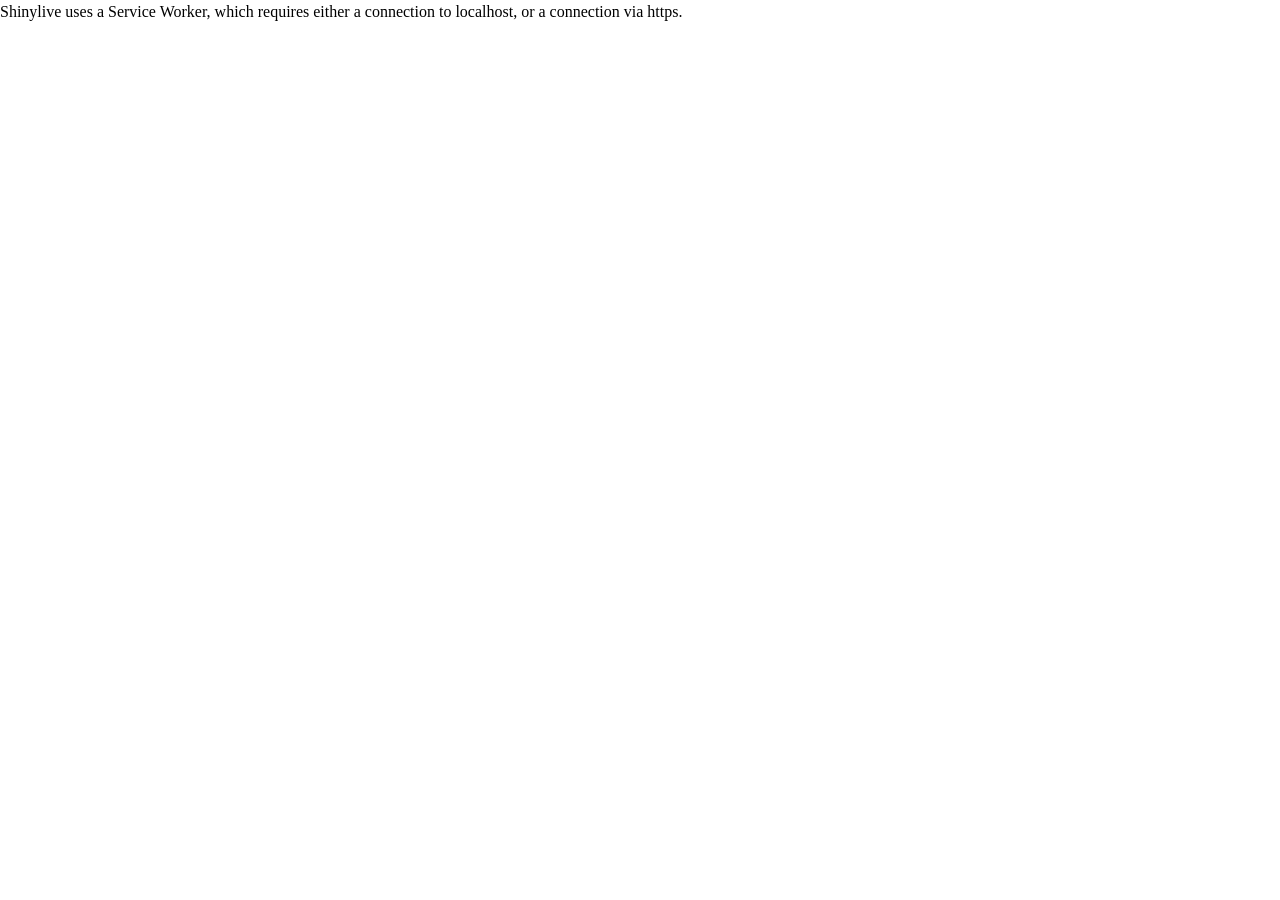
<file: app-web/index.html>
<!doctype html>
<html lang="en">
  <head>
    <meta charset="UTF-8" />
    <meta name="viewport" content="width=device-width, initial-scale=1.0" />
    <title>Shiny App</title>
    <script
      src="./shinylive/load-shinylive-sw.js"
      type="module"
    ></script>
    <script type="module">
      import { runExportedApp } from "./shinylive/shinylive.js";
      runExportedApp({
        id: "root",
        appEngine: "r",
        relPath: "",
      });
    </script>
    <link rel="stylesheet" href="./shinylive/style-resets.css" />
    <link rel="stylesheet" href="./shinylive/shinylive.css" />
    
  </head>
  <body>
    
    <div style="height: 100vh; width: 100vw" id="root"></div>
    
  </body>
</html>
</file>
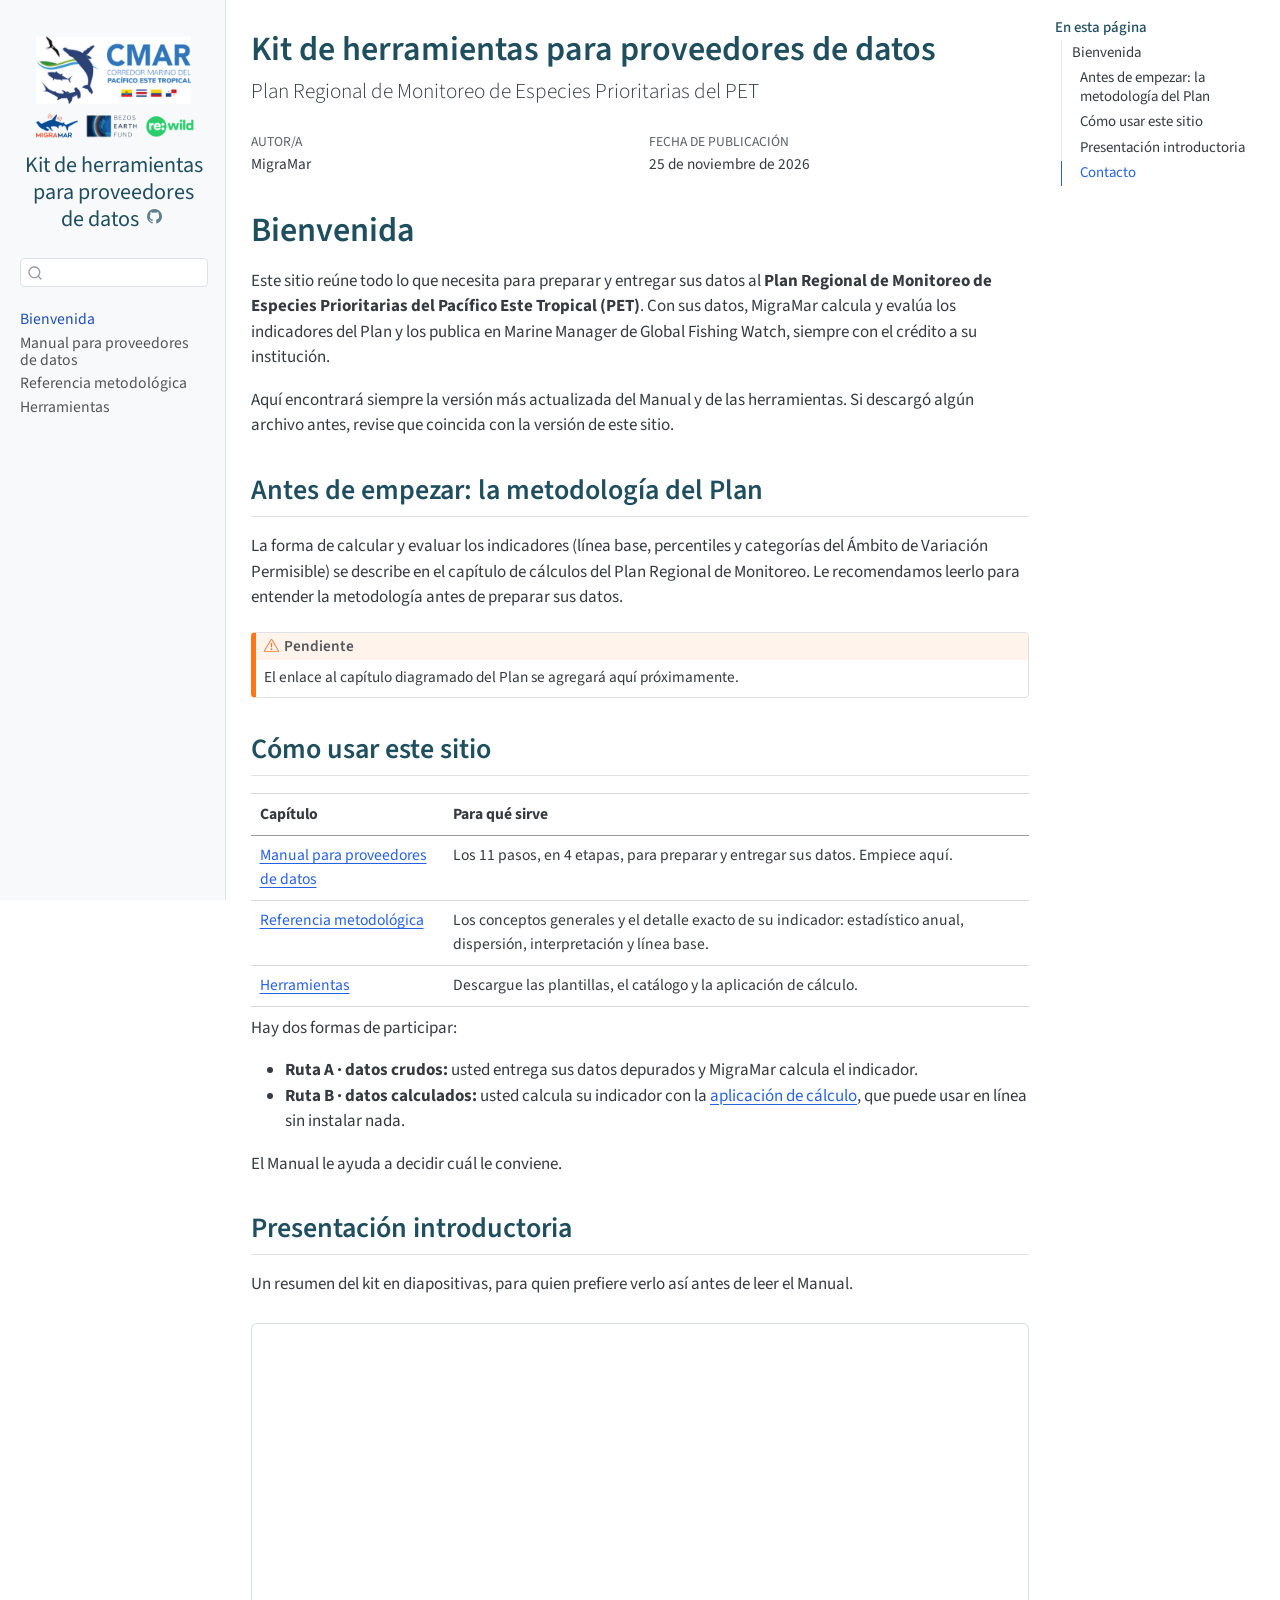
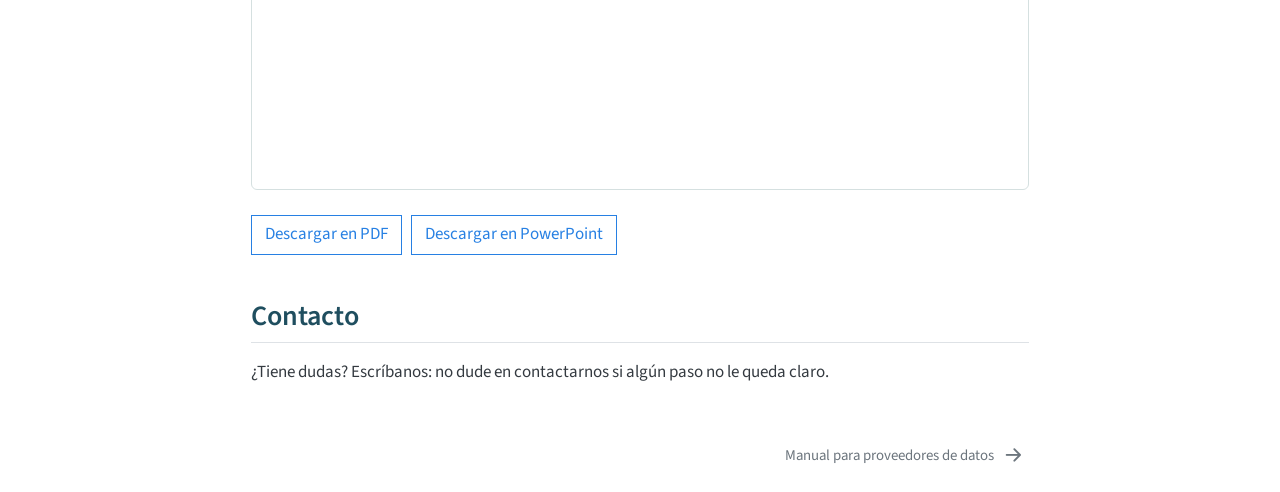
<file: docs/index.html>
<!DOCTYPE html>
<html xmlns="http://www.w3.org/1999/xhtml" lang="es" xml:lang="es"><head>

<meta charset="utf-8">
<meta name="generator" content="quarto-1.10.19">

<meta name="viewport" content="width=device-width, initial-scale=1.0, user-scalable=yes">

<meta name="author" content="MigraMar">

<title>Kit de herramientas para proveedores de datos</title>
<style>
/* Default styles provided by pandoc.
** See https://pandoc.org/MANUAL.html#variables-for-html for config info.
*/
span.smallcaps{font-variant: small-caps;}
div.columns{display: flex; gap: 1.5em;}
div.column{flex: auto;}
@media screen {
div.columns{gap: min(4vw, 1.5em);}
div.column{overflow-x: auto;}
}
div.hanging-indent{margin-left: 1.5em; text-indent: -1.5em;}
ul.task-list{list-style: none;}
ul.task-list li input[type="checkbox"] {
  width: 0.8em;
  margin: 0 0.8em 0.2em -1em; /* quarto-specific, see https://github.com/quarto-dev/quarto-cli/issues/4556 */ 
  vertical-align: middle;
}
</style>


<script src="site_libs/quarto-nav/quarto-nav.js"></script>
<script src="site_libs/clipboard/clipboard.min.js"></script>
<script src="site_libs/quarto-search/autocomplete.umd.js"></script>
<script src="site_libs/quarto-search/fuse.min.js"></script>
<script src="site_libs/quarto-search/quarto-search.js"></script>
<meta name="quarto:offset" content="./">
<link href="./manual.html" rel="next">
<script src="site_libs/quarto-html/quarto.js" type="module"></script>
<script src="site_libs/quarto-html/tabsets/tabsets.js" type="module"></script>
<script src="site_libs/quarto-html/popper.min.js"></script>
<script src="site_libs/quarto-html/tippy.umd.min.js"></script>
<script src="site_libs/quarto-html/anchor.min.js"></script>
<link href="site_libs/quarto-html/tippy.css" rel="stylesheet">
<link href="site_libs/quarto-html/quarto-syntax-highlighting-bf27225e3a48a9273f3daa8f8e829971.css" rel="stylesheet" id="quarto-text-highlighting-styles">
<script src="site_libs/bootstrap/bootstrap.min.js"></script>
<link href="site_libs/bootstrap/bootstrap-icons.css" rel="stylesheet">
<link href="site_libs/bootstrap/bootstrap-05d2b2d76074af863c97e8eaa51927da.min.css" rel="stylesheet" append-hash="true" id="quarto-bootstrap" data-mode="light">
<script id="quarto-search-options" type="application/json">{
  "location": "sidebar",
  "copy-button": false,
  "collapse-after": 3,
  "panel-placement": "start",
  "type": "textbox",
  "limit": 50,
  "keyboard-shortcut": [
    "f",
    "/",
    "s"
  ],
  "show-item-context": false,
  "language": {
    "search-no-results-text": "No se han encontrado resultados",
    "search-matching-documents-text": "documentos encontrados",
    "search-copy-link-title": "Copiar el enlace en la búsqueda",
    "search-hide-matches-text": "Ocultar resultados adicionales",
    "search-more-match-text": "resultado adicional en este documento",
    "search-more-matches-text": "resultados adicionales en este documento",
    "search-clear-button-title": "Borrar",
    "search-text-placeholder": "",
    "search-detached-cancel-button-title": "Cancelar",
    "search-submit-button-title": "Enviar",
    "search-label": "Buscar"
  }
}</script>


<link rel="stylesheet" href="styles.css">
</head>

<body class="nav-sidebar docked quarto-light">

<div id="quarto-search-results"></div>
  <header id="quarto-header" class="headroom fixed-top">
  <nav class="quarto-secondary-nav">
    <div class="container-fluid d-flex">
      <button type="button" class="quarto-btn-toggle btn" data-bs-toggle="collapse" role="button" data-bs-target=".quarto-sidebar-collapse-item" aria-controls="quarto-sidebar" aria-expanded="false" aria-label="Alternar barra lateral" onclick="if (window.quartoToggleHeadroom) { window.quartoToggleHeadroom(); }">
        <i class="bi bi-layout-text-sidebar-reverse"></i>
      </button>
        <nav class="quarto-page-breadcrumbs" aria-label="breadcrumb"><ol class="breadcrumb"><li class="breadcrumb-item"><a href="./index.html">Bienvenida</a></li></ol></nav>
        <a class="flex-grow-1" role="navigation" data-bs-toggle="collapse" data-bs-target=".quarto-sidebar-collapse-item" aria-controls="quarto-sidebar" aria-expanded="false" aria-label="Alternar barra lateral" onclick="if (window.quartoToggleHeadroom) { window.quartoToggleHeadroom(); }">      
        </a>
      <button type="button" class="btn quarto-search-button" aria-label="Buscar" onclick="window.quartoOpenSearch();">
        <i class="bi bi-search"></i>
      </button>
    </div>
  </nav>
</header>
<!-- content -->
<div id="quarto-content" class="quarto-container page-columns page-rows-contents page-layout-article">
<!-- sidebar -->
  <nav id="quarto-sidebar" class="sidebar collapse collapse-horizontal quarto-sidebar-collapse-item sidebar-navigation docked overflow-auto">
    <div class="pt-lg-2 mt-2 text-center sidebar-header sidebar-header-stacked">
      <a href="./index.html" class="sidebar-logo-link">
      <img src="./images/logos_organizaciones.png" alt="" class="sidebar-logo light-content py-0 d-lg-inline d-none">
      <img src="./images/logos_organizaciones.png" alt="" class="sidebar-logo dark-content py-0 d-lg-inline d-none">
      </a>
    <div class="sidebar-title mb-0 py-0">
      <a href="./">Kit de herramientas para proveedores de datos</a> 
        <div class="sidebar-tools-main">
    <a href="https://github.com/datamanagement-mgrmr/pet-proveedores-datos" title="Ejecutar el código" class="quarto-navigation-tool px-1" aria-label="Ejecutar el código"><i class="bi bi-github"></i></a>
</div>
    </div>
      </div>
        <div class="mt-2 flex-shrink-0 align-items-center">
        <div class="sidebar-search">
        <div id="quarto-search" class="" title="Buscar"></div>
        </div>
        </div>
    <div class="sidebar-menu-container"> 
    <ul class="list-unstyled mt-1">
        <li class="sidebar-item">
  <div class="sidebar-item-container"> 
  <a href="./index.html" class="sidebar-item-text sidebar-link active">
 <span class="menu-text">Bienvenida</span></a>
  </div>
</li>
        <li class="sidebar-item">
  <div class="sidebar-item-container"> 
  <a href="./manual.html" class="sidebar-item-text sidebar-link"><span class="chapter-title">Manual para proveedores de datos</span></a>
  </div>
</li>
        <li class="sidebar-item">
  <div class="sidebar-item-container"> 
  <a href="./referencia.html" class="sidebar-item-text sidebar-link"><span class="chapter-title">Referencia metodológica</span></a>
  </div>
</li>
        <li class="sidebar-item">
  <div class="sidebar-item-container"> 
  <a href="./herramientas.html" class="sidebar-item-text sidebar-link"><span class="chapter-title">Herramientas</span></a>
  </div>
</li>
    </ul>
    </div>
</nav>
<div id="quarto-sidebar-glass" class="quarto-sidebar-collapse-item" data-bs-toggle="collapse" data-bs-target=".quarto-sidebar-collapse-item"></div>
<!-- margin-sidebar -->
    <div id="quarto-margin-sidebar" class="sidebar margin-sidebar">
        <nav id="TOC" role="doc-toc" class="toc-active">
    <h2 id="toc-title">En esta página</h2>
   
  <ul>
  <li><a href="#bienvenida" id="toc-bienvenida" class="nav-link active" data-scroll-target="#bienvenida">Bienvenida</a>
  <ul class="collapse">
  <li><a href="#antes-de-empezar-la-metodología-del-plan" id="toc-antes-de-empezar-la-metodología-del-plan" class="nav-link" data-scroll-target="#antes-de-empezar-la-metodología-del-plan">Antes de empezar: la metodología del Plan</a></li>
  <li><a href="#cómo-usar-este-sitio" id="toc-cómo-usar-este-sitio" class="nav-link" data-scroll-target="#cómo-usar-este-sitio">Cómo usar este sitio</a></li>
  <li><a href="#presentación-introductoria" id="toc-presentación-introductoria" class="nav-link" data-scroll-target="#presentación-introductoria">Presentación introductoria</a></li>
  <li><a href="#contacto" id="toc-contacto" class="nav-link" data-scroll-target="#contacto">Contacto</a></li>
  </ul></li>
  </ul>
</nav>
    </div>
<!-- main -->
<main class="content" id="quarto-document-content">

<header id="title-block-header" class="quarto-title-block default">
<div class="quarto-title">
<h1 class="title">Kit de herramientas para proveedores de datos</h1>
<p class="subtitle lead">Plan Regional de Monitoreo de Especies Prioritarias del PET</p>
</div>



<div class="quarto-title-meta">

    <div>
    <div class="quarto-title-meta-heading">Autor/a</div>
    <div class="quarto-title-meta-contents">
             <p>MigraMar </p>
          </div>
  </div>
    
    <div>
    <div class="quarto-title-meta-heading">Fecha de publicación</div>
    <div class="quarto-title-meta-contents">
      <p class="date">25 de noviembre de 2026</p>
    </div>
  </div>
  
    
  </div>
  


</header>


<section id="bienvenida" class="level1 unnumbered">
<h1 class="unnumbered">Bienvenida</h1>
<p>Este sitio reúne todo lo que necesita para preparar y entregar sus datos al <strong>Plan Regional de Monitoreo de Especies Prioritarias del Pacífico Este Tropical (PET)</strong>. Con sus datos, MigraMar calcula y evalúa los indicadores del Plan y los publica en Marine Manager de Global Fishing Watch, siempre con el crédito a su institución.</p>
<p>Aquí encontrará siempre la versión más actualizada del Manual y de las herramientas. Si descargó algún archivo antes, revise que coincida con la versión de este sitio.</p>
<section id="antes-de-empezar-la-metodología-del-plan" class="level2">
<h2 class="anchored" data-anchor-id="antes-de-empezar-la-metodología-del-plan">Antes de empezar: la metodología del Plan</h2>
<p>La forma de calcular y evaluar los indicadores (línea base, percentiles y categorías del Ámbito de Variación Permisible) se describe en el capítulo de cálculos del Plan Regional de Monitoreo. Le recomendamos leerlo para entender la metodología antes de preparar sus datos.</p>
<div class="callout callout-style-default callout-warning callout-titled">
<div class="callout-header d-flex align-content-center">
<div class="callout-icon-container">
<i class="callout-icon"></i>
</div>
<div class="callout-title-container flex-fill">
<span class="screen-reader-only">Advertencia</span>Pendiente
</div>
</div>
<div class="callout-body-container callout-body">
<p>El enlace al capítulo diagramado del Plan se agregará aquí próximamente.</p>
</div>
</div>
<!-- Cuando esté listo, reemplace el aviso anterior por un enlace, por ejemplo:
[Leer el capítulo de cálculos del Plan](descargas/plan-monitoreo_capitulo-calculos.pdf){.btn .btn-primary target="_blank"}
-->
</section>
<section id="cómo-usar-este-sitio" class="level2">
<h2 class="anchored" data-anchor-id="cómo-usar-este-sitio">Cómo usar este sitio</h2>
<table class="caption-top table">
<thead>
<tr class="header">
<th>Capítulo</th>
<th>Para qué sirve</th>
</tr>
</thead>
<tbody>
<tr class="odd">
<td><a href="./manual.html">Manual para proveedores de datos</a></td>
<td>Los 11 pasos, en 4 etapas, para preparar y entregar sus datos. Empiece aquí.</td>
</tr>
<tr class="even">
<td><a href="./referencia.html">Referencia metodológica</a></td>
<td>Los conceptos generales y el detalle exacto de su indicador: estadístico anual, dispersión, interpretación y línea base.</td>
</tr>
<tr class="odd">
<td><a href="./herramientas.html">Herramientas</a></td>
<td>Descargue las plantillas, el catálogo y la aplicación de cálculo.</td>
</tr>
</tbody>
</table>
<p>Hay dos formas de participar:</p>
<ul>
<li><strong>Ruta A · datos crudos:</strong> usted entrega sus datos depurados y MigraMar calcula el indicador.</li>
<li><strong>Ruta B · datos calculados:</strong> usted calcula su indicador con la <a href="./manual.html#sec-ruta-b">aplicación de cálculo</a>, que puede usar en línea sin instalar nada.</li>
</ul>
<p>El Manual le ayuda a decidir cuál le conviene.</p>
</section>
<section id="presentación-introductoria" class="level2">
<h2 class="anchored" data-anchor-id="presentación-introductoria">Presentación introductoria</h2>
<p>Un resumen del kit en diapositivas, para quien prefiere verlo así antes de leer el Manual.</p>
<iframe src="descargas/presentacion-kit.pdf" class="visor-pdf" title="Presentación del kit de herramientas">
</iframe>
<p><a href="descargas/presentacion-kit.pdf" class="btn btn-outline-primary" download="presentacion-kit.pdf">Descargar en PDF</a> <a href="descargas/presentacion-kit.pptx" class="btn btn-outline-primary" download="presentacion-kit.pptx">Descargar en PowerPoint</a></p>
</section>
<section id="contacto" class="level2">
<h2 class="anchored" data-anchor-id="contacto">Contacto</h2>
<p>¿Tiene dudas? Escríbanos: no dude en contactarnos si algún paso no le queda claro.</p>


</section>
</section>

</main> <!-- /main -->
<script id="quarto-html-after-body" type="application/javascript">
  window.document.addEventListener("DOMContentLoaded", function (event) {
    const icon = "";
    const anchorJS = new window.AnchorJS();
    anchorJS.options = {
      placement: 'right',
      icon: icon
    };
    anchorJS.add('.anchored');
    const isCodeAnnotation = (el) => {
      for (const clz of el.classList) {
        if (clz.startsWith('code-annotation-')) {                     
          return true;
        }
      }
      return false;
    }
    const onCopySuccess = function(e) {
      // button target
      const button = e.trigger;
      // don't keep focus
      button.blur();
      // flash "checked"
      button.classList.add('code-copy-button-checked');
      var currentTitle = button.getAttribute("title");
      button.setAttribute("title", "Copiado");
      let tooltip;
      if (window.bootstrap) {
        button.setAttribute("data-bs-toggle", "tooltip");
        button.setAttribute("data-bs-placement", "left");
        button.setAttribute("data-bs-title", "Copiado");
        tooltip = new bootstrap.Tooltip(button, 
          { trigger: "manual", 
            customClass: "code-copy-button-tooltip",
            offset: [0, -8]});
        tooltip.show();    
      }
      setTimeout(function() {
        if (tooltip) {
          tooltip.hide();
          button.removeAttribute("data-bs-title");
          button.removeAttribute("data-bs-toggle");
          button.removeAttribute("data-bs-placement");
        }
        button.setAttribute("title", currentTitle);
        button.classList.remove('code-copy-button-checked');
      }, 1000);
      // clear code selection
      e.clearSelection();
    }
    const getTextToCopy = function(trigger) {
      const outerScaffold = trigger.parentElement.cloneNode(true);
      const codeEl = outerScaffold.querySelector('code');
      for (const childEl of codeEl.children) {
        if (isCodeAnnotation(childEl)) {
          childEl.remove();
        }
      }
      return codeEl.innerText;
    }
    const clipboard = new window.ClipboardJS('.code-copy-button:not([data-in-quarto-modal])', {
      text: getTextToCopy
    });
    clipboard.on('success', onCopySuccess);
    if (window.document.getElementById('quarto-embedded-source-code-modal')) {
      const clipboardModal = new window.ClipboardJS('.code-copy-button[data-in-quarto-modal]', {
        text: getTextToCopy,
        container: window.document.getElementById('quarto-embedded-source-code-modal')
      });
      clipboardModal.on('success', onCopySuccess);
    }
      var localhostRegex = new RegExp(/^(?:http|https):\/\/localhost\:?[0-9]*\//);
      var mailtoRegex = new RegExp(/^mailto:/);
        var filterRegex = new RegExp('/' + window.location.host + '/');
      var isInternal = (href) => {
          return filterRegex.test(href) || localhostRegex.test(href) || mailtoRegex.test(href);
      }
      // Inspect non-navigation links and adorn them if external
     var links = window.document.querySelectorAll('a[href]:not(.nav-link):not(.navbar-brand):not(.toc-action):not(.sidebar-link):not(.sidebar-item-toggle):not(.pagination-link):not(.no-external):not([aria-hidden]):not(.dropdown-item):not(.quarto-navigation-tool):not(.about-link)');
      for (var i=0; i<links.length; i++) {
        const link = links[i];
        if (!isInternal(link.href)) {
          // undo the damage that might have been done by quarto-nav.js in the case of
          // links that we want to consider external
          if (link.dataset.originalHref !== undefined) {
            link.href = link.dataset.originalHref;
          }
            // target, if specified
            link.setAttribute("target", "_blank");
            if (link.getAttribute("rel") === null) {
              link.setAttribute("rel", "noopener");
            }
        }
      }
    function tippyHover(el, contentFn, onTriggerFn, onUntriggerFn) {
      const config = {
        allowHTML: true,
        maxWidth: 500,
        delay: 100,
        arrow: false,
        appendTo: function(el) {
            return el.parentElement;
        },
        interactive: true,
        interactiveBorder: 10,
        theme: 'quarto',
        placement: 'bottom-start',
      };
      if (contentFn) {
        config.content = contentFn;
      }
      if (onTriggerFn) {
        config.onTrigger = onTriggerFn;
      }
      if (onUntriggerFn) {
        config.onUntrigger = onUntriggerFn;
      }
      window.tippy(el, config); 
    }
    const noterefs = window.document.querySelectorAll('a[role="doc-noteref"]');
    for (var i=0; i<noterefs.length; i++) {
      const ref = noterefs[i];
      tippyHover(ref, function() {
        // use id or data attribute instead here
        let href = ref.getAttribute('data-footnote-href') || ref.getAttribute('href');
        try { href = new URL(href).hash; } catch {}
        const id = href.replace(/^#\/?/, "");
        const note = window.document.getElementById(id);
        if (note) {
          return note.innerHTML;
        } else {
          return "";
        }
      });
    }
    const xrefs = window.document.querySelectorAll('a.quarto-xref');
    const processXRef = (id, note) => {
      // Strip column container classes
      const stripColumnClz = (el) => {
        el.classList.remove("page-full", "page-columns");
        if (el.children) {
          for (const child of el.children) {
            stripColumnClz(child);
          }
        }
      }
      stripColumnClz(note)
      if (id === null || id.startsWith('sec-')) {
        // Special case sections, only their first couple elements
        const container = document.createElement("div");
        if (note.children && note.children.length > 2) {
          container.appendChild(note.children[0].cloneNode(true));
          for (let i = 1; i < note.children.length; i++) {
            const child = note.children[i];
            if (child.tagName === "P" && child.innerText === "") {
              continue;
            } else {
              container.appendChild(child.cloneNode(true));
              break;
            }
          }
          if (window.Quarto?.typesetMath) {
            window.Quarto.typesetMath(container);
          }
          return container.innerHTML
        } else {
          if (window.Quarto?.typesetMath) {
            window.Quarto.typesetMath(note);
          }
          return note.innerHTML;
        }
      } else {
        // Remove any anchor links if they are present
        const anchorLink = note.querySelector('a.anchorjs-link');
        if (anchorLink) {
          anchorLink.remove();
        }
        if (window.Quarto?.typesetMath) {
          window.Quarto.typesetMath(note);
        }
        if (note.classList.contains("callout")) {
          return note.outerHTML;
        } else {
          return note.innerHTML;
        }
      }
    }
    for (var i=0; i<xrefs.length; i++) {
      const xref = xrefs[i];
      tippyHover(xref, undefined, function(instance) {
        instance.disable();
        let url = xref.getAttribute('href');
        let hash = undefined; 
        if (url.startsWith('#')) {
          hash = url;
        } else {
          try { hash = new URL(url).hash; } catch {}
        }
        if (hash) {
          const id = hash.replace(/^#\/?/, "");
          const note = window.document.getElementById(id);
          if (note !== null) {
            try {
              const html = processXRef(id, note.cloneNode(true));
              instance.setContent(html);
            } finally {
              instance.enable();
              instance.show();
            }
          } else {
            // See if we can fetch this
            fetch(url.split('#')[0])
            .then(res => res.text())
            .then(html => {
              const parser = new DOMParser();
              const htmlDoc = parser.parseFromString(html, "text/html");
              const note = htmlDoc.getElementById(id);
              if (note !== null) {
                const html = processXRef(id, note);
                instance.setContent(html);
              } 
            }).finally(() => {
              instance.enable();
              instance.show();
            });
          }
        } else {
          // See if we can fetch a full url (with no hash to target)
          // This is a special case and we should probably do some content thinning / targeting
          fetch(url)
          .then(res => res.text())
          .then(html => {
            const parser = new DOMParser();
            const htmlDoc = parser.parseFromString(html, "text/html");
            const note = htmlDoc.querySelector('main.content');
            if (note !== null) {
              // This should only happen for chapter cross references
              // (since there is no id in the URL)
              // remove the first header
              if (note.children.length > 0 && note.children[0].tagName === "HEADER") {
                note.children[0].remove();
              }
              const html = processXRef(null, note);
              instance.setContent(html);
            } 
          }).finally(() => {
            instance.enable();
            instance.show();
          });
        }
      }, function(instance) {
      });
    }
        let selectedAnnoteEl;
        const selectorForAnnotation = ( cell, annotation) => {
          let cellAttr = 'data-code-cell="' + cell + '"';
          let lineAttr = 'data-code-annotation="' +  annotation + '"';
          const selector = 'span[' + cellAttr + '][' + lineAttr + ']';
          return selector;
        }
        const selectCodeLines = (annoteEl) => {
          const doc = window.document;
          const targetCell = annoteEl.getAttribute("data-target-cell");
          const targetAnnotation = annoteEl.getAttribute("data-target-annotation");
          const annoteSpan = window.document.querySelector(selectorForAnnotation(targetCell, targetAnnotation));
          const lines = annoteSpan.getAttribute("data-code-lines").split(",");
          const lineIds = lines.map((line) => {
            return targetCell + "-" + line;
          })
          let top = null;
          let height = null;
          let parent = null;
          if (lineIds.length > 0) {
              //compute the position of the single el (top and bottom and make a div)
              const el = window.document.getElementById(lineIds[0]);
              top = el.offsetTop;
              height = el.offsetHeight;
              parent = el.parentElement.parentElement;
            if (lineIds.length > 1) {
              const lastEl = window.document.getElementById(lineIds[lineIds.length - 1]);
              const bottom = lastEl.offsetTop + lastEl.offsetHeight;
              height = bottom - top;
            }
            if (top !== null && height !== null && parent !== null) {
              // cook up a div (if necessary) and position it 
              let div = window.document.getElementById("code-annotation-line-highlight");
              if (div === null) {
                div = window.document.createElement("div");
                div.setAttribute("id", "code-annotation-line-highlight");
                div.style.position = 'absolute';
                parent.appendChild(div);
              }
              div.style.top = top - 2 + "px";
              div.style.height = height + 4 + "px";
              div.style.left = 0;
              let gutterDiv = window.document.getElementById("code-annotation-line-highlight-gutter");
              if (gutterDiv === null) {
                gutterDiv = window.document.createElement("div");
                gutterDiv.setAttribute("id", "code-annotation-line-highlight-gutter");
                gutterDiv.style.position = 'absolute';
                const codeCell = window.document.getElementById(targetCell);
                const gutter = codeCell.querySelector('.code-annotation-gutter');
                gutter.appendChild(gutterDiv);
              }
              gutterDiv.style.top = top - 2 + "px";
              gutterDiv.style.height = height + 4 + "px";
            }
            selectedAnnoteEl = annoteEl;
          }
        };
        const unselectCodeLines = () => {
          const elementsIds = ["code-annotation-line-highlight", "code-annotation-line-highlight-gutter"];
          elementsIds.forEach((elId) => {
            const div = window.document.getElementById(elId);
            if (div) {
              div.remove();
            }
          });
          selectedAnnoteEl = undefined;
        };
          // Handle positioning of the toggle
      window.addEventListener(
        "resize",
        throttle(() => {
          elRect = undefined;
          if (selectedAnnoteEl) {
            selectCodeLines(selectedAnnoteEl);
          }
        }, 10)
      );
      function throttle(fn, ms) {
      let throttle = false;
      let timer;
        return (...args) => {
          if(!throttle) { // first call gets through
              fn.apply(this, args);
              throttle = true;
          } else { // all the others get throttled
              if(timer) clearTimeout(timer); // cancel #2
              timer = setTimeout(() => {
                fn.apply(this, args);
                timer = throttle = false;
              }, ms);
          }
        };
      }
        // Attach click handler to the DT
        const annoteDls = window.document.querySelectorAll('dt[data-target-cell]');
        for (const annoteDlNode of annoteDls) {
          annoteDlNode.addEventListener('click', (event) => {
            const clickedEl = event.target;
            if (clickedEl !== selectedAnnoteEl) {
              unselectCodeLines();
              const activeEl = window.document.querySelector('dt[data-target-cell].code-annotation-active');
              if (activeEl) {
                activeEl.classList.remove('code-annotation-active');
              }
              selectCodeLines(clickedEl);
              clickedEl.classList.add('code-annotation-active');
            } else {
              // Unselect the line
              unselectCodeLines();
              clickedEl.classList.remove('code-annotation-active');
            }
          });
        }
    const findCites = (el) => {
      const parentEl = el.parentElement;
      if (parentEl) {
        const cites = parentEl.dataset.cites;
        if (cites) {
          return {
            el,
            cites: cites.split(' ')
          };
        } else {
          return findCites(el.parentElement)
        }
      } else {
        return undefined;
      }
    };
    var bibliorefs = window.document.querySelectorAll('a[role="doc-biblioref"]');
    for (var i=0; i<bibliorefs.length; i++) {
      const ref = bibliorefs[i];
      const citeInfo = findCites(ref);
      if (citeInfo) {
        tippyHover(citeInfo.el, function() {
          var popup = window.document.createElement('div');
          citeInfo.cites.forEach(function(cite) {
            var citeDiv = window.document.createElement('div');
            citeDiv.classList.add('hanging-indent');
            citeDiv.classList.add('csl-entry');
            var biblioDiv = window.document.getElementById('ref-' + cite);
            if (biblioDiv) {
              citeDiv.innerHTML = biblioDiv.innerHTML;
            }
            popup.appendChild(citeDiv);
          });
          return popup.innerHTML;
        });
      }
    }
  });
  </script>
<nav class="page-navigation">
  <div class="nav-page nav-page-previous">
  </div>
  <div class="nav-page nav-page-next">
      <a href="./manual.html" class="pagination-link" aria-label="Manual para proveedores de datos">
        <span class="nav-page-text"><span class="chapter-title">Manual para proveedores de datos</span></span> <i class="bi bi-arrow-right-short"></i>
      </a>
  </div>
</nav>
</div> <!-- /content -->




</body></html>
</file>
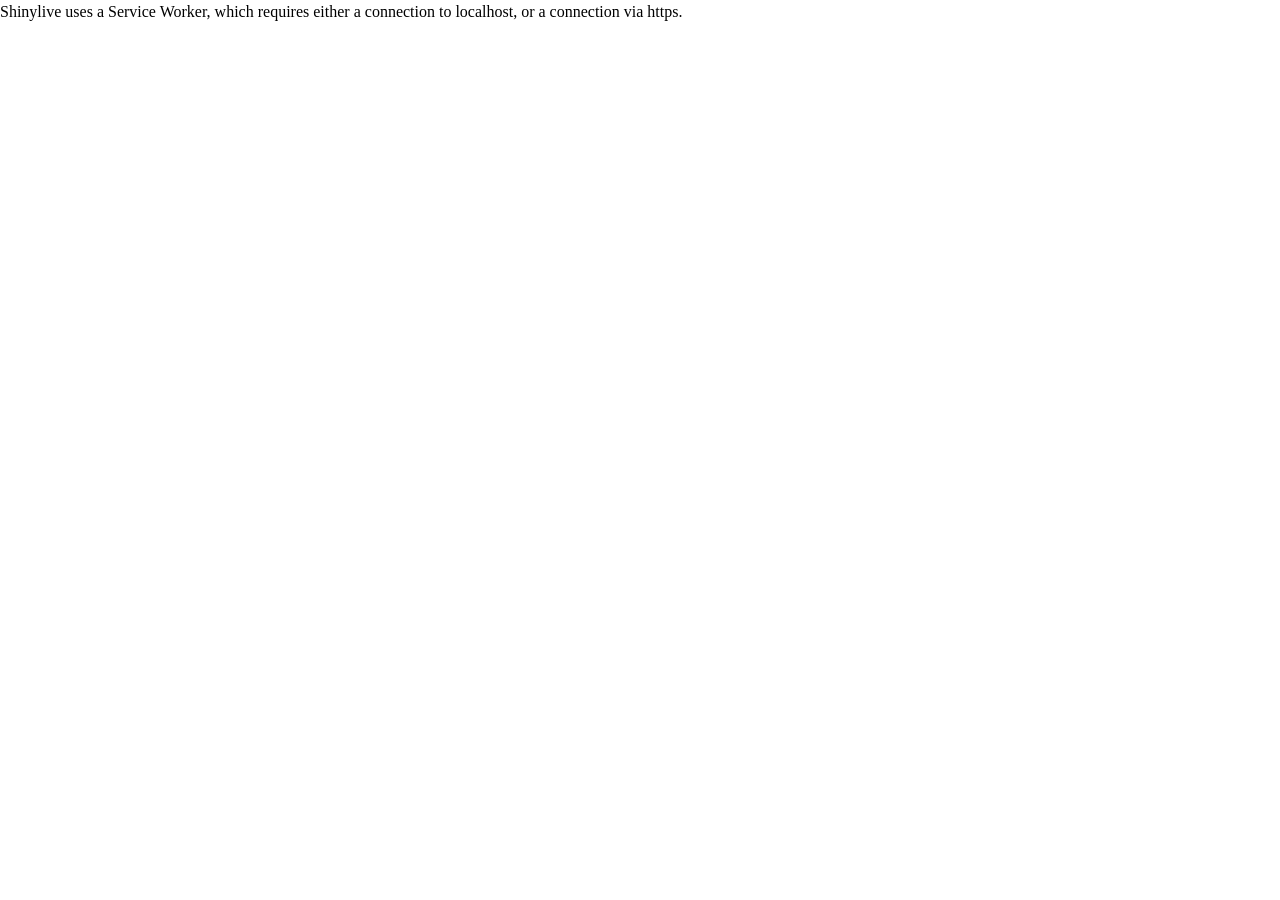
<file: app-web/edit/index.html>
<!doctype html>
<html xmlns="http://www.w3.org/1999/xhtml" lang="en">
  <head>
    <title>Redirect to editable app</title>
    <meta
      http-equiv="refresh"
      content="0;URL='../index.html?_shinylive-mode=editor-terminal-viewer'"
    />
  </head>
  <body></body>
</html>
</file>
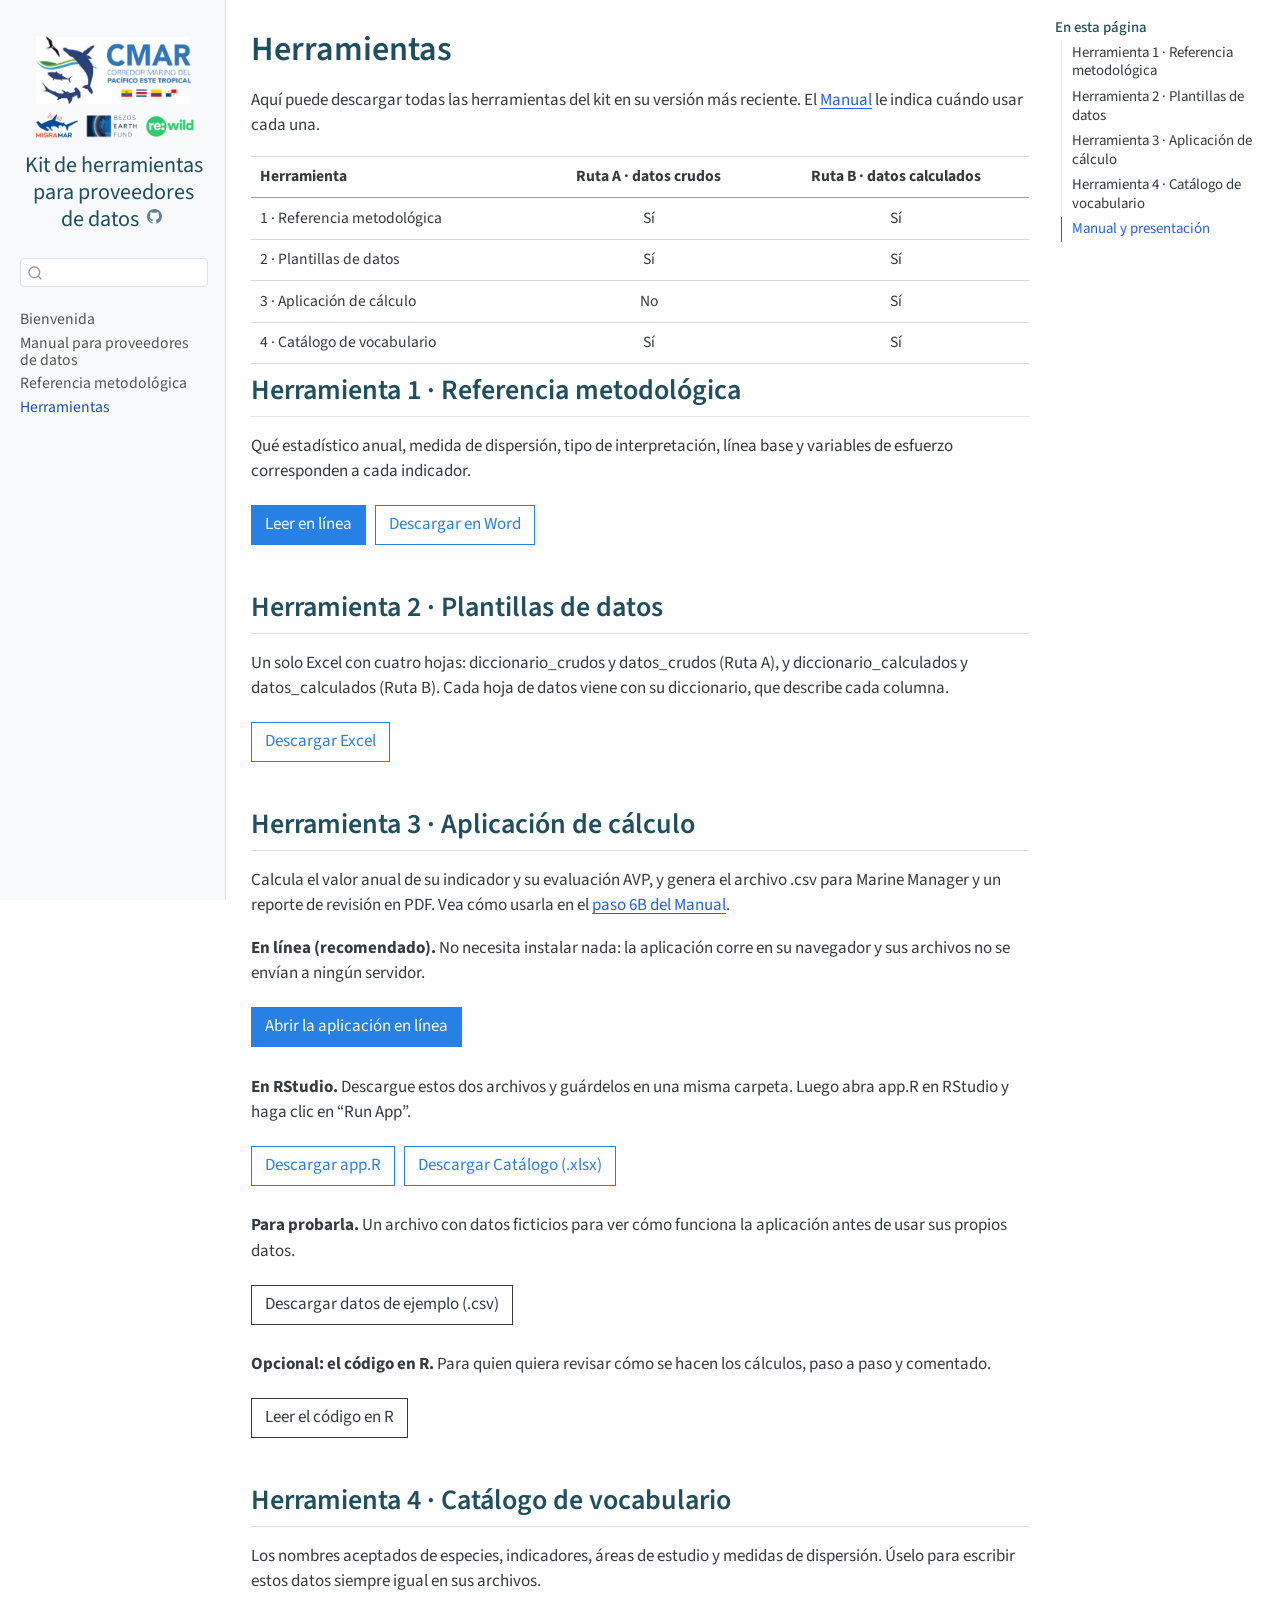
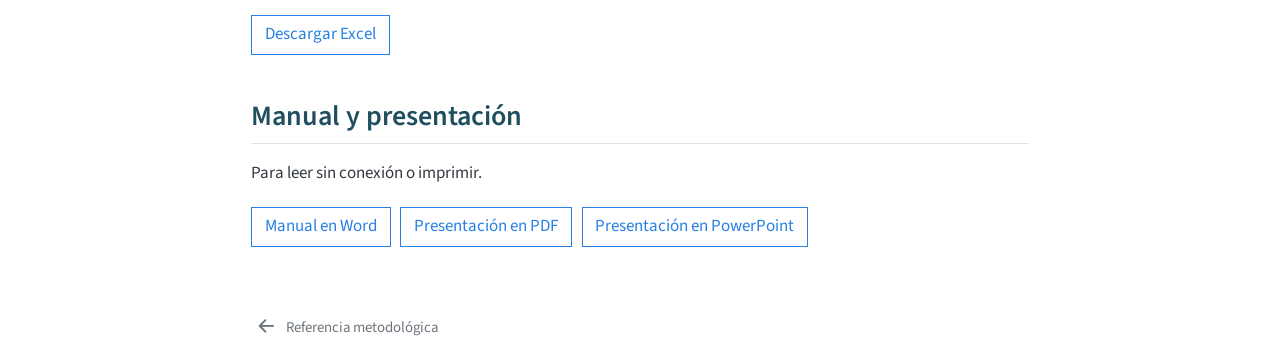
<file: docs/herramientas.html>
<!DOCTYPE html>
<html xmlns="http://www.w3.org/1999/xhtml" lang="es" xml:lang="es"><head>

<meta charset="utf-8">
<meta name="generator" content="quarto-1.10.19">

<meta name="viewport" content="width=device-width, initial-scale=1.0, user-scalable=yes">


<title>Herramientas – Kit de herramientas para proveedores de datos</title>
<style>
/* Default styles provided by pandoc.
** See https://pandoc.org/MANUAL.html#variables-for-html for config info.
*/
span.smallcaps{font-variant: small-caps;}
div.columns{display: flex; gap: 1.5em;}
div.column{flex: auto;}
@media screen {
div.columns{gap: min(4vw, 1.5em);}
div.column{overflow-x: auto;}
}
div.hanging-indent{margin-left: 1.5em; text-indent: -1.5em;}
ul.task-list{list-style: none;}
ul.task-list li input[type="checkbox"] {
  width: 0.8em;
  margin: 0 0.8em 0.2em -1em; /* quarto-specific, see https://github.com/quarto-dev/quarto-cli/issues/4556 */ 
  vertical-align: middle;
}
</style>


<script src="site_libs/quarto-nav/quarto-nav.js"></script>
<script src="site_libs/clipboard/clipboard.min.js"></script>
<script src="site_libs/quarto-search/autocomplete.umd.js"></script>
<script src="site_libs/quarto-search/fuse.min.js"></script>
<script src="site_libs/quarto-search/quarto-search.js"></script>
<meta name="quarto:offset" content="./">
<link href="./referencia.html" rel="prev">
<script src="site_libs/quarto-html/quarto.js" type="module"></script>
<script src="site_libs/quarto-html/tabsets/tabsets.js" type="module"></script>
<script src="site_libs/quarto-html/popper.min.js"></script>
<script src="site_libs/quarto-html/tippy.umd.min.js"></script>
<script src="site_libs/quarto-html/anchor.min.js"></script>
<link href="site_libs/quarto-html/tippy.css" rel="stylesheet">
<link href="site_libs/quarto-html/quarto-syntax-highlighting-bf27225e3a48a9273f3daa8f8e829971.css" rel="stylesheet" id="quarto-text-highlighting-styles">
<script src="site_libs/bootstrap/bootstrap.min.js"></script>
<link href="site_libs/bootstrap/bootstrap-icons.css" rel="stylesheet">
<link href="site_libs/bootstrap/bootstrap-05d2b2d76074af863c97e8eaa51927da.min.css" rel="stylesheet" append-hash="true" id="quarto-bootstrap" data-mode="light">
<script id="quarto-search-options" type="application/json">{
  "location": "sidebar",
  "copy-button": false,
  "collapse-after": 3,
  "panel-placement": "start",
  "type": "textbox",
  "limit": 50,
  "keyboard-shortcut": [
    "f",
    "/",
    "s"
  ],
  "show-item-context": false,
  "language": {
    "search-no-results-text": "No se han encontrado resultados",
    "search-matching-documents-text": "documentos encontrados",
    "search-copy-link-title": "Copiar el enlace en la búsqueda",
    "search-hide-matches-text": "Ocultar resultados adicionales",
    "search-more-match-text": "resultado adicional en este documento",
    "search-more-matches-text": "resultados adicionales en este documento",
    "search-clear-button-title": "Borrar",
    "search-text-placeholder": "",
    "search-detached-cancel-button-title": "Cancelar",
    "search-submit-button-title": "Enviar",
    "search-label": "Buscar"
  }
}</script>


<link rel="stylesheet" href="styles.css">
</head>

<body class="nav-sidebar docked quarto-light">

<div id="quarto-search-results"></div>
  <header id="quarto-header" class="headroom fixed-top">
  <nav class="quarto-secondary-nav">
    <div class="container-fluid d-flex">
      <button type="button" class="quarto-btn-toggle btn" data-bs-toggle="collapse" role="button" data-bs-target=".quarto-sidebar-collapse-item" aria-controls="quarto-sidebar" aria-expanded="false" aria-label="Alternar barra lateral" onclick="if (window.quartoToggleHeadroom) { window.quartoToggleHeadroom(); }">
        <i class="bi bi-layout-text-sidebar-reverse"></i>
      </button>
        <nav class="quarto-page-breadcrumbs" aria-label="breadcrumb"><ol class="breadcrumb"><li class="breadcrumb-item"><a href="./herramientas.html"><span class="chapter-title">Herramientas</span></a></li></ol></nav>
        <a class="flex-grow-1" role="navigation" data-bs-toggle="collapse" data-bs-target=".quarto-sidebar-collapse-item" aria-controls="quarto-sidebar" aria-expanded="false" aria-label="Alternar barra lateral" onclick="if (window.quartoToggleHeadroom) { window.quartoToggleHeadroom(); }">      
        </a>
      <button type="button" class="btn quarto-search-button" aria-label="Buscar" onclick="window.quartoOpenSearch();">
        <i class="bi bi-search"></i>
      </button>
    </div>
  </nav>
</header>
<!-- content -->
<div id="quarto-content" class="quarto-container page-columns page-rows-contents page-layout-article">
<!-- sidebar -->
  <nav id="quarto-sidebar" class="sidebar collapse collapse-horizontal quarto-sidebar-collapse-item sidebar-navigation docked overflow-auto">
    <div class="pt-lg-2 mt-2 text-center sidebar-header sidebar-header-stacked">
      <a href="./index.html" class="sidebar-logo-link">
      <img src="./images/logos_organizaciones.png" alt="" class="sidebar-logo light-content py-0 d-lg-inline d-none">
      <img src="./images/logos_organizaciones.png" alt="" class="sidebar-logo dark-content py-0 d-lg-inline d-none">
      </a>
    <div class="sidebar-title mb-0 py-0">
      <a href="./">Kit de herramientas para proveedores de datos</a> 
        <div class="sidebar-tools-main">
    <a href="https://github.com/datamanagement-mgrmr/pet-proveedores-datos" title="Ejecutar el código" class="quarto-navigation-tool px-1" aria-label="Ejecutar el código"><i class="bi bi-github"></i></a>
</div>
    </div>
      </div>
        <div class="mt-2 flex-shrink-0 align-items-center">
        <div class="sidebar-search">
        <div id="quarto-search" class="" title="Buscar"></div>
        </div>
        </div>
    <div class="sidebar-menu-container"> 
    <ul class="list-unstyled mt-1">
        <li class="sidebar-item">
  <div class="sidebar-item-container"> 
  <a href="./index.html" class="sidebar-item-text sidebar-link">
 <span class="menu-text">Bienvenida</span></a>
  </div>
</li>
        <li class="sidebar-item">
  <div class="sidebar-item-container"> 
  <a href="./manual.html" class="sidebar-item-text sidebar-link"><span class="chapter-title">Manual para proveedores de datos</span></a>
  </div>
</li>
        <li class="sidebar-item">
  <div class="sidebar-item-container"> 
  <a href="./referencia.html" class="sidebar-item-text sidebar-link"><span class="chapter-title">Referencia metodológica</span></a>
  </div>
</li>
        <li class="sidebar-item">
  <div class="sidebar-item-container"> 
  <a href="./herramientas.html" class="sidebar-item-text sidebar-link active"><span class="chapter-title">Herramientas</span></a>
  </div>
</li>
    </ul>
    </div>
</nav>
<div id="quarto-sidebar-glass" class="quarto-sidebar-collapse-item" data-bs-toggle="collapse" data-bs-target=".quarto-sidebar-collapse-item"></div>
<!-- margin-sidebar -->
    <div id="quarto-margin-sidebar" class="sidebar margin-sidebar">
        <nav id="TOC" role="doc-toc" class="toc-active">
    <h2 id="toc-title">En esta página</h2>
   
  <ul>
  <li><a href="#sec-h1" id="toc-sec-h1" class="nav-link active" data-scroll-target="#sec-h1">Herramienta 1 · Referencia metodológica</a></li>
  <li><a href="#sec-h2" id="toc-sec-h2" class="nav-link" data-scroll-target="#sec-h2">Herramienta 2 · Plantillas de datos</a></li>
  <li><a href="#sec-h3" id="toc-sec-h3" class="nav-link" data-scroll-target="#sec-h3">Herramienta 3 · Aplicación de cálculo</a></li>
  <li><a href="#sec-h4" id="toc-sec-h4" class="nav-link" data-scroll-target="#sec-h4">Herramienta 4 · Catálogo de vocabulario</a></li>
  <li><a href="#manual-y-presentación" id="toc-manual-y-presentación" class="nav-link" data-scroll-target="#manual-y-presentación">Manual y presentación</a></li>
  </ul>
</nav>
    </div>
<!-- main -->
<main class="content" id="quarto-document-content">

<header id="title-block-header" class="quarto-title-block default">
<div class="quarto-title">
<h1 class="title"><span id="sec-herramientas" class="quarto-section-identifier"><span class="chapter-title">Herramientas</span></span></h1>
</div>



<div class="quarto-title-meta">

    
  
    
  </div>
  


</header>


<p>Aquí puede descargar todas las herramientas del kit en su versión más reciente. El <a href="./manual.html">Manual</a> le indica cuándo usar cada una.</p>
<table class="caption-top table">
<thead>
<tr class="header">
<th>Herramienta</th>
<th style="text-align: center;">Ruta A · datos crudos</th>
<th style="text-align: center;">Ruta B · datos calculados</th>
</tr>
</thead>
<tbody>
<tr class="odd">
<td>1 · Referencia metodológica</td>
<td style="text-align: center;">Sí</td>
<td style="text-align: center;">Sí</td>
</tr>
<tr class="even">
<td>2 · Plantillas de datos</td>
<td style="text-align: center;">Sí</td>
<td style="text-align: center;">Sí</td>
</tr>
<tr class="odd">
<td>3 · Aplicación de cálculo</td>
<td style="text-align: center;">No</td>
<td style="text-align: center;">Sí</td>
</tr>
<tr class="even">
<td>4 · Catálogo de vocabulario</td>
<td style="text-align: center;">Sí</td>
<td style="text-align: center;">Sí</td>
</tr>
</tbody>
</table>
<section id="sec-h1" class="level2">
<h2 class="anchored" data-anchor-id="sec-h1">Herramienta 1 · Referencia metodológica</h2>
<p>Qué estadístico anual, medida de dispersión, tipo de interpretación, línea base y variables de esfuerzo corresponden a cada indicador.</p>
<p><a href="./referencia.html" class="btn btn-primary">Leer en línea</a> <a href="descargas/H1_referencia-metodologica.docx" class="btn btn-outline-primary" download="H1_referencia-metodologica.docx">Descargar en Word</a></p>
</section>
<section id="sec-h2" class="level2">
<h2 class="anchored" data-anchor-id="sec-h2">Herramienta 2 · Plantillas de datos</h2>
<p>Un solo Excel con cuatro hojas: diccionario_crudos y datos_crudos (Ruta A), y diccionario_calculados y datos_calculados (Ruta B). Cada hoja de datos viene con su diccionario, que describe cada columna.</p>
<p><a href="descargas/H2_plantillas-datos.xlsx" class="btn btn-outline-primary" download="H2_plantillas-datos.xlsx">Descargar Excel</a></p>
</section>
<section id="sec-h3" class="level2">
<h2 class="anchored" data-anchor-id="sec-h3">Herramienta 3 · Aplicación de cálculo</h2>
<p>Calcula el valor anual de su indicador y su evaluación AVP, y genera el archivo .csv para Marine Manager y un reporte de revisión en PDF. Vea cómo usarla en el <a href="./manual.html#sec-ruta-b">paso 6B del Manual</a>.</p>
<p><strong>En línea (recomendado).</strong> No necesita instalar nada: la aplicación corre en su navegador y sus archivos no se envían a ningún servidor.</p>
<p><a href="app-web/index.html" class="btn btn-primary" target="_blank">Abrir la aplicación en línea</a></p>
<p><strong>En RStudio.</strong> Descargue estos dos archivos y guárdelos en una misma carpeta. Luego abra app.R en RStudio y haga clic en “Run App”.</p>
<p><a href="descargas/app.R" class="btn btn-outline-primary" download="app.R">Descargar app.R</a> <a href="descargas/H4_catalogo-vocabulario.xlsx" class="btn btn-outline-primary" download="H4_catalogo-vocabulario.xlsx">Descargar Catálogo (.xlsx)</a></p>
<p><strong>Para probarla.</strong> Un archivo con datos ficticios para ver cómo funciona la aplicación antes de usar sus propios datos.</p>
<p><a href="descargas/ejemplo_ficticio_SLE-01_cocos_island.csv" class="btn btn-outline-secondary" download="ejemplo_ficticio_SLE-01_cocos_island.csv">Descargar datos de ejemplo (.csv)</a></p>
<p><strong>Opcional: el código en R.</strong> Para quien quiera revisar cómo se hacen los cálculos, paso a paso y comentado.</p>
<p><a href="descargas/codigo-R_calculo-indicadores-sinGAMM.html" class="btn btn-outline-secondary" target="_blank">Leer el código en R</a></p>
</section>
<section id="sec-h4" class="level2">
<h2 class="anchored" data-anchor-id="sec-h4">Herramienta 4 · Catálogo de vocabulario</h2>
<p>Los nombres aceptados de especies, indicadores, áreas de estudio y medidas de dispersión. Úselo para escribir estos datos siempre igual en sus archivos.</p>
<p><a href="descargas/H4_catalogo-vocabulario.xlsx" class="btn btn-outline-primary" download="H4_catalogo-vocabulario.xlsx">Descargar Excel</a></p>
</section>
<section id="manual-y-presentación" class="level2">
<h2 class="anchored" data-anchor-id="manual-y-presentación">Manual y presentación</h2>
<p>Para leer sin conexión o imprimir.</p>
<p><a href="descargas/Manual_proveedores_datos.docx" class="btn btn-outline-primary" download="Manual_proveedores_datos.docx">Manual en Word</a> <a href="descargas/presentacion-kit.pdf" class="btn btn-outline-primary" download="presentacion-kit.pdf">Presentación en PDF</a> <a href="descargas/presentacion-kit.pptx" class="btn btn-outline-primary" download="presentacion-kit.pptx">Presentación en PowerPoint</a></p>


</section>

</main> <!-- /main -->
<script id="quarto-html-after-body" type="application/javascript">
  window.document.addEventListener("DOMContentLoaded", function (event) {
    const icon = "";
    const anchorJS = new window.AnchorJS();
    anchorJS.options = {
      placement: 'right',
      icon: icon
    };
    anchorJS.add('.anchored');
    const isCodeAnnotation = (el) => {
      for (const clz of el.classList) {
        if (clz.startsWith('code-annotation-')) {                     
          return true;
        }
      }
      return false;
    }
    const onCopySuccess = function(e) {
      // button target
      const button = e.trigger;
      // don't keep focus
      button.blur();
      // flash "checked"
      button.classList.add('code-copy-button-checked');
      var currentTitle = button.getAttribute("title");
      button.setAttribute("title", "Copiado");
      let tooltip;
      if (window.bootstrap) {
        button.setAttribute("data-bs-toggle", "tooltip");
        button.setAttribute("data-bs-placement", "left");
        button.setAttribute("data-bs-title", "Copiado");
        tooltip = new bootstrap.Tooltip(button, 
          { trigger: "manual", 
            customClass: "code-copy-button-tooltip",
            offset: [0, -8]});
        tooltip.show();    
      }
      setTimeout(function() {
        if (tooltip) {
          tooltip.hide();
          button.removeAttribute("data-bs-title");
          button.removeAttribute("data-bs-toggle");
          button.removeAttribute("data-bs-placement");
        }
        button.setAttribute("title", currentTitle);
        button.classList.remove('code-copy-button-checked');
      }, 1000);
      // clear code selection
      e.clearSelection();
    }
    const getTextToCopy = function(trigger) {
      const outerScaffold = trigger.parentElement.cloneNode(true);
      const codeEl = outerScaffold.querySelector('code');
      for (const childEl of codeEl.children) {
        if (isCodeAnnotation(childEl)) {
          childEl.remove();
        }
      }
      return codeEl.innerText;
    }
    const clipboard = new window.ClipboardJS('.code-copy-button:not([data-in-quarto-modal])', {
      text: getTextToCopy
    });
    clipboard.on('success', onCopySuccess);
    if (window.document.getElementById('quarto-embedded-source-code-modal')) {
      const clipboardModal = new window.ClipboardJS('.code-copy-button[data-in-quarto-modal]', {
        text: getTextToCopy,
        container: window.document.getElementById('quarto-embedded-source-code-modal')
      });
      clipboardModal.on('success', onCopySuccess);
    }
      var localhostRegex = new RegExp(/^(?:http|https):\/\/localhost\:?[0-9]*\//);
      var mailtoRegex = new RegExp(/^mailto:/);
        var filterRegex = new RegExp('/' + window.location.host + '/');
      var isInternal = (href) => {
          return filterRegex.test(href) || localhostRegex.test(href) || mailtoRegex.test(href);
      }
      // Inspect non-navigation links and adorn them if external
     var links = window.document.querySelectorAll('a[href]:not(.nav-link):not(.navbar-brand):not(.toc-action):not(.sidebar-link):not(.sidebar-item-toggle):not(.pagination-link):not(.no-external):not([aria-hidden]):not(.dropdown-item):not(.quarto-navigation-tool):not(.about-link)');
      for (var i=0; i<links.length; i++) {
        const link = links[i];
        if (!isInternal(link.href)) {
          // undo the damage that might have been done by quarto-nav.js in the case of
          // links that we want to consider external
          if (link.dataset.originalHref !== undefined) {
            link.href = link.dataset.originalHref;
          }
            // target, if specified
            link.setAttribute("target", "_blank");
            if (link.getAttribute("rel") === null) {
              link.setAttribute("rel", "noopener");
            }
        }
      }
    function tippyHover(el, contentFn, onTriggerFn, onUntriggerFn) {
      const config = {
        allowHTML: true,
        maxWidth: 500,
        delay: 100,
        arrow: false,
        appendTo: function(el) {
            return el.parentElement;
        },
        interactive: true,
        interactiveBorder: 10,
        theme: 'quarto',
        placement: 'bottom-start',
      };
      if (contentFn) {
        config.content = contentFn;
      }
      if (onTriggerFn) {
        config.onTrigger = onTriggerFn;
      }
      if (onUntriggerFn) {
        config.onUntrigger = onUntriggerFn;
      }
      window.tippy(el, config); 
    }
    const noterefs = window.document.querySelectorAll('a[role="doc-noteref"]');
    for (var i=0; i<noterefs.length; i++) {
      const ref = noterefs[i];
      tippyHover(ref, function() {
        // use id or data attribute instead here
        let href = ref.getAttribute('data-footnote-href') || ref.getAttribute('href');
        try { href = new URL(href).hash; } catch {}
        const id = href.replace(/^#\/?/, "");
        const note = window.document.getElementById(id);
        if (note) {
          return note.innerHTML;
        } else {
          return "";
        }
      });
    }
    const xrefs = window.document.querySelectorAll('a.quarto-xref');
    const processXRef = (id, note) => {
      // Strip column container classes
      const stripColumnClz = (el) => {
        el.classList.remove("page-full", "page-columns");
        if (el.children) {
          for (const child of el.children) {
            stripColumnClz(child);
          }
        }
      }
      stripColumnClz(note)
      if (id === null || id.startsWith('sec-')) {
        // Special case sections, only their first couple elements
        const container = document.createElement("div");
        if (note.children && note.children.length > 2) {
          container.appendChild(note.children[0].cloneNode(true));
          for (let i = 1; i < note.children.length; i++) {
            const child = note.children[i];
            if (child.tagName === "P" && child.innerText === "") {
              continue;
            } else {
              container.appendChild(child.cloneNode(true));
              break;
            }
          }
          if (window.Quarto?.typesetMath) {
            window.Quarto.typesetMath(container);
          }
          return container.innerHTML
        } else {
          if (window.Quarto?.typesetMath) {
            window.Quarto.typesetMath(note);
          }
          return note.innerHTML;
        }
      } else {
        // Remove any anchor links if they are present
        const anchorLink = note.querySelector('a.anchorjs-link');
        if (anchorLink) {
          anchorLink.remove();
        }
        if (window.Quarto?.typesetMath) {
          window.Quarto.typesetMath(note);
        }
        if (note.classList.contains("callout")) {
          return note.outerHTML;
        } else {
          return note.innerHTML;
        }
      }
    }
    for (var i=0; i<xrefs.length; i++) {
      const xref = xrefs[i];
      tippyHover(xref, undefined, function(instance) {
        instance.disable();
        let url = xref.getAttribute('href');
        let hash = undefined; 
        if (url.startsWith('#')) {
          hash = url;
        } else {
          try { hash = new URL(url).hash; } catch {}
        }
        if (hash) {
          const id = hash.replace(/^#\/?/, "");
          const note = window.document.getElementById(id);
          if (note !== null) {
            try {
              const html = processXRef(id, note.cloneNode(true));
              instance.setContent(html);
            } finally {
              instance.enable();
              instance.show();
            }
          } else {
            // See if we can fetch this
            fetch(url.split('#')[0])
            .then(res => res.text())
            .then(html => {
              const parser = new DOMParser();
              const htmlDoc = parser.parseFromString(html, "text/html");
              const note = htmlDoc.getElementById(id);
              if (note !== null) {
                const html = processXRef(id, note);
                instance.setContent(html);
              } 
            }).finally(() => {
              instance.enable();
              instance.show();
            });
          }
        } else {
          // See if we can fetch a full url (with no hash to target)
          // This is a special case and we should probably do some content thinning / targeting
          fetch(url)
          .then(res => res.text())
          .then(html => {
            const parser = new DOMParser();
            const htmlDoc = parser.parseFromString(html, "text/html");
            const note = htmlDoc.querySelector('main.content');
            if (note !== null) {
              // This should only happen for chapter cross references
              // (since there is no id in the URL)
              // remove the first header
              if (note.children.length > 0 && note.children[0].tagName === "HEADER") {
                note.children[0].remove();
              }
              const html = processXRef(null, note);
              instance.setContent(html);
            } 
          }).finally(() => {
            instance.enable();
            instance.show();
          });
        }
      }, function(instance) {
      });
    }
        let selectedAnnoteEl;
        const selectorForAnnotation = ( cell, annotation) => {
          let cellAttr = 'data-code-cell="' + cell + '"';
          let lineAttr = 'data-code-annotation="' +  annotation + '"';
          const selector = 'span[' + cellAttr + '][' + lineAttr + ']';
          return selector;
        }
        const selectCodeLines = (annoteEl) => {
          const doc = window.document;
          const targetCell = annoteEl.getAttribute("data-target-cell");
          const targetAnnotation = annoteEl.getAttribute("data-target-annotation");
          const annoteSpan = window.document.querySelector(selectorForAnnotation(targetCell, targetAnnotation));
          const lines = annoteSpan.getAttribute("data-code-lines").split(",");
          const lineIds = lines.map((line) => {
            return targetCell + "-" + line;
          })
          let top = null;
          let height = null;
          let parent = null;
          if (lineIds.length > 0) {
              //compute the position of the single el (top and bottom and make a div)
              const el = window.document.getElementById(lineIds[0]);
              top = el.offsetTop;
              height = el.offsetHeight;
              parent = el.parentElement.parentElement;
            if (lineIds.length > 1) {
              const lastEl = window.document.getElementById(lineIds[lineIds.length - 1]);
              const bottom = lastEl.offsetTop + lastEl.offsetHeight;
              height = bottom - top;
            }
            if (top !== null && height !== null && parent !== null) {
              // cook up a div (if necessary) and position it 
              let div = window.document.getElementById("code-annotation-line-highlight");
              if (div === null) {
                div = window.document.createElement("div");
                div.setAttribute("id", "code-annotation-line-highlight");
                div.style.position = 'absolute';
                parent.appendChild(div);
              }
              div.style.top = top - 2 + "px";
              div.style.height = height + 4 + "px";
              div.style.left = 0;
              let gutterDiv = window.document.getElementById("code-annotation-line-highlight-gutter");
              if (gutterDiv === null) {
                gutterDiv = window.document.createElement("div");
                gutterDiv.setAttribute("id", "code-annotation-line-highlight-gutter");
                gutterDiv.style.position = 'absolute';
                const codeCell = window.document.getElementById(targetCell);
                const gutter = codeCell.querySelector('.code-annotation-gutter');
                gutter.appendChild(gutterDiv);
              }
              gutterDiv.style.top = top - 2 + "px";
              gutterDiv.style.height = height + 4 + "px";
            }
            selectedAnnoteEl = annoteEl;
          }
        };
        const unselectCodeLines = () => {
          const elementsIds = ["code-annotation-line-highlight", "code-annotation-line-highlight-gutter"];
          elementsIds.forEach((elId) => {
            const div = window.document.getElementById(elId);
            if (div) {
              div.remove();
            }
          });
          selectedAnnoteEl = undefined;
        };
          // Handle positioning of the toggle
      window.addEventListener(
        "resize",
        throttle(() => {
          elRect = undefined;
          if (selectedAnnoteEl) {
            selectCodeLines(selectedAnnoteEl);
          }
        }, 10)
      );
      function throttle(fn, ms) {
      let throttle = false;
      let timer;
        return (...args) => {
          if(!throttle) { // first call gets through
              fn.apply(this, args);
              throttle = true;
          } else { // all the others get throttled
              if(timer) clearTimeout(timer); // cancel #2
              timer = setTimeout(() => {
                fn.apply(this, args);
                timer = throttle = false;
              }, ms);
          }
        };
      }
        // Attach click handler to the DT
        const annoteDls = window.document.querySelectorAll('dt[data-target-cell]');
        for (const annoteDlNode of annoteDls) {
          annoteDlNode.addEventListener('click', (event) => {
            const clickedEl = event.target;
            if (clickedEl !== selectedAnnoteEl) {
              unselectCodeLines();
              const activeEl = window.document.querySelector('dt[data-target-cell].code-annotation-active');
              if (activeEl) {
                activeEl.classList.remove('code-annotation-active');
              }
              selectCodeLines(clickedEl);
              clickedEl.classList.add('code-annotation-active');
            } else {
              // Unselect the line
              unselectCodeLines();
              clickedEl.classList.remove('code-annotation-active');
            }
          });
        }
    const findCites = (el) => {
      const parentEl = el.parentElement;
      if (parentEl) {
        const cites = parentEl.dataset.cites;
        if (cites) {
          return {
            el,
            cites: cites.split(' ')
          };
        } else {
          return findCites(el.parentElement)
        }
      } else {
        return undefined;
      }
    };
    var bibliorefs = window.document.querySelectorAll('a[role="doc-biblioref"]');
    for (var i=0; i<bibliorefs.length; i++) {
      const ref = bibliorefs[i];
      const citeInfo = findCites(ref);
      if (citeInfo) {
        tippyHover(citeInfo.el, function() {
          var popup = window.document.createElement('div');
          citeInfo.cites.forEach(function(cite) {
            var citeDiv = window.document.createElement('div');
            citeDiv.classList.add('hanging-indent');
            citeDiv.classList.add('csl-entry');
            var biblioDiv = window.document.getElementById('ref-' + cite);
            if (biblioDiv) {
              citeDiv.innerHTML = biblioDiv.innerHTML;
            }
            popup.appendChild(citeDiv);
          });
          return popup.innerHTML;
        });
      }
    }
  });
  </script>
<nav class="page-navigation">
  <div class="nav-page nav-page-previous">
      <a href="./referencia.html" class="pagination-link" aria-label="Referencia metodológica">
        <i class="bi bi-arrow-left-short"></i> <span class="nav-page-text"><span class="chapter-title">Referencia metodológica</span></span>
      </a>          
  </div>
  <div class="nav-page nav-page-next">
  </div>
</nav>
</div> <!-- /content -->




</body></html>
</file>
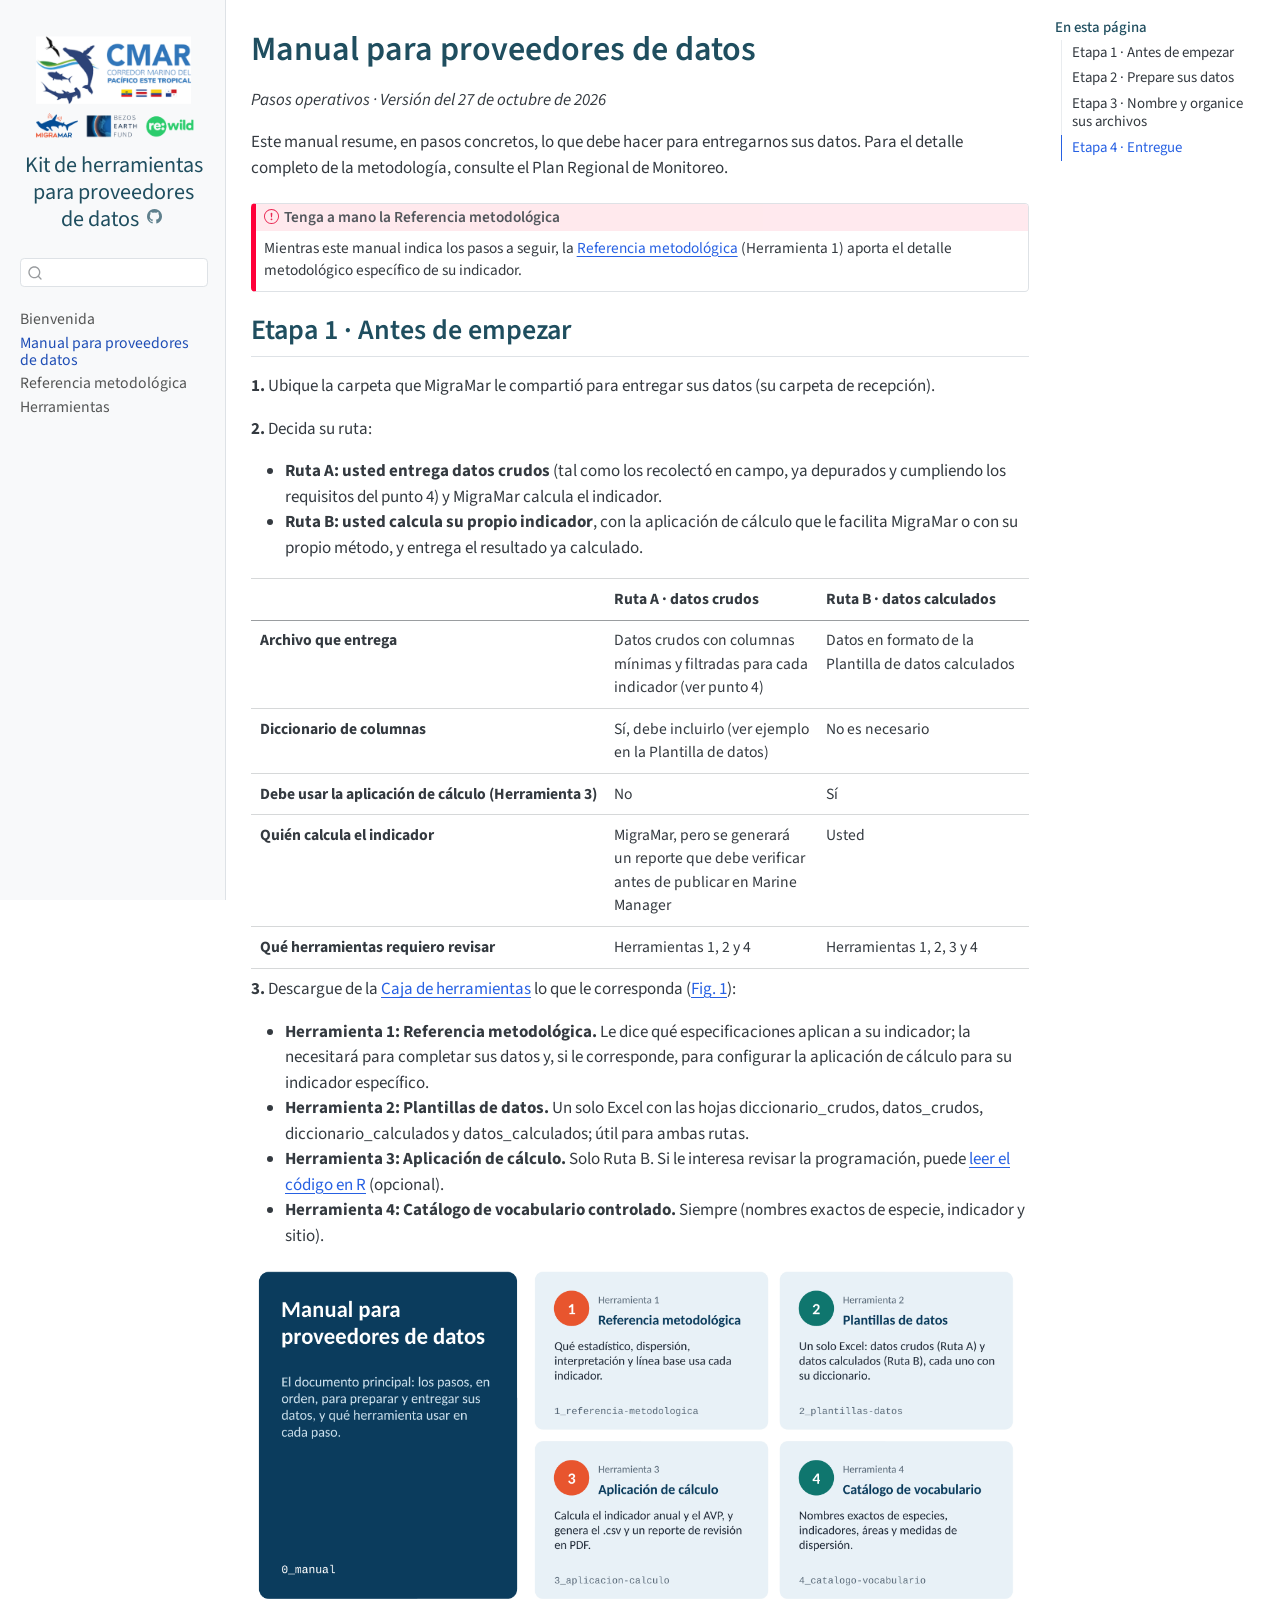
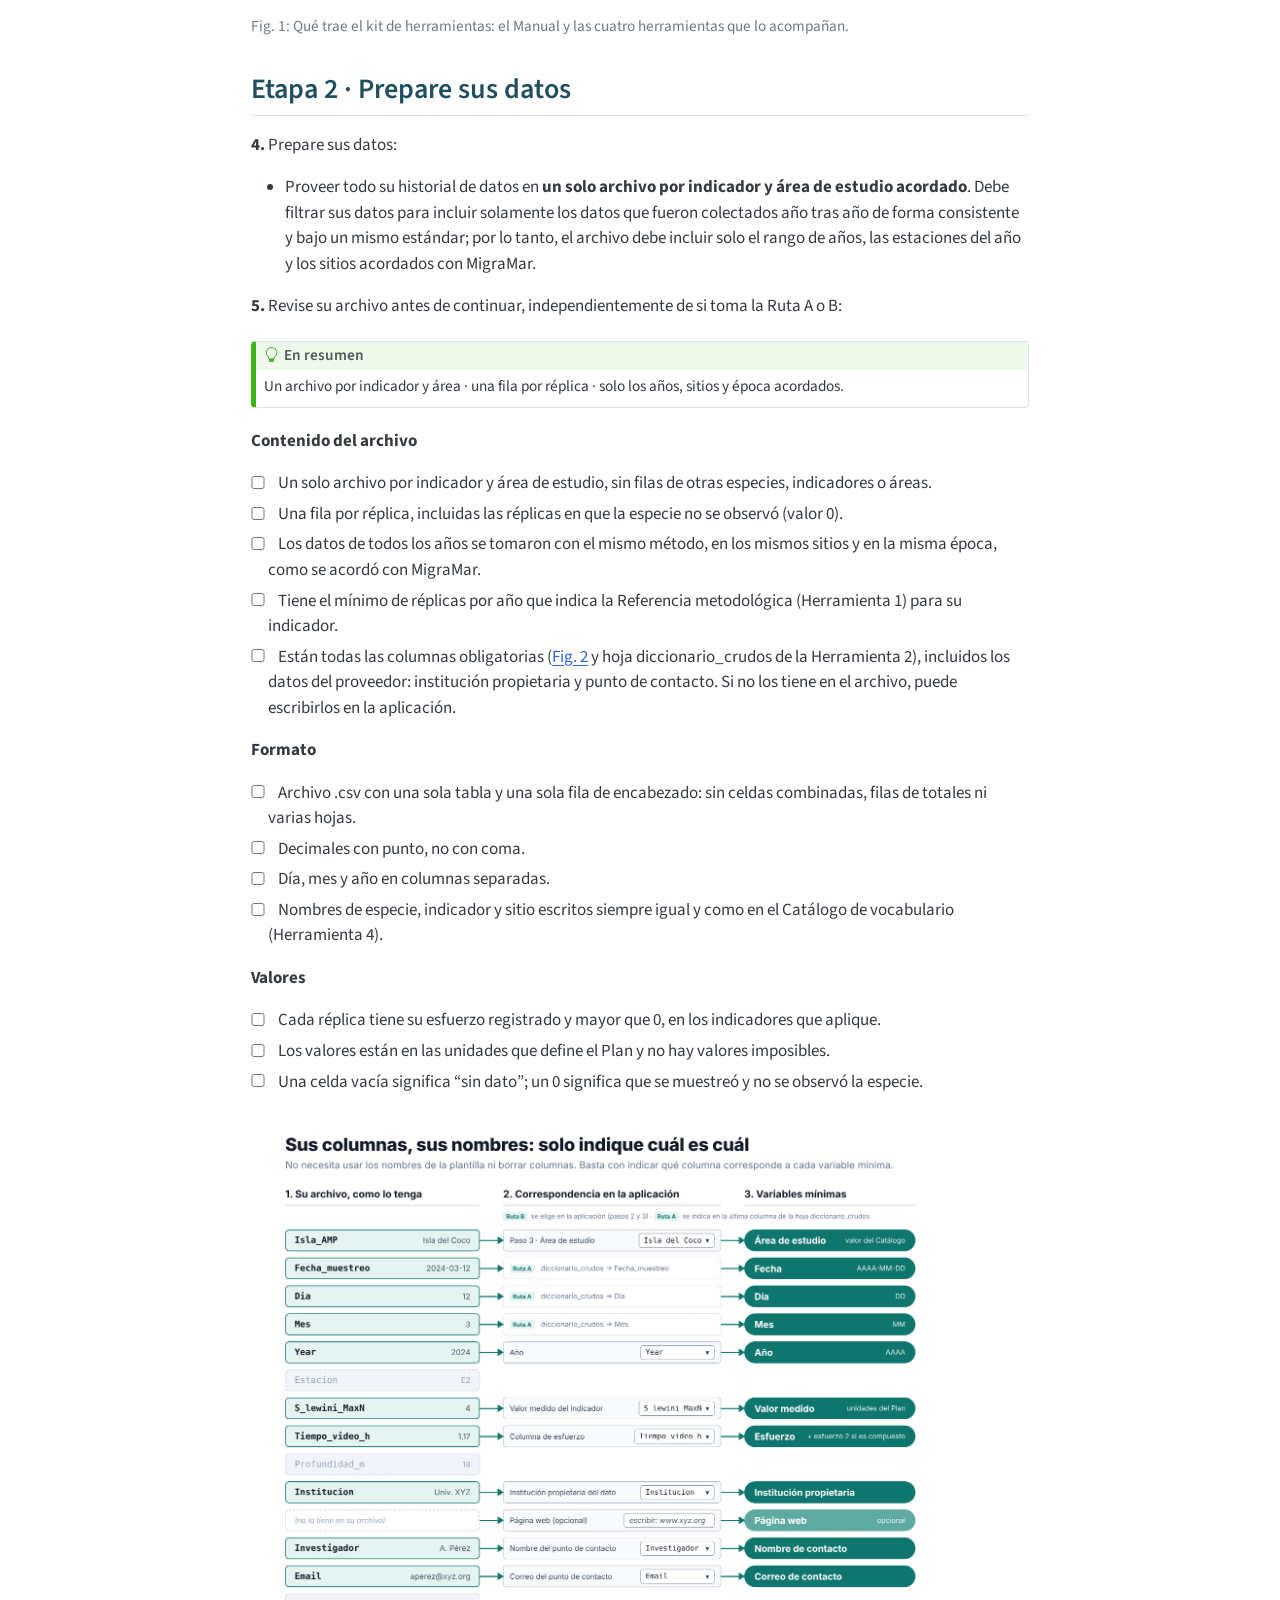
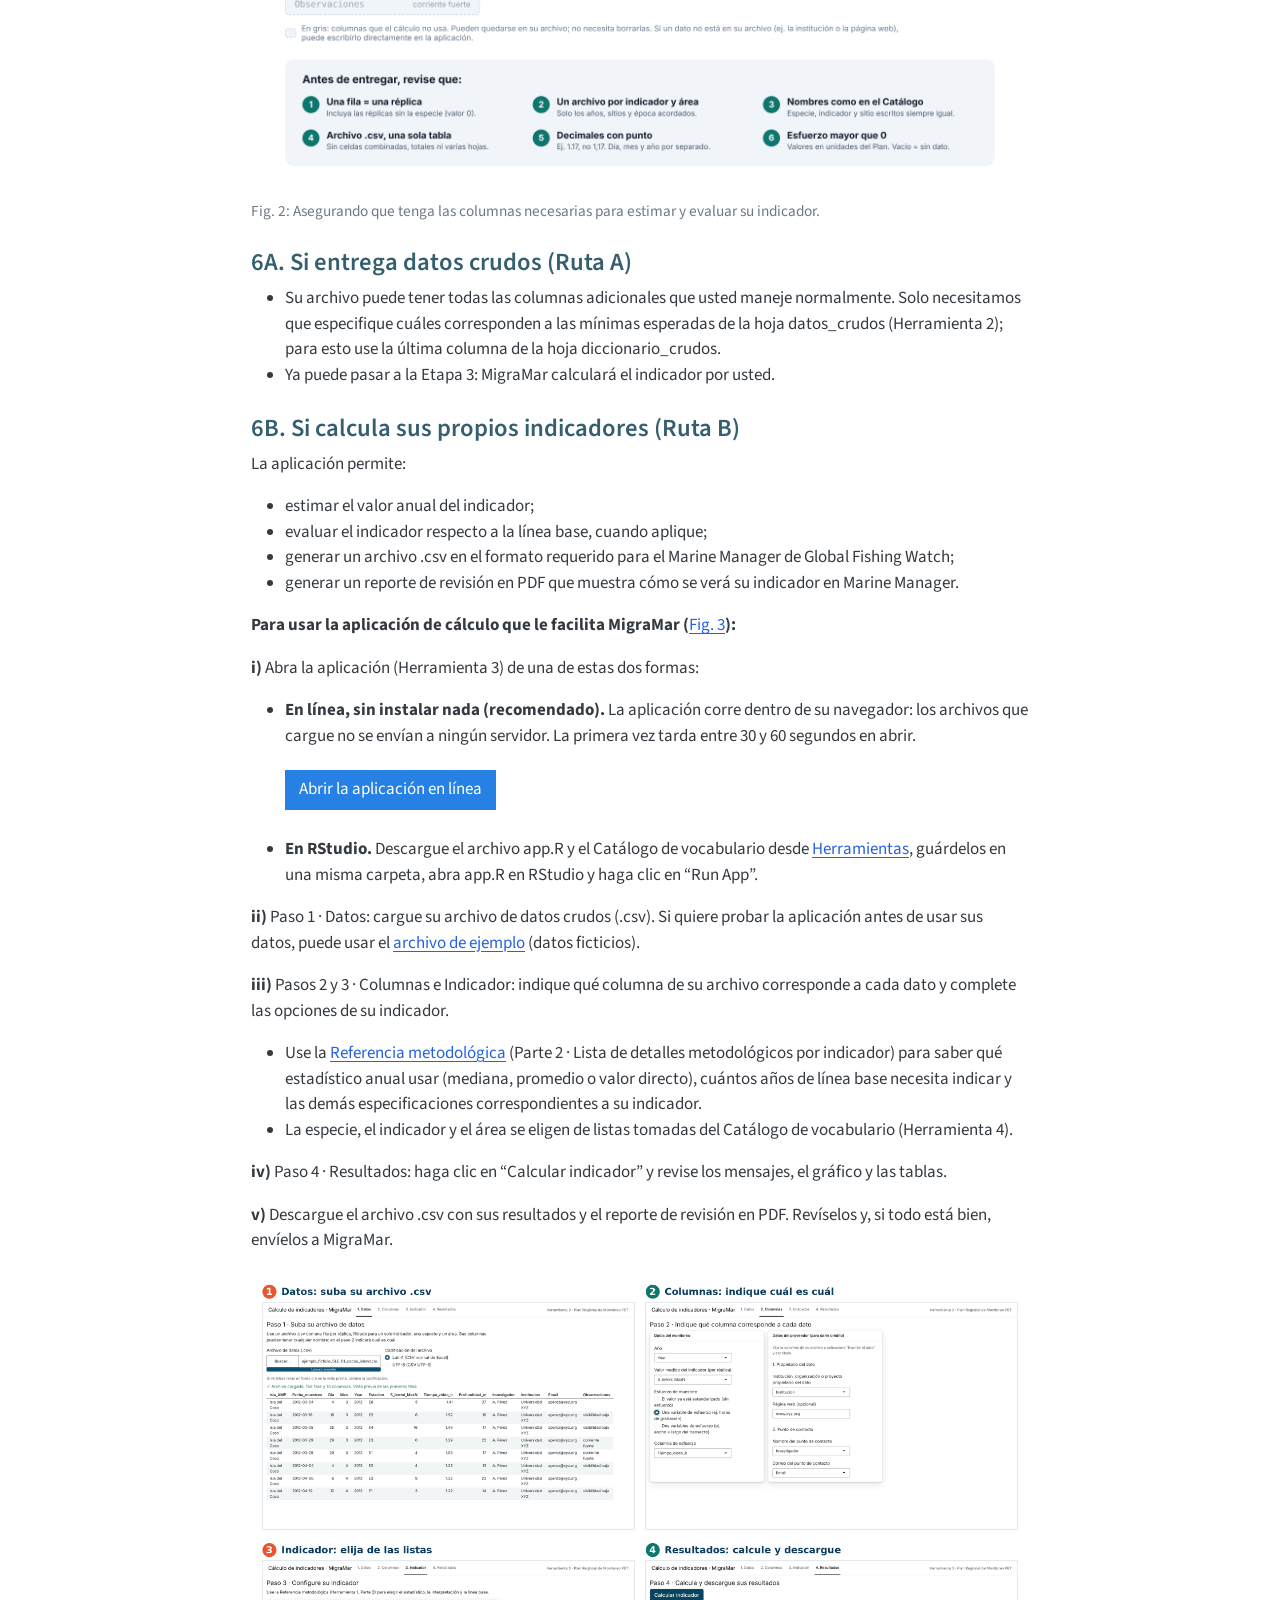
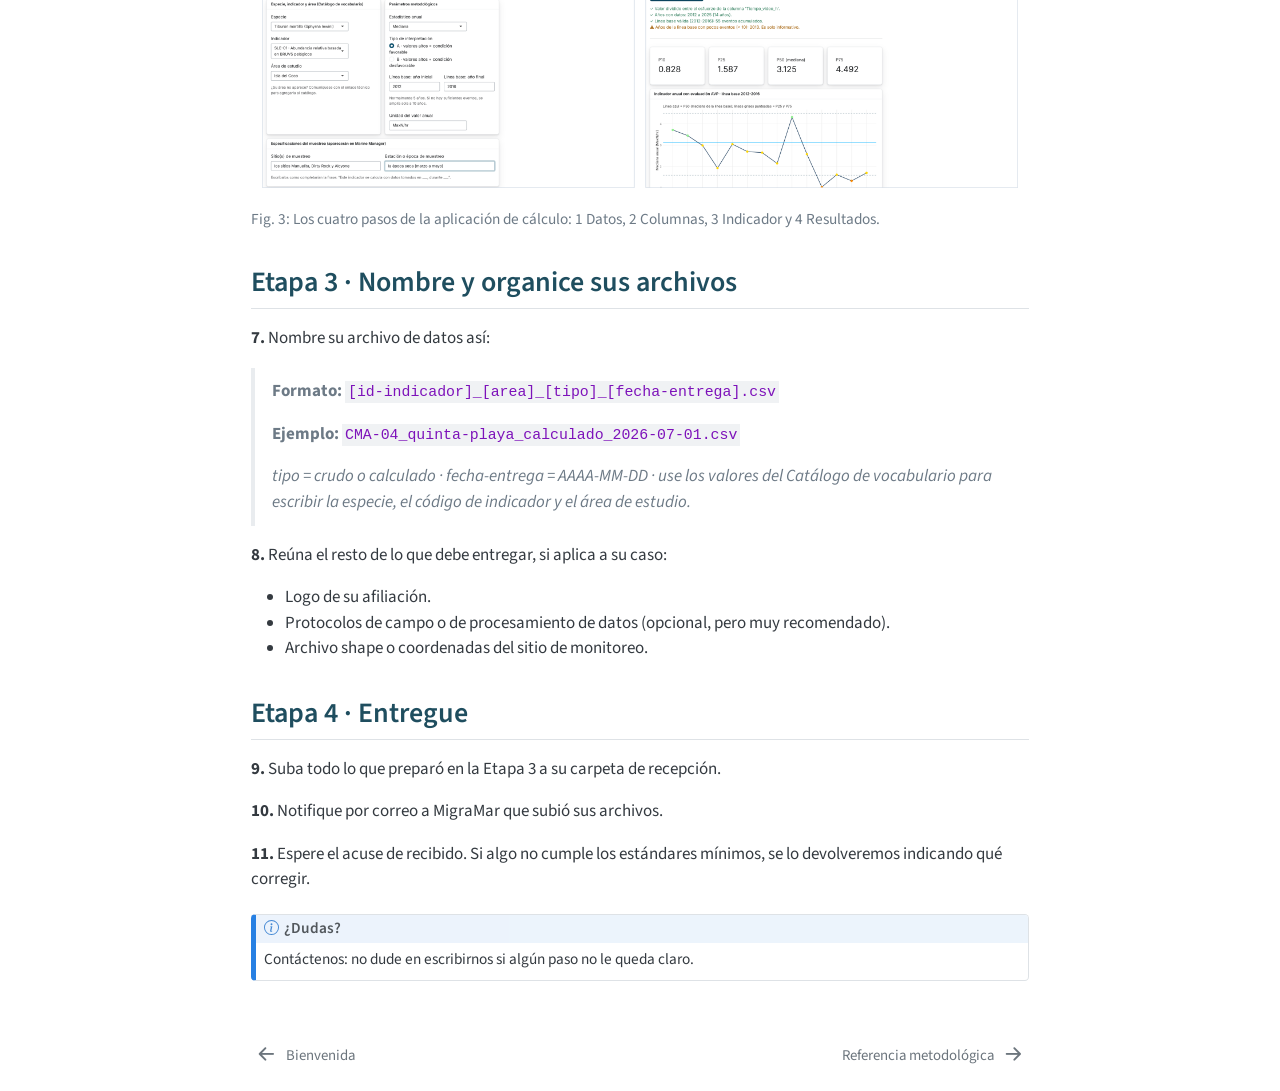
<file: docs/manual.html>
<!DOCTYPE html>
<html xmlns="http://www.w3.org/1999/xhtml" lang="es" xml:lang="es"><head>

<meta charset="utf-8">
<meta name="generator" content="quarto-1.10.19">

<meta name="viewport" content="width=device-width, initial-scale=1.0, user-scalable=yes">


<title>Manual para proveedores de datos – Kit de herramientas para proveedores de datos</title>
<style>
/* Default styles provided by pandoc.
** See https://pandoc.org/MANUAL.html#variables-for-html for config info.
*/
span.smallcaps{font-variant: small-caps;}
div.columns{display: flex; gap: 1.5em;}
div.column{flex: auto;}
@media screen {
div.columns{gap: min(4vw, 1.5em);}
div.column{overflow-x: auto;}
}
div.hanging-indent{margin-left: 1.5em; text-indent: -1.5em;}
ul.task-list{list-style: none;}
ul.task-list li input[type="checkbox"] {
  width: 0.8em;
  margin: 0 0.8em 0.2em -1em; /* quarto-specific, see https://github.com/quarto-dev/quarto-cli/issues/4556 */ 
  vertical-align: middle;
}
</style>


<script src="site_libs/quarto-nav/quarto-nav.js"></script>
<script src="site_libs/clipboard/clipboard.min.js"></script>
<script src="site_libs/quarto-search/autocomplete.umd.js"></script>
<script src="site_libs/quarto-search/fuse.min.js"></script>
<script src="site_libs/quarto-search/quarto-search.js"></script>
<meta name="quarto:offset" content="./">
<link href="./referencia.html" rel="next">
<link href="./index.html" rel="prev">
<script src="site_libs/quarto-html/quarto.js" type="module"></script>
<script src="site_libs/quarto-html/tabsets/tabsets.js" type="module"></script>
<script src="site_libs/quarto-html/popper.min.js"></script>
<script src="site_libs/quarto-html/tippy.umd.min.js"></script>
<script src="site_libs/quarto-html/anchor.min.js"></script>
<link href="site_libs/quarto-html/tippy.css" rel="stylesheet">
<link href="site_libs/quarto-html/quarto-syntax-highlighting-bf27225e3a48a9273f3daa8f8e829971.css" rel="stylesheet" id="quarto-text-highlighting-styles">
<script src="site_libs/bootstrap/bootstrap.min.js"></script>
<link href="site_libs/bootstrap/bootstrap-icons.css" rel="stylesheet">
<link href="site_libs/bootstrap/bootstrap-05d2b2d76074af863c97e8eaa51927da.min.css" rel="stylesheet" append-hash="true" id="quarto-bootstrap" data-mode="light">
<script id="quarto-search-options" type="application/json">{
  "location": "sidebar",
  "copy-button": false,
  "collapse-after": 3,
  "panel-placement": "start",
  "type": "textbox",
  "limit": 50,
  "keyboard-shortcut": [
    "f",
    "/",
    "s"
  ],
  "show-item-context": false,
  "language": {
    "search-no-results-text": "No se han encontrado resultados",
    "search-matching-documents-text": "documentos encontrados",
    "search-copy-link-title": "Copiar el enlace en la búsqueda",
    "search-hide-matches-text": "Ocultar resultados adicionales",
    "search-more-match-text": "resultado adicional en este documento",
    "search-more-matches-text": "resultados adicionales en este documento",
    "search-clear-button-title": "Borrar",
    "search-text-placeholder": "",
    "search-detached-cancel-button-title": "Cancelar",
    "search-submit-button-title": "Enviar",
    "search-label": "Buscar"
  }
}</script>


<link rel="stylesheet" href="styles.css">
</head>

<body class="nav-sidebar docked quarto-light">

<div id="quarto-search-results"></div>
  <header id="quarto-header" class="headroom fixed-top">
  <nav class="quarto-secondary-nav">
    <div class="container-fluid d-flex">
      <button type="button" class="quarto-btn-toggle btn" data-bs-toggle="collapse" role="button" data-bs-target=".quarto-sidebar-collapse-item" aria-controls="quarto-sidebar" aria-expanded="false" aria-label="Alternar barra lateral" onclick="if (window.quartoToggleHeadroom) { window.quartoToggleHeadroom(); }">
        <i class="bi bi-layout-text-sidebar-reverse"></i>
      </button>
        <nav class="quarto-page-breadcrumbs" aria-label="breadcrumb"><ol class="breadcrumb"><li class="breadcrumb-item"><a href="./manual.html"><span class="chapter-title">Manual para proveedores de datos</span></a></li></ol></nav>
        <a class="flex-grow-1" role="navigation" data-bs-toggle="collapse" data-bs-target=".quarto-sidebar-collapse-item" aria-controls="quarto-sidebar" aria-expanded="false" aria-label="Alternar barra lateral" onclick="if (window.quartoToggleHeadroom) { window.quartoToggleHeadroom(); }">      
        </a>
      <button type="button" class="btn quarto-search-button" aria-label="Buscar" onclick="window.quartoOpenSearch();">
        <i class="bi bi-search"></i>
      </button>
    </div>
  </nav>
</header>
<!-- content -->
<div id="quarto-content" class="quarto-container page-columns page-rows-contents page-layout-article">
<!-- sidebar -->
  <nav id="quarto-sidebar" class="sidebar collapse collapse-horizontal quarto-sidebar-collapse-item sidebar-navigation docked overflow-auto">
    <div class="pt-lg-2 mt-2 text-center sidebar-header sidebar-header-stacked">
      <a href="./index.html" class="sidebar-logo-link">
      <img src="./images/logos_organizaciones.png" alt="" class="sidebar-logo light-content py-0 d-lg-inline d-none">
      <img src="./images/logos_organizaciones.png" alt="" class="sidebar-logo dark-content py-0 d-lg-inline d-none">
      </a>
    <div class="sidebar-title mb-0 py-0">
      <a href="./">Kit de herramientas para proveedores de datos</a> 
        <div class="sidebar-tools-main">
    <a href="https://github.com/datamanagement-mgrmr/pet-proveedores-datos" title="Ejecutar el código" class="quarto-navigation-tool px-1" aria-label="Ejecutar el código"><i class="bi bi-github"></i></a>
</div>
    </div>
      </div>
        <div class="mt-2 flex-shrink-0 align-items-center">
        <div class="sidebar-search">
        <div id="quarto-search" class="" title="Buscar"></div>
        </div>
        </div>
    <div class="sidebar-menu-container"> 
    <ul class="list-unstyled mt-1">
        <li class="sidebar-item">
  <div class="sidebar-item-container"> 
  <a href="./index.html" class="sidebar-item-text sidebar-link">
 <span class="menu-text">Bienvenida</span></a>
  </div>
</li>
        <li class="sidebar-item">
  <div class="sidebar-item-container"> 
  <a href="./manual.html" class="sidebar-item-text sidebar-link active"><span class="chapter-title">Manual para proveedores de datos</span></a>
  </div>
</li>
        <li class="sidebar-item">
  <div class="sidebar-item-container"> 
  <a href="./referencia.html" class="sidebar-item-text sidebar-link"><span class="chapter-title">Referencia metodológica</span></a>
  </div>
</li>
        <li class="sidebar-item">
  <div class="sidebar-item-container"> 
  <a href="./herramientas.html" class="sidebar-item-text sidebar-link"><span class="chapter-title">Herramientas</span></a>
  </div>
</li>
    </ul>
    </div>
</nav>
<div id="quarto-sidebar-glass" class="quarto-sidebar-collapse-item" data-bs-toggle="collapse" data-bs-target=".quarto-sidebar-collapse-item"></div>
<!-- margin-sidebar -->
    <div id="quarto-margin-sidebar" class="sidebar margin-sidebar">
        <nav id="TOC" role="doc-toc" class="toc-active">
    <h2 id="toc-title">En esta página</h2>
   
  <ul>
  <li><a href="#etapa-1-antes-de-empezar" id="toc-etapa-1-antes-de-empezar" class="nav-link active" data-scroll-target="#etapa-1-antes-de-empezar">Etapa 1 · Antes de empezar</a></li>
  <li><a href="#etapa-2-prepare-sus-datos" id="toc-etapa-2-prepare-sus-datos" class="nav-link" data-scroll-target="#etapa-2-prepare-sus-datos">Etapa 2 · Prepare sus datos</a>
  <ul class="collapse">
  <li><a href="#sec-ruta-a" id="toc-sec-ruta-a" class="nav-link" data-scroll-target="#sec-ruta-a">6A. Si entrega datos crudos (Ruta A)</a></li>
  <li><a href="#sec-ruta-b" id="toc-sec-ruta-b" class="nav-link" data-scroll-target="#sec-ruta-b">6B. Si calcula sus propios indicadores (Ruta B)</a></li>
  </ul></li>
  <li><a href="#etapa-3-nombre-y-organice-sus-archivos" id="toc-etapa-3-nombre-y-organice-sus-archivos" class="nav-link" data-scroll-target="#etapa-3-nombre-y-organice-sus-archivos">Etapa 3 · Nombre y organice sus archivos</a></li>
  <li><a href="#etapa-4-entregue" id="toc-etapa-4-entregue" class="nav-link" data-scroll-target="#etapa-4-entregue">Etapa 4 · Entregue</a></li>
  </ul>
</nav>
    </div>
<!-- main -->
<main class="content" id="quarto-document-content">

<header id="title-block-header" class="quarto-title-block default">
<div class="quarto-title">
<h1 class="title"><span id="sec-manual" class="quarto-section-identifier"><span class="chapter-title">Manual para proveedores de datos</span></span></h1>
</div>



<div class="quarto-title-meta">

    
  
    
  </div>
  


</header>


<p><em>Pasos operativos · Versión del 27 de octubre de 2026</em></p>
<p>Este manual resume, en pasos concretos, lo que debe hacer para entregarnos sus datos. Para el detalle completo de la metodología, consulte el Plan Regional de Monitoreo.</p>
<div class="callout callout-style-default callout-important callout-titled">
<div class="callout-header d-flex align-content-center">
<div class="callout-icon-container">
<i class="callout-icon"></i>
</div>
<div class="callout-title-container flex-fill">
<span class="screen-reader-only">Importante</span>Tenga a mano la Referencia metodológica
</div>
</div>
<div class="callout-body-container callout-body">
<p>Mientras este manual indica los pasos a seguir, la <a href="./referencia.html">Referencia metodológica</a> (Herramienta 1) aporta el detalle metodológico específico de su indicador.</p>
</div>
</div>
<section id="etapa-1-antes-de-empezar" class="level2">
<h2 class="anchored" data-anchor-id="etapa-1-antes-de-empezar">Etapa 1 · Antes de empezar</h2>
<p><strong>1.</strong> Ubique la carpeta que MigraMar le compartió para entregar sus datos (su carpeta de recepción).</p>
<p><strong>2.</strong> Decida su ruta:</p>
<ul>
<li><strong>Ruta A: usted entrega datos crudos</strong> (tal como los recolectó en campo, ya depurados y cumpliendo los requisitos del punto 4) y MigraMar calcula el indicador.</li>
<li><strong>Ruta B: usted calcula su propio indicador</strong>, con la aplicación de cálculo que le facilita MigraMar o con su propio método, y entrega el resultado ya calculado.</li>
</ul>
<table class="caption-top table">
<colgroup>
<col style="width: 33%">
<col style="width: 33%">
<col style="width: 33%">
</colgroup>
<thead>
<tr class="header">
<th></th>
<th>Ruta A · datos crudos</th>
<th>Ruta B · datos calculados</th>
</tr>
</thead>
<tbody>
<tr class="odd">
<td><strong>Archivo que entrega</strong></td>
<td>Datos crudos con columnas mínimas y filtradas para cada indicador (ver punto 4)</td>
<td>Datos en formato de la Plantilla de datos calculados</td>
</tr>
<tr class="even">
<td><strong>Diccionario de columnas</strong></td>
<td>Sí, debe incluirlo (ver ejemplo en la Plantilla de datos)</td>
<td>No es necesario</td>
</tr>
<tr class="odd">
<td><strong>Debe usar la aplicación de cálculo (Herramienta 3)</strong></td>
<td>No</td>
<td>Sí</td>
</tr>
<tr class="even">
<td><strong>Quién calcula el indicador</strong></td>
<td>MigraMar, pero se generará un reporte que debe verificar antes de publicar en Marine Manager</td>
<td>Usted</td>
</tr>
<tr class="odd">
<td><strong>Qué herramientas requiero revisar</strong></td>
<td>Herramientas 1, 2 y 4</td>
<td>Herramientas 1, 2, 3 y 4</td>
</tr>
</tbody>
</table>
<p><strong>3.</strong> Descargue de la <a href="./herramientas.html">Caja de herramientas</a> lo que le corresponda (<a href="#fig-kit" class="quarto-xref">Fig.&nbsp;<span>1</span></a>):</p>
<ul>
<li><strong>Herramienta 1: Referencia metodológica.</strong> Le dice qué especificaciones aplican a su indicador; la necesitará para completar sus datos y, si le corresponde, para configurar la aplicación de cálculo para su indicador específico.</li>
<li><strong>Herramienta 2: Plantillas de datos.</strong> Un solo Excel con las hojas diccionario_crudos, datos_crudos, diccionario_calculados y datos_calculados; útil para ambas rutas.</li>
<li><strong>Herramienta 3: Aplicación de cálculo.</strong> Solo Ruta B. Si le interesa revisar la programación, puede <a href="descargas/codigo-R_calculo-indicadores-sinGAMM.html" target="_blank">leer el código en R</a> (opcional).</li>
<li><strong>Herramienta 4: Catálogo de vocabulario controlado.</strong> Siempre (nombres exactos de especie, indicador y sitio).</li>
</ul>
<div id="fig-kit" class="quarto-float quarto-figure quarto-figure-center anchored" alt="Esquema del kit: el Manual y las Herramientas 1 a 4.">
<figure class="quarto-float quarto-float-fig figure">
<div aria-describedby="fig-kit-caption-0ceaefa1-69ba-4598-a22c-09a6ac19f8ca">
<img src="images/fig1_esquema-kit.png" class="img-fluid figure-img" alt="Esquema del kit: el Manual y las Herramientas 1 a 4.">
</div>
<figcaption class="quarto-float-caption-bottom quarto-float-caption quarto-float-fig" id="fig-kit-caption-0ceaefa1-69ba-4598-a22c-09a6ac19f8ca">
Fig.&nbsp;1: Qué trae el kit de herramientas: el Manual y las cuatro herramientas que lo acompañan.
</figcaption>
</figure>
</div>
</section>
<section id="etapa-2-prepare-sus-datos" class="level2">
<h2 class="anchored" data-anchor-id="etapa-2-prepare-sus-datos">Etapa 2 · Prepare sus datos</h2>
<p><strong>4.</strong> Prepare sus datos:</p>
<ul>
<li>Proveer todo su historial de datos en <strong>un solo archivo por indicador y área de estudio acordado</strong>. Debe filtrar sus datos para incluir solamente los datos que fueron colectados año tras año de forma consistente y bajo un mismo estándar; por lo tanto, el archivo debe incluir solo el rango de años, las estaciones del año y los sitios acordados con MigraMar.</li>
</ul>
<p><strong>5.</strong> Revise su archivo antes de continuar, independientemente de si toma la Ruta A o B:</p>
<div class="callout callout-style-default callout-tip callout-titled">
<div class="callout-header d-flex align-content-center">
<div class="callout-icon-container">
<i class="callout-icon"></i>
</div>
<div class="callout-title-container flex-fill">
<span class="screen-reader-only">Tip</span>En resumen
</div>
</div>
<div class="callout-body-container callout-body">
<p>Un archivo por indicador y área · una fila por réplica · solo los años, sitios y época acordados.</p>
</div>
</div>
<p><strong>Contenido del archivo</strong></p>
<ul class="task-list">
<li><label><input type="checkbox">Un solo archivo por indicador y área de estudio, sin filas de otras especies, indicadores o áreas.</label></li>
<li><label><input type="checkbox">Una fila por réplica, incluidas las réplicas en que la especie no se observó (valor 0).</label></li>
<li><label><input type="checkbox">Los datos de todos los años se tomaron con el mismo método, en los mismos sitios y en la misma época, como se acordó con MigraMar.</label></li>
<li><label><input type="checkbox">Tiene el mínimo de réplicas por año que indica la Referencia metodológica (Herramienta 1) para su indicador.</label></li>
<li><label><input type="checkbox">Están todas las columnas obligatorias (<a href="#fig-columnas" class="quarto-xref">Fig.&nbsp;<span>2</span></a> y hoja diccionario_crudos de la Herramienta 2), incluidos los datos del proveedor: institución propietaria y punto de contacto. Si no los tiene en el archivo, puede escribirlos en la aplicación.</label></li>
</ul>
<p><strong>Formato</strong></p>
<ul class="task-list">
<li><label><input type="checkbox">Archivo .csv con una sola tabla y una sola fila de encabezado: sin celdas combinadas, filas de totales ni varias hojas.</label></li>
<li><label><input type="checkbox">Decimales con punto, no con coma.</label></li>
<li><label><input type="checkbox">Día, mes y año en columnas separadas.</label></li>
<li><label><input type="checkbox">Nombres de especie, indicador y sitio escritos siempre igual y como en el Catálogo de vocabulario (Herramienta 4).</label></li>
</ul>
<p><strong>Valores</strong></p>
<ul class="task-list">
<li><label><input type="checkbox">Cada réplica tiene su esfuerzo registrado y mayor que 0, en los indicadores que aplique.</label></li>
<li><label><input type="checkbox">Los valores están en las unidades que define el Plan y no hay valores imposibles.</label></li>
<li><label><input type="checkbox">Una celda vacía significa “sin dato”; un 0 significa que se muestreó y no se observó la especie.</label></li>
</ul>
<div id="fig-columnas" class="quarto-float quarto-figure quarto-figure-center anchored" alt="Correspondencia entre las columnas del archivo del proveedor y las variables mínimas.">
<figure class="quarto-float quarto-float-fig figure">
<div aria-describedby="fig-columnas-caption-0ceaefa1-69ba-4598-a22c-09a6ac19f8ca">
<img src="images/fig2_correspondencia-columnas.png" class="img-fluid figure-img" alt="Correspondencia entre las columnas del archivo del proveedor y las variables mínimas.">
</div>
<figcaption class="quarto-float-caption-bottom quarto-float-caption quarto-float-fig" id="fig-columnas-caption-0ceaefa1-69ba-4598-a22c-09a6ac19f8ca">
Fig.&nbsp;2: Asegurando que tenga las columnas necesarias para estimar y evaluar su indicador.
</figcaption>
</figure>
</div>
<section id="sec-ruta-a" class="level3">
<h3 class="anchored" data-anchor-id="sec-ruta-a">6A. Si entrega datos crudos (Ruta A)</h3>
<ul>
<li>Su archivo puede tener todas las columnas adicionales que usted maneje normalmente. Solo necesitamos que especifique cuáles corresponden a las mínimas esperadas de la hoja datos_crudos (Herramienta 2); para esto use la última columna de la hoja diccionario_crudos.</li>
<li>Ya puede pasar a la Etapa 3: MigraMar calculará el indicador por usted.</li>
</ul>
</section>
<section id="sec-ruta-b" class="level3">
<h3 class="anchored" data-anchor-id="sec-ruta-b">6B. Si calcula sus propios indicadores (Ruta B)</h3>
<p>La aplicación permite:</p>
<ul>
<li>estimar el valor anual del indicador;</li>
<li>evaluar el indicador respecto a la línea base, cuando aplique;</li>
<li>generar un archivo .csv en el formato requerido para el Marine Manager de Global Fishing Watch;</li>
<li>generar un reporte de revisión en PDF que muestra cómo se verá su indicador en Marine Manager.</li>
</ul>
<p><strong>Para usar la aplicación de cálculo que le facilita MigraMar (<a href="#fig-app" class="quarto-xref">Fig.&nbsp;<span>3</span></a>):</strong></p>
<p><strong>i)</strong> Abra la aplicación (Herramienta 3) de una de estas dos formas:</p>
<ul>
<li><p><strong>En línea, sin instalar nada (recomendado).</strong> La aplicación corre dentro de su navegador: los archivos que cargue no se envían a ningún servidor. La primera vez tarda entre 30 y 60 segundos en abrir.</p>
<p><a href="app-web/index.html" class="btn btn-primary" target="_blank">Abrir la aplicación en línea</a></p></li>
<li><p><strong>En RStudio.</strong> Descargue el archivo app.R y el Catálogo de vocabulario desde <a href="./herramientas.html#sec-h3">Herramientas</a>, guárdelos en una misma carpeta, abra app.R en RStudio y haga clic en “Run App”.</p></li>
</ul>
<p><strong>ii)</strong> Paso 1 · Datos: cargue su archivo de datos crudos (.csv). Si quiere probar la aplicación antes de usar sus datos, puede usar el <a href="descargas/ejemplo_ficticio_SLE-01_cocos_island.csv" download="ejemplo_ficticio_SLE-01_cocos_island.csv">archivo de ejemplo</a> (datos ficticios).</p>
<p><strong>iii)</strong> Pasos 2 y 3 · Columnas e Indicador: indique qué columna de su archivo corresponde a cada dato y complete las opciones de su indicador.</p>
<ul>
<li>Use la <a href="./referencia.html#sec-parte2">Referencia metodológica</a> (Parte 2 · Lista de detalles metodológicos por indicador) para saber qué estadístico anual usar (mediana, promedio o valor directo), cuántos años de línea base necesita indicar y las demás especificaciones correspondientes a su indicador.</li>
<li>La especie, el indicador y el área se eligen de listas tomadas del Catálogo de vocabulario (Herramienta 4).</li>
</ul>
<p><strong>iv)</strong> Paso 4 · Resultados: haga clic en “Calcular indicador” y revise los mensajes, el gráfico y las tablas.</p>
<p><strong>v)</strong> Descargue el archivo .csv con sus resultados y el reporte de revisión en PDF. Revíselos y, si todo está bien, envíelos a MigraMar.</p>
<div id="fig-app" class="quarto-float quarto-figure quarto-figure-center anchored" alt="Capturas de las cuatro pestañas de la aplicación de cálculo.">
<figure class="quarto-float quarto-float-fig figure">
<div aria-describedby="fig-app-caption-0ceaefa1-69ba-4598-a22c-09a6ac19f8ca">
<img src="images/fig3_capturas-app.png" class="img-fluid figure-img" alt="Capturas de las cuatro pestañas de la aplicación de cálculo.">
</div>
<figcaption class="quarto-float-caption-bottom quarto-float-caption quarto-float-fig" id="fig-app-caption-0ceaefa1-69ba-4598-a22c-09a6ac19f8ca">
Fig.&nbsp;3: Los cuatro pasos de la aplicación de cálculo: 1 Datos, 2 Columnas, 3 Indicador y 4 Resultados.
</figcaption>
</figure>
</div>
</section>
</section>
<section id="etapa-3-nombre-y-organice-sus-archivos" class="level2">
<h2 class="anchored" data-anchor-id="etapa-3-nombre-y-organice-sus-archivos">Etapa 3 · Nombre y organice sus archivos</h2>
<p><strong>7.</strong> Nombre su archivo de datos así:</p>
<blockquote class="blockquote">
<p><strong>Formato:</strong> <code>[id-indicador]_[area]_[tipo]_[fecha-entrega].csv</code></p>
<p><strong>Ejemplo:</strong> <code>CMA-04_quinta-playa_calculado_2026-07-01.csv</code></p>
<p><em>tipo = crudo o calculado · fecha-entrega = AAAA-MM-DD · use los valores del Catálogo de vocabulario para escribir la especie, el código de indicador y el área de estudio.</em></p>
</blockquote>
<p><strong>8.</strong> Reúna el resto de lo que debe entregar, si aplica a su caso:</p>
<ul>
<li>Logo de su afiliación.</li>
<li>Protocolos de campo o de procesamiento de datos (opcional, pero muy recomendado).</li>
<li>Archivo shape o coordenadas del sitio de monitoreo.</li>
</ul>
</section>
<section id="etapa-4-entregue" class="level2">
<h2 class="anchored" data-anchor-id="etapa-4-entregue">Etapa 4 · Entregue</h2>
<p><strong>9.</strong> Suba todo lo que preparó en la Etapa 3 a su carpeta de recepción.</p>
<p><strong>10.</strong> Notifique por correo a MigraMar que subió sus archivos.</p>
<p><strong>11.</strong> Espere el acuse de recibido. Si algo no cumple los estándares mínimos, se lo devolveremos indicando qué corregir.</p>
<div class="callout callout-style-default callout-note callout-titled">
<div class="callout-header d-flex align-content-center">
<div class="callout-icon-container">
<i class="callout-icon"></i>
</div>
<div class="callout-title-container flex-fill">
<span class="screen-reader-only">Nota</span>¿Dudas?
</div>
</div>
<div class="callout-body-container callout-body">
<p>Contáctenos: no dude en escribirnos si algún paso no le queda claro.</p>
</div>
</div>


</section>

</main> <!-- /main -->
<script id="quarto-html-after-body" type="application/javascript">
  window.document.addEventListener("DOMContentLoaded", function (event) {
    const icon = "";
    const anchorJS = new window.AnchorJS();
    anchorJS.options = {
      placement: 'right',
      icon: icon
    };
    anchorJS.add('.anchored');
    const isCodeAnnotation = (el) => {
      for (const clz of el.classList) {
        if (clz.startsWith('code-annotation-')) {                     
          return true;
        }
      }
      return false;
    }
    const onCopySuccess = function(e) {
      // button target
      const button = e.trigger;
      // don't keep focus
      button.blur();
      // flash "checked"
      button.classList.add('code-copy-button-checked');
      var currentTitle = button.getAttribute("title");
      button.setAttribute("title", "Copiado");
      let tooltip;
      if (window.bootstrap) {
        button.setAttribute("data-bs-toggle", "tooltip");
        button.setAttribute("data-bs-placement", "left");
        button.setAttribute("data-bs-title", "Copiado");
        tooltip = new bootstrap.Tooltip(button, 
          { trigger: "manual", 
            customClass: "code-copy-button-tooltip",
            offset: [0, -8]});
        tooltip.show();    
      }
      setTimeout(function() {
        if (tooltip) {
          tooltip.hide();
          button.removeAttribute("data-bs-title");
          button.removeAttribute("data-bs-toggle");
          button.removeAttribute("data-bs-placement");
        }
        button.setAttribute("title", currentTitle);
        button.classList.remove('code-copy-button-checked');
      }, 1000);
      // clear code selection
      e.clearSelection();
    }
    const getTextToCopy = function(trigger) {
      const outerScaffold = trigger.parentElement.cloneNode(true);
      const codeEl = outerScaffold.querySelector('code');
      for (const childEl of codeEl.children) {
        if (isCodeAnnotation(childEl)) {
          childEl.remove();
        }
      }
      return codeEl.innerText;
    }
    const clipboard = new window.ClipboardJS('.code-copy-button:not([data-in-quarto-modal])', {
      text: getTextToCopy
    });
    clipboard.on('success', onCopySuccess);
    if (window.document.getElementById('quarto-embedded-source-code-modal')) {
      const clipboardModal = new window.ClipboardJS('.code-copy-button[data-in-quarto-modal]', {
        text: getTextToCopy,
        container: window.document.getElementById('quarto-embedded-source-code-modal')
      });
      clipboardModal.on('success', onCopySuccess);
    }
      var localhostRegex = new RegExp(/^(?:http|https):\/\/localhost\:?[0-9]*\//);
      var mailtoRegex = new RegExp(/^mailto:/);
        var filterRegex = new RegExp('/' + window.location.host + '/');
      var isInternal = (href) => {
          return filterRegex.test(href) || localhostRegex.test(href) || mailtoRegex.test(href);
      }
      // Inspect non-navigation links and adorn them if external
     var links = window.document.querySelectorAll('a[href]:not(.nav-link):not(.navbar-brand):not(.toc-action):not(.sidebar-link):not(.sidebar-item-toggle):not(.pagination-link):not(.no-external):not([aria-hidden]):not(.dropdown-item):not(.quarto-navigation-tool):not(.about-link)');
      for (var i=0; i<links.length; i++) {
        const link = links[i];
        if (!isInternal(link.href)) {
          // undo the damage that might have been done by quarto-nav.js in the case of
          // links that we want to consider external
          if (link.dataset.originalHref !== undefined) {
            link.href = link.dataset.originalHref;
          }
            // target, if specified
            link.setAttribute("target", "_blank");
            if (link.getAttribute("rel") === null) {
              link.setAttribute("rel", "noopener");
            }
        }
      }
    function tippyHover(el, contentFn, onTriggerFn, onUntriggerFn) {
      const config = {
        allowHTML: true,
        maxWidth: 500,
        delay: 100,
        arrow: false,
        appendTo: function(el) {
            return el.parentElement;
        },
        interactive: true,
        interactiveBorder: 10,
        theme: 'quarto',
        placement: 'bottom-start',
      };
      if (contentFn) {
        config.content = contentFn;
      }
      if (onTriggerFn) {
        config.onTrigger = onTriggerFn;
      }
      if (onUntriggerFn) {
        config.onUntrigger = onUntriggerFn;
      }
      window.tippy(el, config); 
    }
    const noterefs = window.document.querySelectorAll('a[role="doc-noteref"]');
    for (var i=0; i<noterefs.length; i++) {
      const ref = noterefs[i];
      tippyHover(ref, function() {
        // use id or data attribute instead here
        let href = ref.getAttribute('data-footnote-href') || ref.getAttribute('href');
        try { href = new URL(href).hash; } catch {}
        const id = href.replace(/^#\/?/, "");
        const note = window.document.getElementById(id);
        if (note) {
          return note.innerHTML;
        } else {
          return "";
        }
      });
    }
    const xrefs = window.document.querySelectorAll('a.quarto-xref');
    const processXRef = (id, note) => {
      // Strip column container classes
      const stripColumnClz = (el) => {
        el.classList.remove("page-full", "page-columns");
        if (el.children) {
          for (const child of el.children) {
            stripColumnClz(child);
          }
        }
      }
      stripColumnClz(note)
      if (id === null || id.startsWith('sec-')) {
        // Special case sections, only their first couple elements
        const container = document.createElement("div");
        if (note.children && note.children.length > 2) {
          container.appendChild(note.children[0].cloneNode(true));
          for (let i = 1; i < note.children.length; i++) {
            const child = note.children[i];
            if (child.tagName === "P" && child.innerText === "") {
              continue;
            } else {
              container.appendChild(child.cloneNode(true));
              break;
            }
          }
          if (window.Quarto?.typesetMath) {
            window.Quarto.typesetMath(container);
          }
          return container.innerHTML
        } else {
          if (window.Quarto?.typesetMath) {
            window.Quarto.typesetMath(note);
          }
          return note.innerHTML;
        }
      } else {
        // Remove any anchor links if they are present
        const anchorLink = note.querySelector('a.anchorjs-link');
        if (anchorLink) {
          anchorLink.remove();
        }
        if (window.Quarto?.typesetMath) {
          window.Quarto.typesetMath(note);
        }
        if (note.classList.contains("callout")) {
          return note.outerHTML;
        } else {
          return note.innerHTML;
        }
      }
    }
    for (var i=0; i<xrefs.length; i++) {
      const xref = xrefs[i];
      tippyHover(xref, undefined, function(instance) {
        instance.disable();
        let url = xref.getAttribute('href');
        let hash = undefined; 
        if (url.startsWith('#')) {
          hash = url;
        } else {
          try { hash = new URL(url).hash; } catch {}
        }
        if (hash) {
          const id = hash.replace(/^#\/?/, "");
          const note = window.document.getElementById(id);
          if (note !== null) {
            try {
              const html = processXRef(id, note.cloneNode(true));
              instance.setContent(html);
            } finally {
              instance.enable();
              instance.show();
            }
          } else {
            // See if we can fetch this
            fetch(url.split('#')[0])
            .then(res => res.text())
            .then(html => {
              const parser = new DOMParser();
              const htmlDoc = parser.parseFromString(html, "text/html");
              const note = htmlDoc.getElementById(id);
              if (note !== null) {
                const html = processXRef(id, note);
                instance.setContent(html);
              } 
            }).finally(() => {
              instance.enable();
              instance.show();
            });
          }
        } else {
          // See if we can fetch a full url (with no hash to target)
          // This is a special case and we should probably do some content thinning / targeting
          fetch(url)
          .then(res => res.text())
          .then(html => {
            const parser = new DOMParser();
            const htmlDoc = parser.parseFromString(html, "text/html");
            const note = htmlDoc.querySelector('main.content');
            if (note !== null) {
              // This should only happen for chapter cross references
              // (since there is no id in the URL)
              // remove the first header
              if (note.children.length > 0 && note.children[0].tagName === "HEADER") {
                note.children[0].remove();
              }
              const html = processXRef(null, note);
              instance.setContent(html);
            } 
          }).finally(() => {
            instance.enable();
            instance.show();
          });
        }
      }, function(instance) {
      });
    }
        let selectedAnnoteEl;
        const selectorForAnnotation = ( cell, annotation) => {
          let cellAttr = 'data-code-cell="' + cell + '"';
          let lineAttr = 'data-code-annotation="' +  annotation + '"';
          const selector = 'span[' + cellAttr + '][' + lineAttr + ']';
          return selector;
        }
        const selectCodeLines = (annoteEl) => {
          const doc = window.document;
          const targetCell = annoteEl.getAttribute("data-target-cell");
          const targetAnnotation = annoteEl.getAttribute("data-target-annotation");
          const annoteSpan = window.document.querySelector(selectorForAnnotation(targetCell, targetAnnotation));
          const lines = annoteSpan.getAttribute("data-code-lines").split(",");
          const lineIds = lines.map((line) => {
            return targetCell + "-" + line;
          })
          let top = null;
          let height = null;
          let parent = null;
          if (lineIds.length > 0) {
              //compute the position of the single el (top and bottom and make a div)
              const el = window.document.getElementById(lineIds[0]);
              top = el.offsetTop;
              height = el.offsetHeight;
              parent = el.parentElement.parentElement;
            if (lineIds.length > 1) {
              const lastEl = window.document.getElementById(lineIds[lineIds.length - 1]);
              const bottom = lastEl.offsetTop + lastEl.offsetHeight;
              height = bottom - top;
            }
            if (top !== null && height !== null && parent !== null) {
              // cook up a div (if necessary) and position it 
              let div = window.document.getElementById("code-annotation-line-highlight");
              if (div === null) {
                div = window.document.createElement("div");
                div.setAttribute("id", "code-annotation-line-highlight");
                div.style.position = 'absolute';
                parent.appendChild(div);
              }
              div.style.top = top - 2 + "px";
              div.style.height = height + 4 + "px";
              div.style.left = 0;
              let gutterDiv = window.document.getElementById("code-annotation-line-highlight-gutter");
              if (gutterDiv === null) {
                gutterDiv = window.document.createElement("div");
                gutterDiv.setAttribute("id", "code-annotation-line-highlight-gutter");
                gutterDiv.style.position = 'absolute';
                const codeCell = window.document.getElementById(targetCell);
                const gutter = codeCell.querySelector('.code-annotation-gutter');
                gutter.appendChild(gutterDiv);
              }
              gutterDiv.style.top = top - 2 + "px";
              gutterDiv.style.height = height + 4 + "px";
            }
            selectedAnnoteEl = annoteEl;
          }
        };
        const unselectCodeLines = () => {
          const elementsIds = ["code-annotation-line-highlight", "code-annotation-line-highlight-gutter"];
          elementsIds.forEach((elId) => {
            const div = window.document.getElementById(elId);
            if (div) {
              div.remove();
            }
          });
          selectedAnnoteEl = undefined;
        };
          // Handle positioning of the toggle
      window.addEventListener(
        "resize",
        throttle(() => {
          elRect = undefined;
          if (selectedAnnoteEl) {
            selectCodeLines(selectedAnnoteEl);
          }
        }, 10)
      );
      function throttle(fn, ms) {
      let throttle = false;
      let timer;
        return (...args) => {
          if(!throttle) { // first call gets through
              fn.apply(this, args);
              throttle = true;
          } else { // all the others get throttled
              if(timer) clearTimeout(timer); // cancel #2
              timer = setTimeout(() => {
                fn.apply(this, args);
                timer = throttle = false;
              }, ms);
          }
        };
      }
        // Attach click handler to the DT
        const annoteDls = window.document.querySelectorAll('dt[data-target-cell]');
        for (const annoteDlNode of annoteDls) {
          annoteDlNode.addEventListener('click', (event) => {
            const clickedEl = event.target;
            if (clickedEl !== selectedAnnoteEl) {
              unselectCodeLines();
              const activeEl = window.document.querySelector('dt[data-target-cell].code-annotation-active');
              if (activeEl) {
                activeEl.classList.remove('code-annotation-active');
              }
              selectCodeLines(clickedEl);
              clickedEl.classList.add('code-annotation-active');
            } else {
              // Unselect the line
              unselectCodeLines();
              clickedEl.classList.remove('code-annotation-active');
            }
          });
        }
    const findCites = (el) => {
      const parentEl = el.parentElement;
      if (parentEl) {
        const cites = parentEl.dataset.cites;
        if (cites) {
          return {
            el,
            cites: cites.split(' ')
          };
        } else {
          return findCites(el.parentElement)
        }
      } else {
        return undefined;
      }
    };
    var bibliorefs = window.document.querySelectorAll('a[role="doc-biblioref"]');
    for (var i=0; i<bibliorefs.length; i++) {
      const ref = bibliorefs[i];
      const citeInfo = findCites(ref);
      if (citeInfo) {
        tippyHover(citeInfo.el, function() {
          var popup = window.document.createElement('div');
          citeInfo.cites.forEach(function(cite) {
            var citeDiv = window.document.createElement('div');
            citeDiv.classList.add('hanging-indent');
            citeDiv.classList.add('csl-entry');
            var biblioDiv = window.document.getElementById('ref-' + cite);
            if (biblioDiv) {
              citeDiv.innerHTML = biblioDiv.innerHTML;
            }
            popup.appendChild(citeDiv);
          });
          return popup.innerHTML;
        });
      }
    }
  });
  </script>
<nav class="page-navigation">
  <div class="nav-page nav-page-previous">
      <a href="./index.html" class="pagination-link" aria-label="Bienvenida">
        <i class="bi bi-arrow-left-short"></i> <span class="nav-page-text">Bienvenida</span>
      </a>          
  </div>
  <div class="nav-page nav-page-next">
      <a href="./referencia.html" class="pagination-link" aria-label="Referencia metodológica">
        <span class="nav-page-text"><span class="chapter-title">Referencia metodológica</span></span> <i class="bi bi-arrow-right-short"></i>
      </a>
  </div>
</nav>
</div> <!-- /content -->




</body></html>
</file>
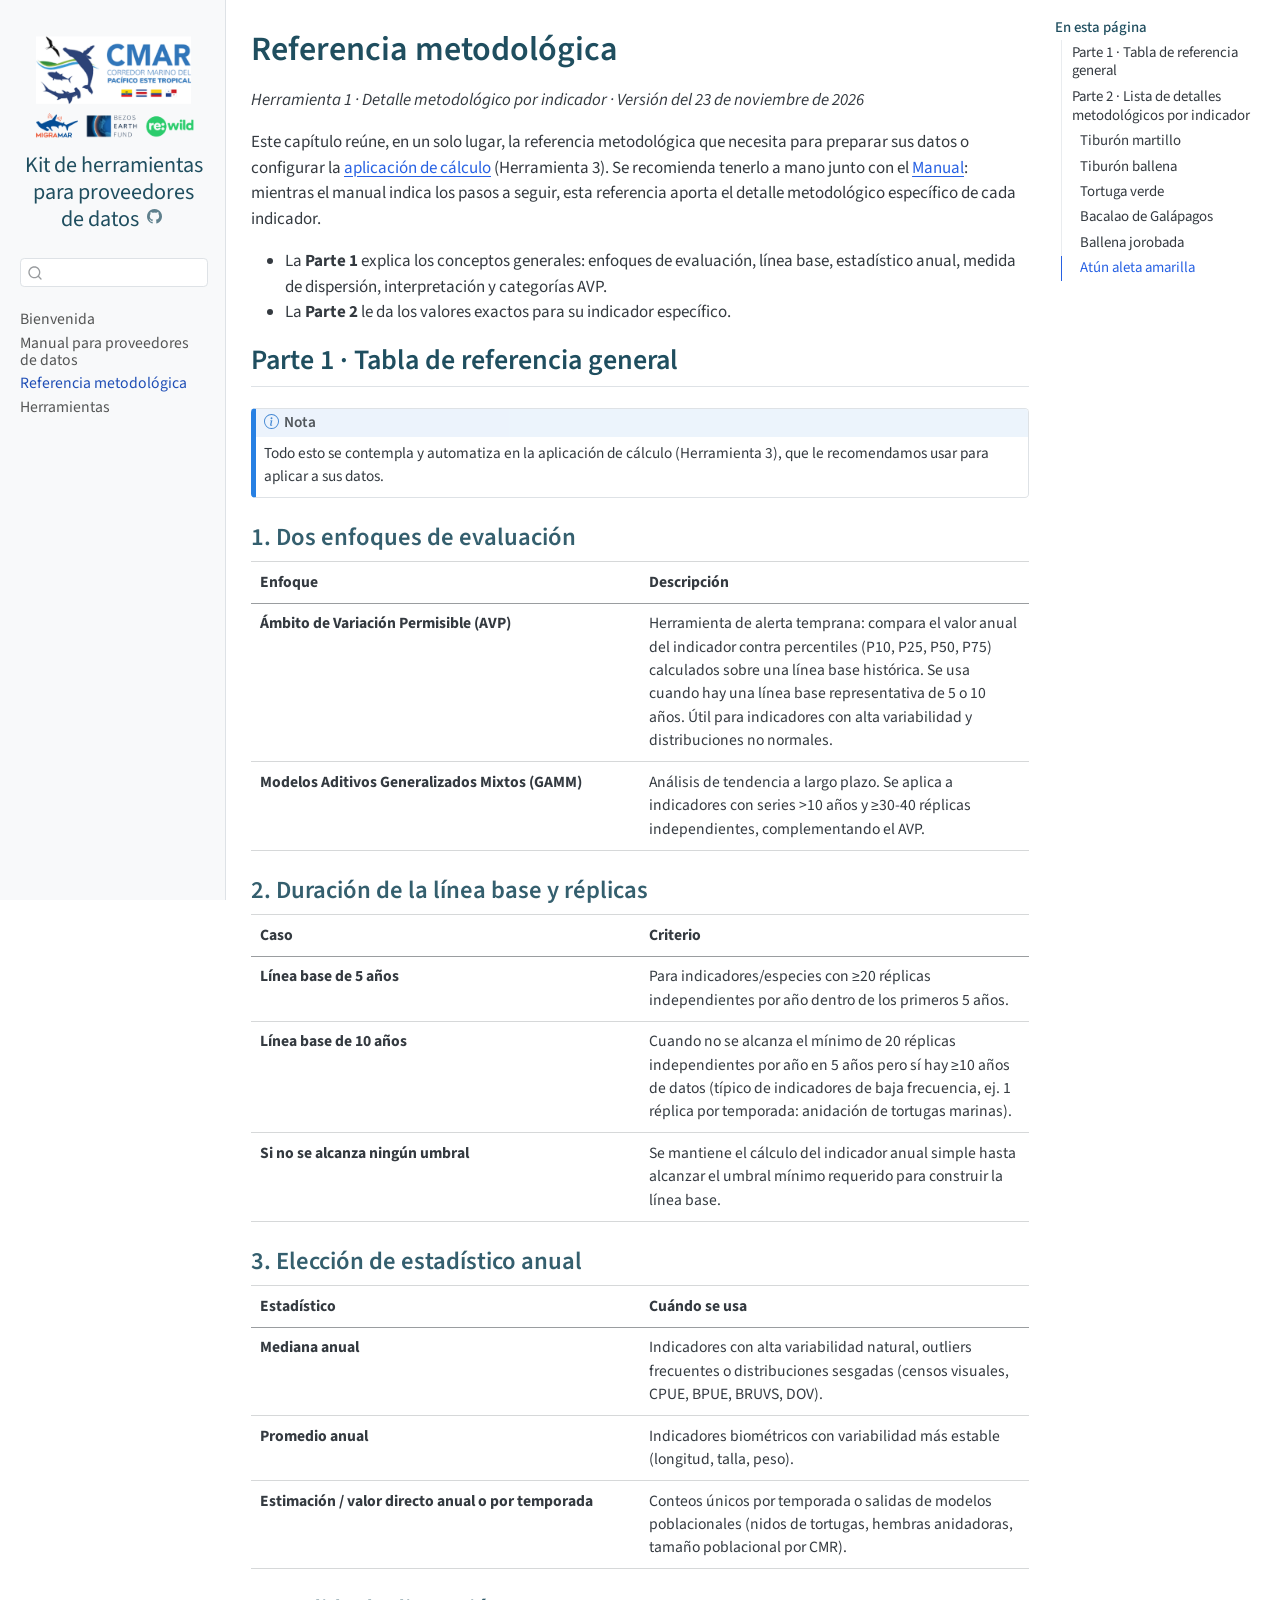
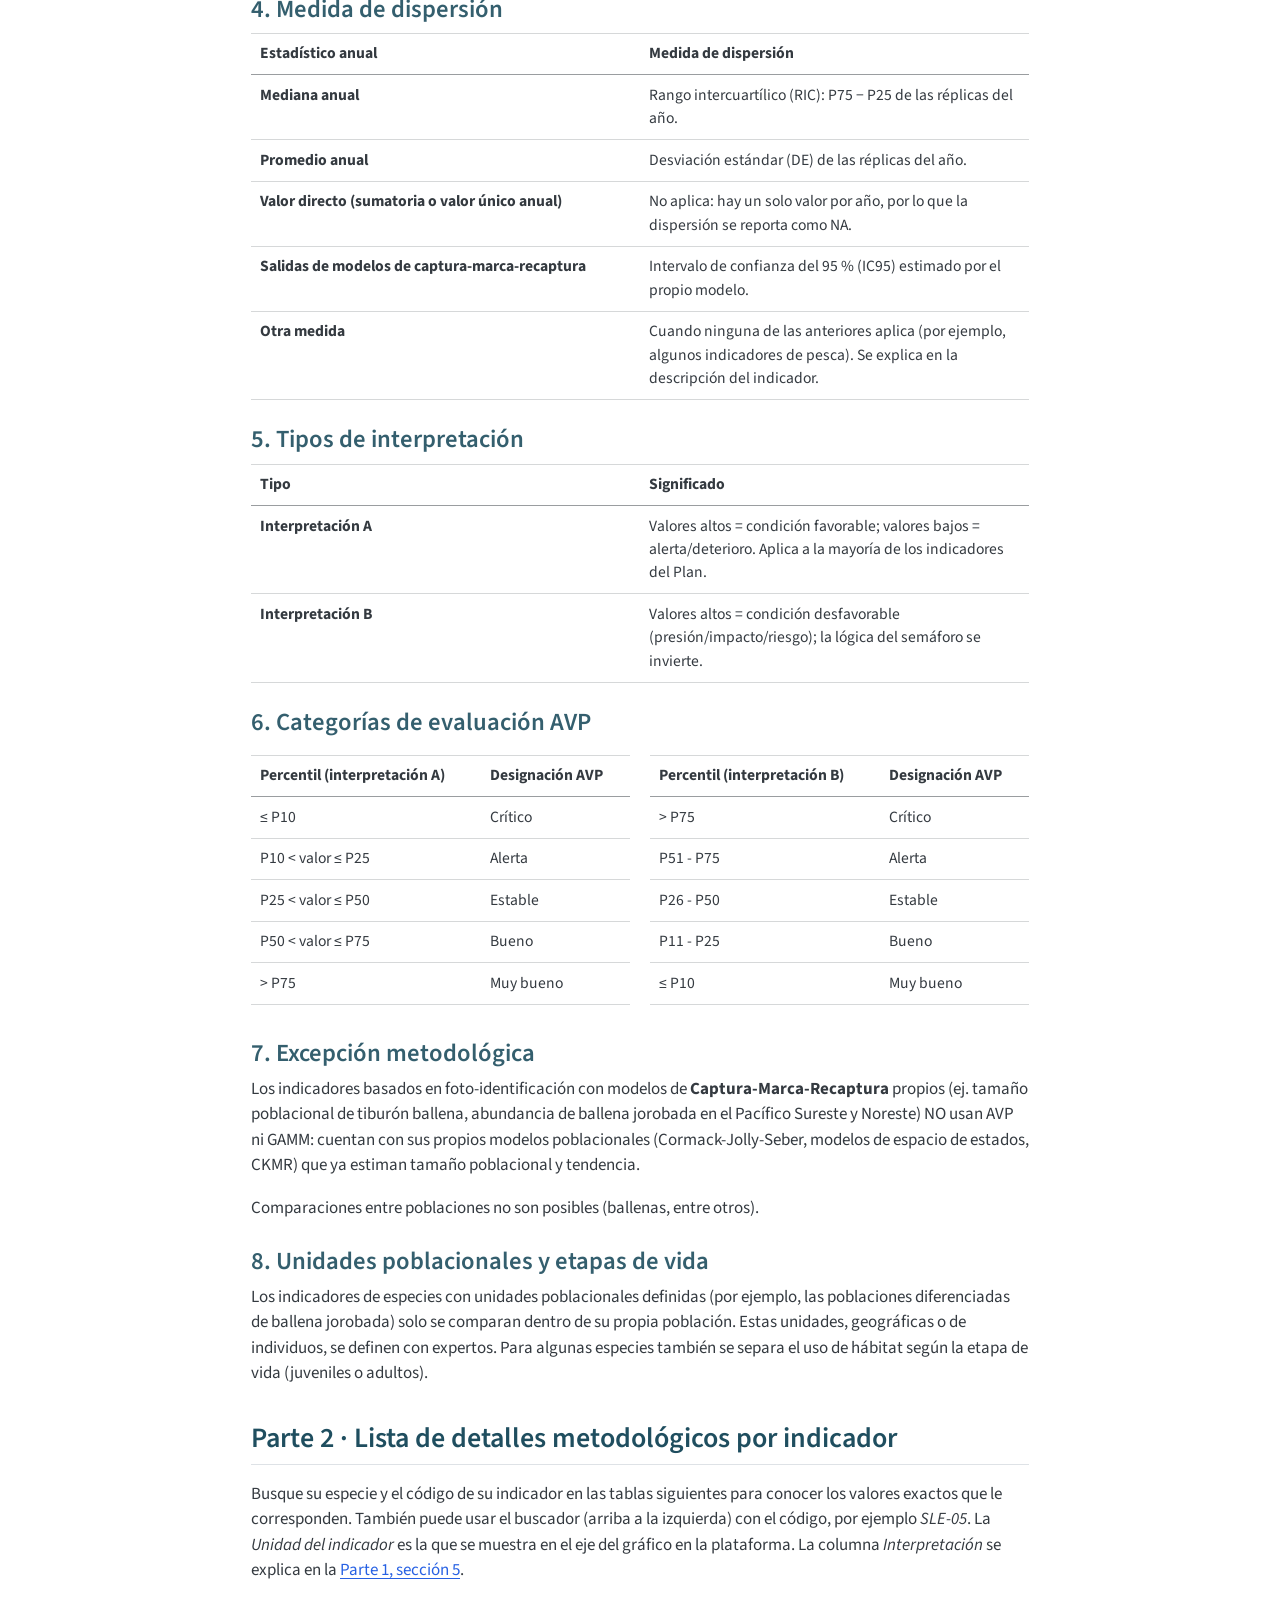
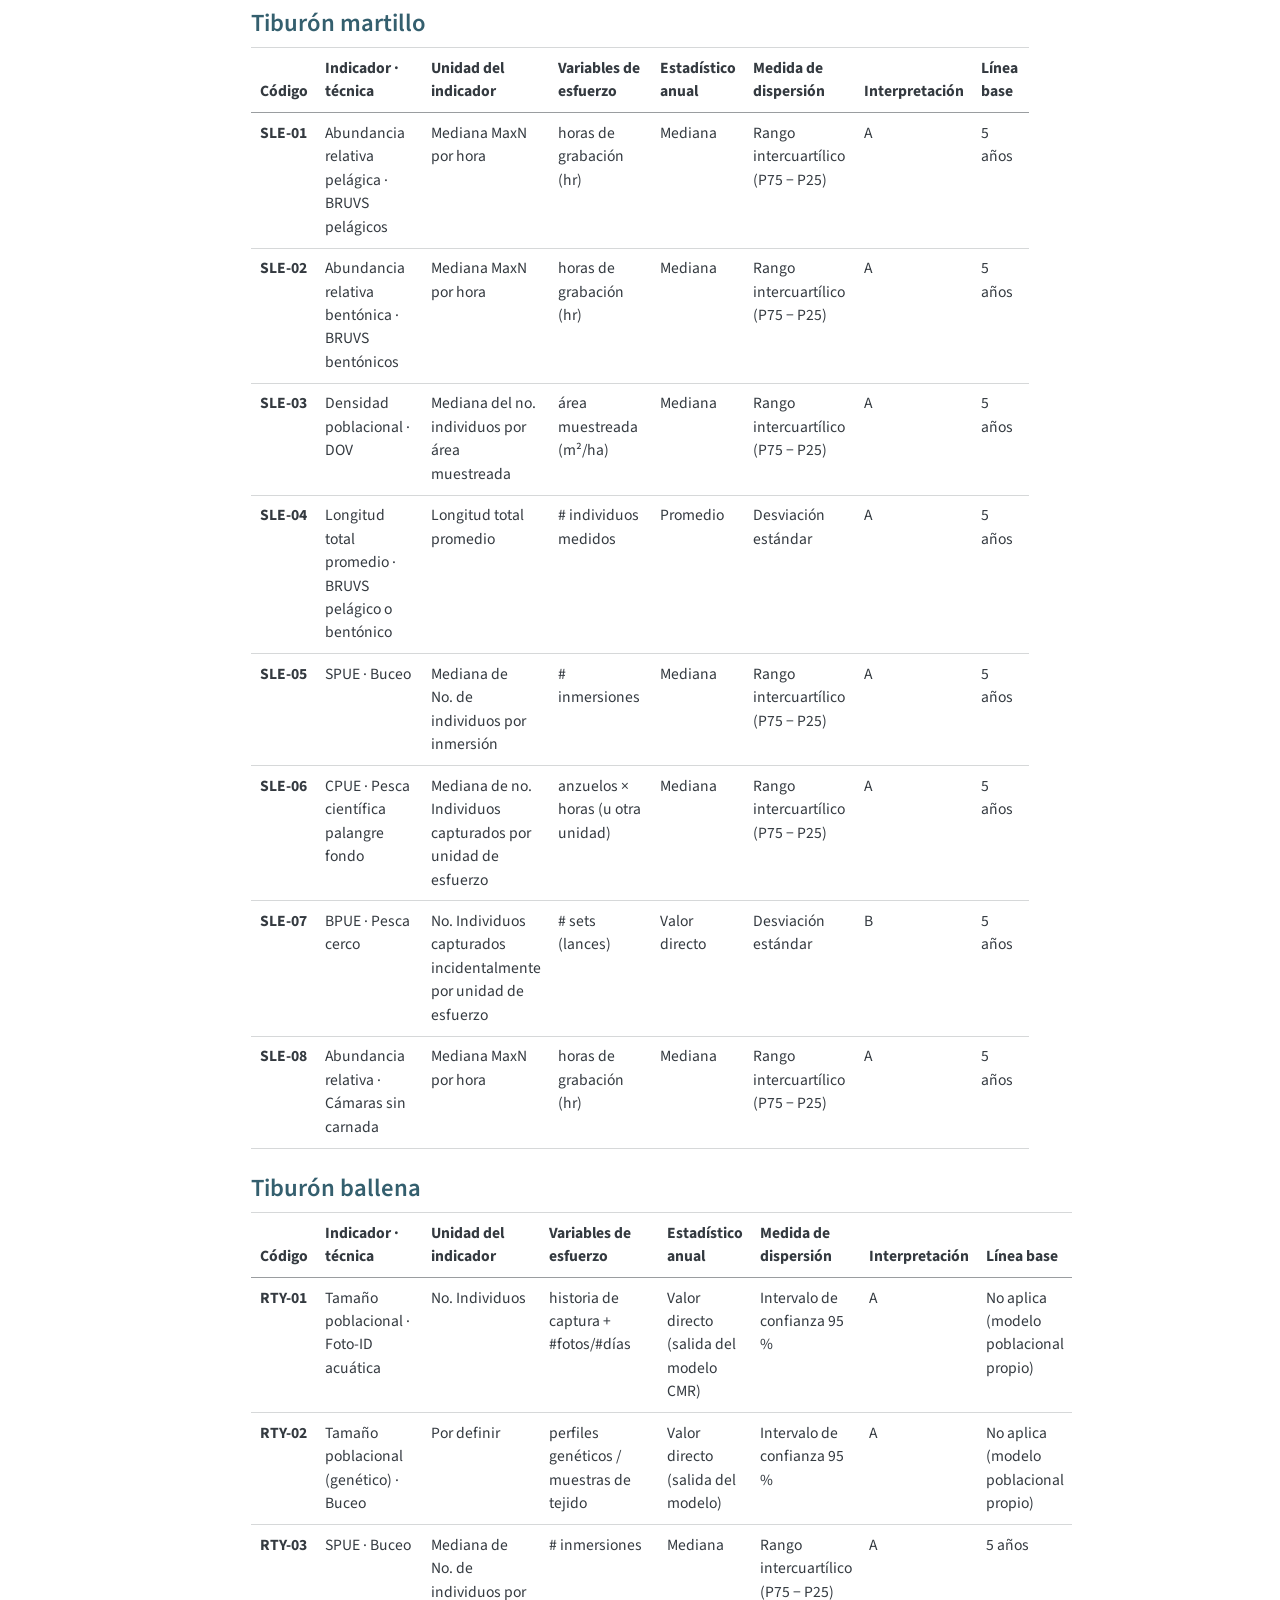
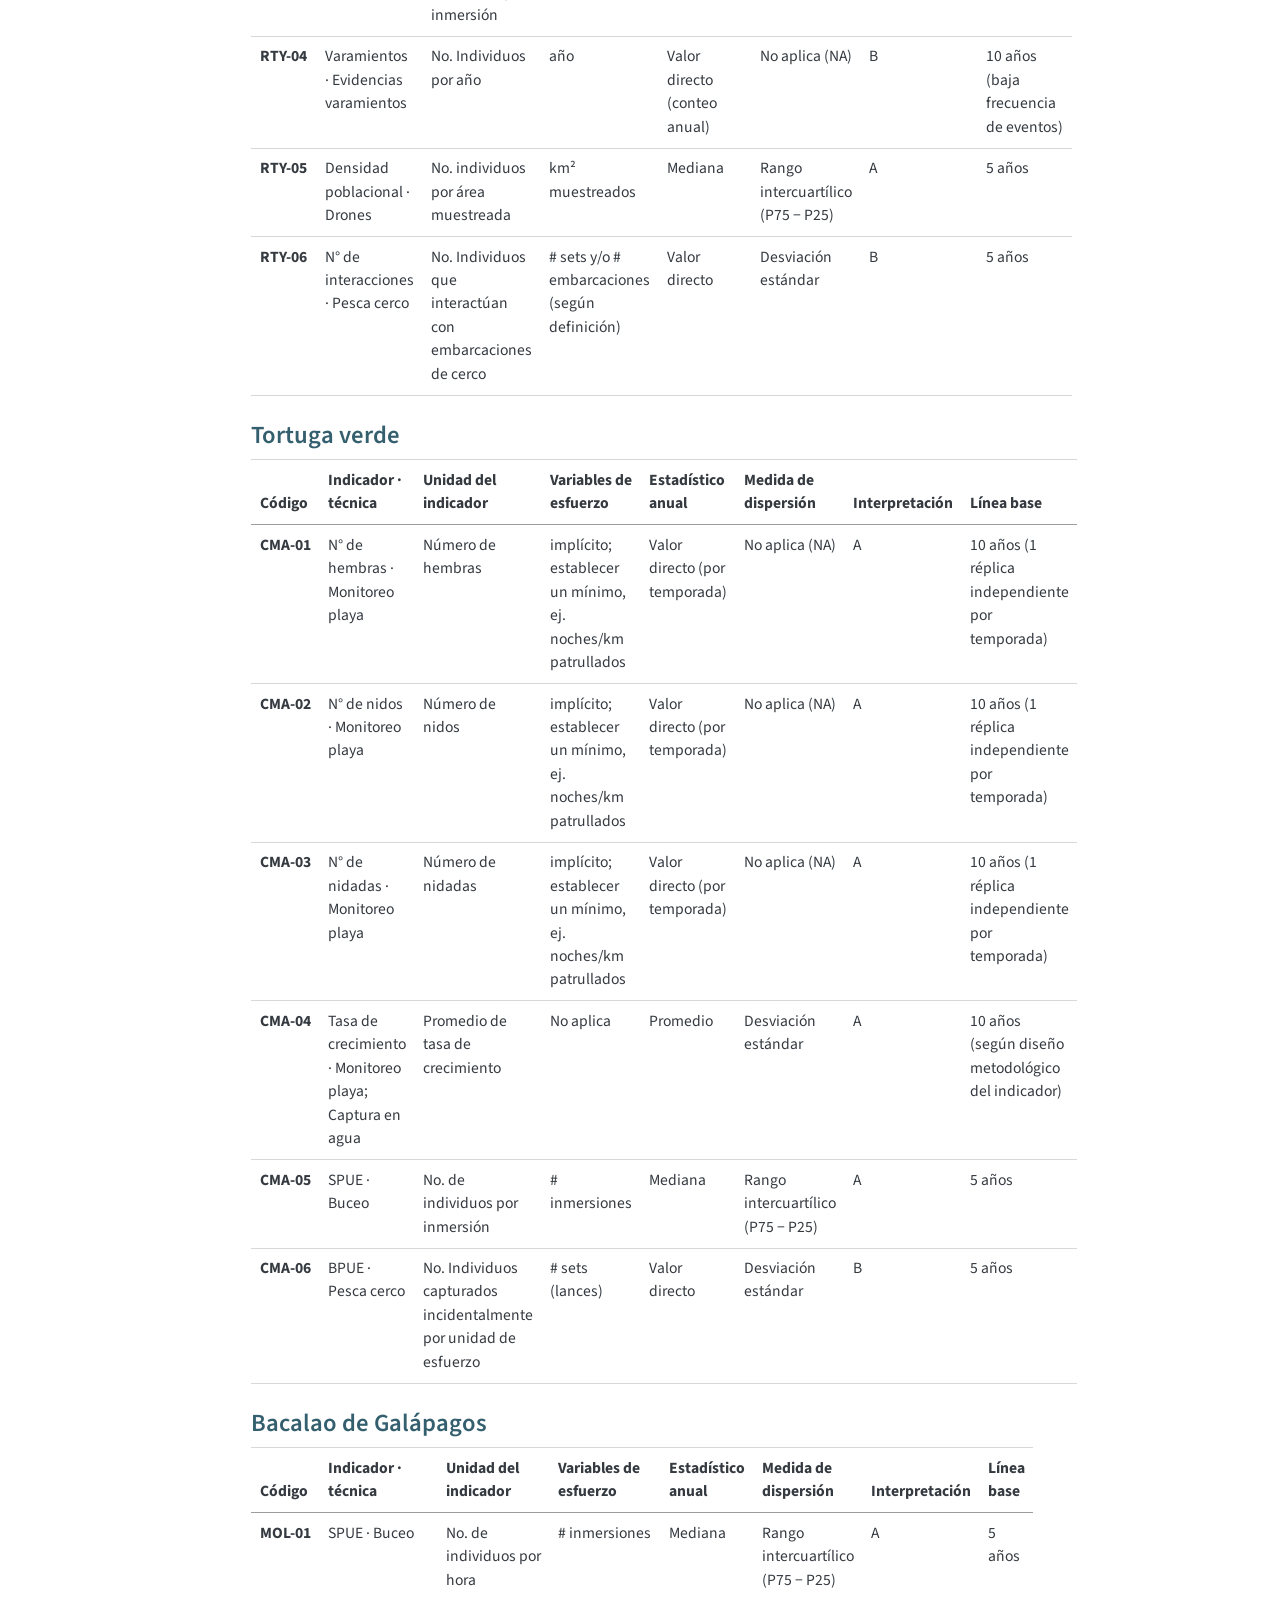
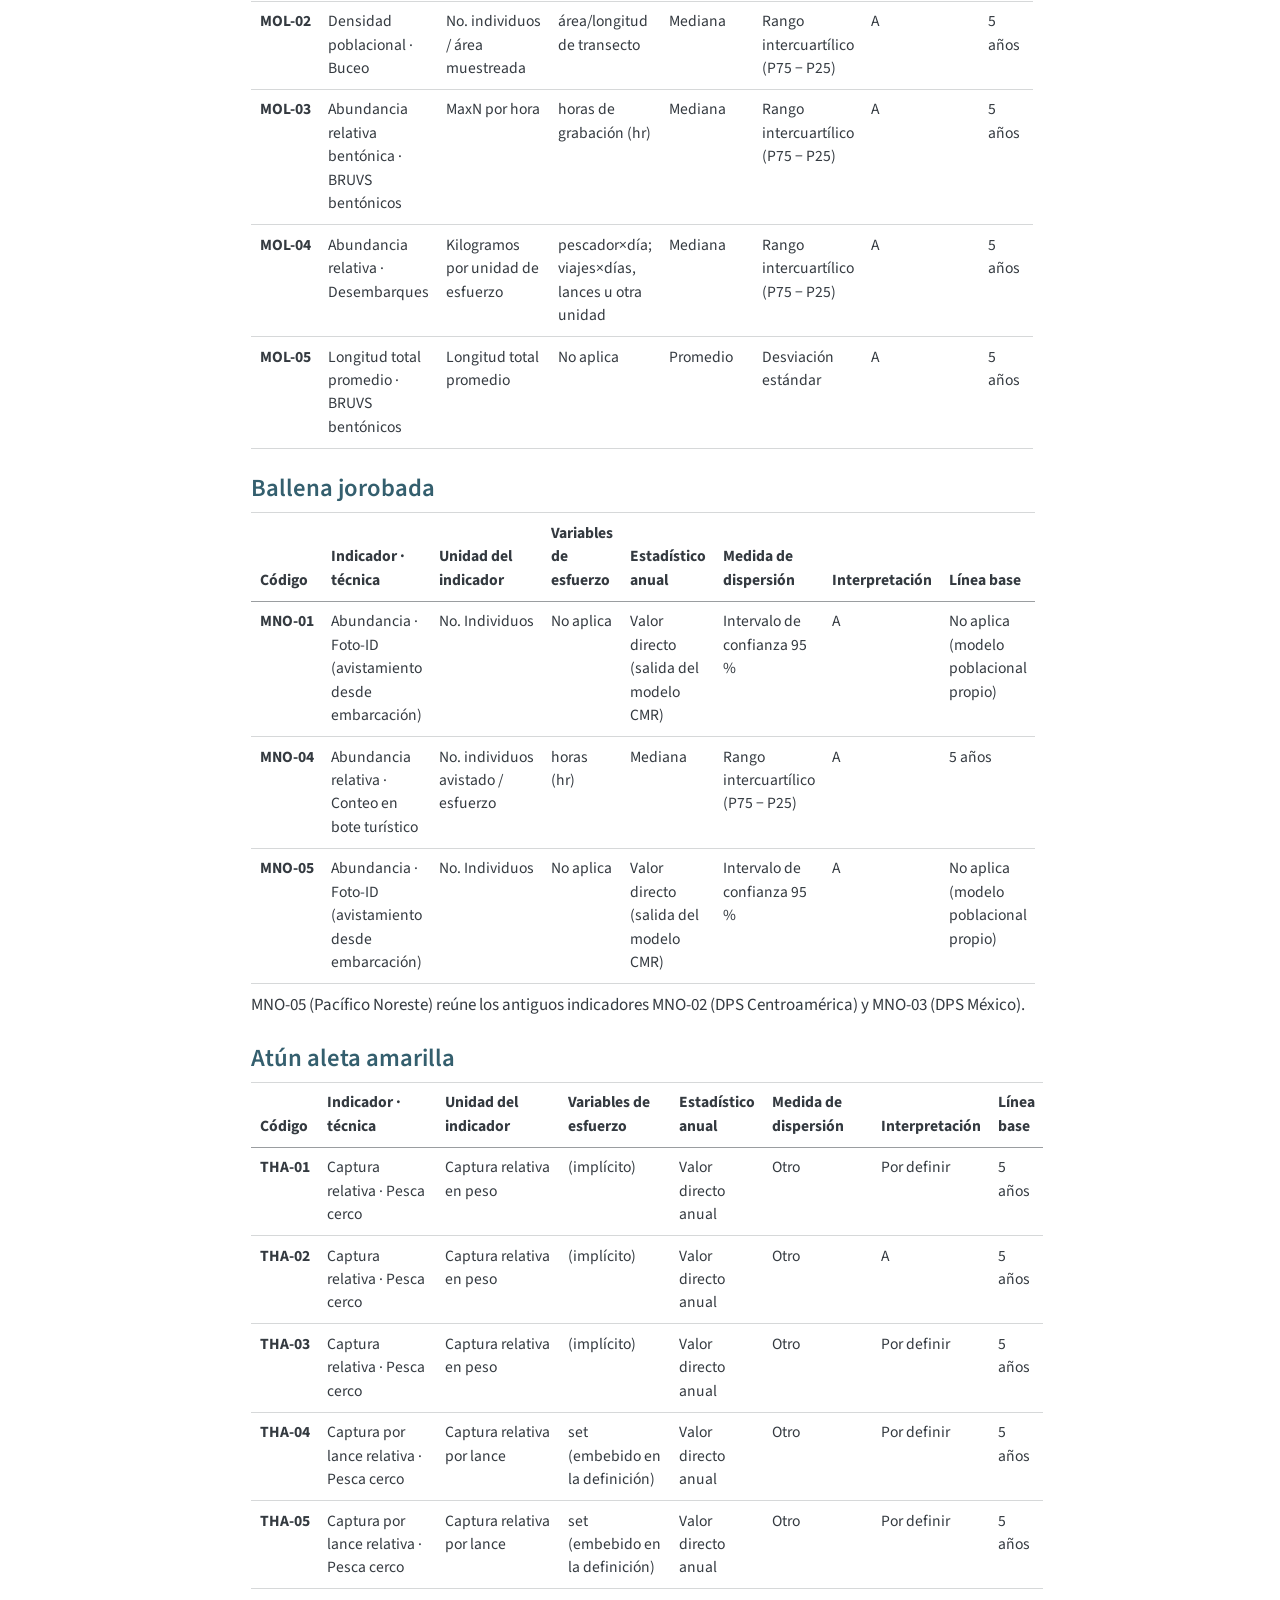
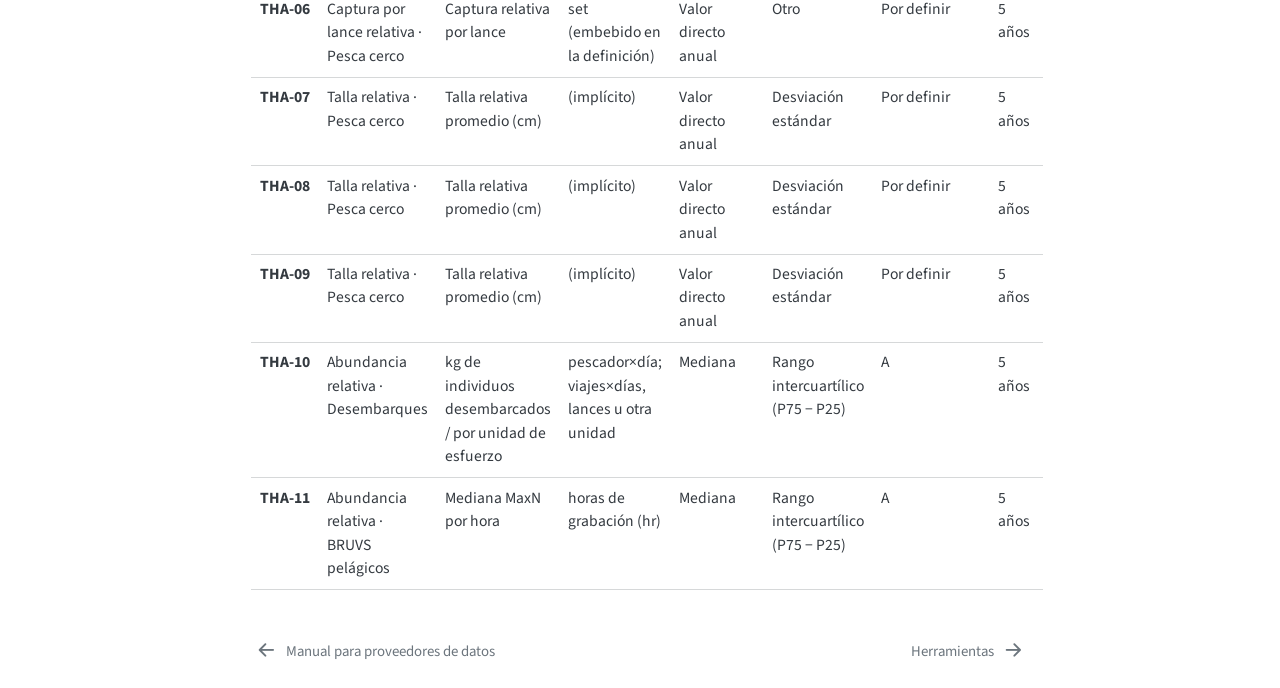
<file: docs/referencia.html>
<!DOCTYPE html>
<html xmlns="http://www.w3.org/1999/xhtml" lang="es" xml:lang="es"><head>

<meta charset="utf-8">
<meta name="generator" content="quarto-1.10.19">

<meta name="viewport" content="width=device-width, initial-scale=1.0, user-scalable=yes">


<title>Referencia metodológica – Kit de herramientas para proveedores de datos</title>
<style>
/* Default styles provided by pandoc.
** See https://pandoc.org/MANUAL.html#variables-for-html for config info.
*/
span.smallcaps{font-variant: small-caps;}
div.columns{display: flex; gap: 1.5em;}
div.column{flex: auto;}
@media screen {
div.columns{gap: min(4vw, 1.5em);}
div.column{overflow-x: auto;}
}
div.hanging-indent{margin-left: 1.5em; text-indent: -1.5em;}
ul.task-list{list-style: none;}
ul.task-list li input[type="checkbox"] {
  width: 0.8em;
  margin: 0 0.8em 0.2em -1em; /* quarto-specific, see https://github.com/quarto-dev/quarto-cli/issues/4556 */ 
  vertical-align: middle;
}
</style>


<script src="site_libs/quarto-nav/quarto-nav.js"></script>
<script src="site_libs/clipboard/clipboard.min.js"></script>
<script src="site_libs/quarto-search/autocomplete.umd.js"></script>
<script src="site_libs/quarto-search/fuse.min.js"></script>
<script src="site_libs/quarto-search/quarto-search.js"></script>
<meta name="quarto:offset" content="./">
<link href="./herramientas.html" rel="next">
<link href="./manual.html" rel="prev">
<script src="site_libs/quarto-html/quarto.js" type="module"></script>
<script src="site_libs/quarto-html/tabsets/tabsets.js" type="module"></script>
<script src="site_libs/quarto-html/popper.min.js"></script>
<script src="site_libs/quarto-html/tippy.umd.min.js"></script>
<script src="site_libs/quarto-html/anchor.min.js"></script>
<link href="site_libs/quarto-html/tippy.css" rel="stylesheet">
<link href="site_libs/quarto-html/quarto-syntax-highlighting-bf27225e3a48a9273f3daa8f8e829971.css" rel="stylesheet" id="quarto-text-highlighting-styles">
<script src="site_libs/bootstrap/bootstrap.min.js"></script>
<link href="site_libs/bootstrap/bootstrap-icons.css" rel="stylesheet">
<link href="site_libs/bootstrap/bootstrap-05d2b2d76074af863c97e8eaa51927da.min.css" rel="stylesheet" append-hash="true" id="quarto-bootstrap" data-mode="light">
<script id="quarto-search-options" type="application/json">{
  "location": "sidebar",
  "copy-button": false,
  "collapse-after": 3,
  "panel-placement": "start",
  "type": "textbox",
  "limit": 50,
  "keyboard-shortcut": [
    "f",
    "/",
    "s"
  ],
  "show-item-context": false,
  "language": {
    "search-no-results-text": "No se han encontrado resultados",
    "search-matching-documents-text": "documentos encontrados",
    "search-copy-link-title": "Copiar el enlace en la búsqueda",
    "search-hide-matches-text": "Ocultar resultados adicionales",
    "search-more-match-text": "resultado adicional en este documento",
    "search-more-matches-text": "resultados adicionales en este documento",
    "search-clear-button-title": "Borrar",
    "search-text-placeholder": "",
    "search-detached-cancel-button-title": "Cancelar",
    "search-submit-button-title": "Enviar",
    "search-label": "Buscar"
  }
}</script>


<link rel="stylesheet" href="styles.css">
</head>

<body class="nav-sidebar docked quarto-light">

<div id="quarto-search-results"></div>
  <header id="quarto-header" class="headroom fixed-top">
  <nav class="quarto-secondary-nav">
    <div class="container-fluid d-flex">
      <button type="button" class="quarto-btn-toggle btn" data-bs-toggle="collapse" role="button" data-bs-target=".quarto-sidebar-collapse-item" aria-controls="quarto-sidebar" aria-expanded="false" aria-label="Alternar barra lateral" onclick="if (window.quartoToggleHeadroom) { window.quartoToggleHeadroom(); }">
        <i class="bi bi-layout-text-sidebar-reverse"></i>
      </button>
        <nav class="quarto-page-breadcrumbs" aria-label="breadcrumb"><ol class="breadcrumb"><li class="breadcrumb-item"><a href="./referencia.html"><span class="chapter-title">Referencia metodológica</span></a></li></ol></nav>
        <a class="flex-grow-1" role="navigation" data-bs-toggle="collapse" data-bs-target=".quarto-sidebar-collapse-item" aria-controls="quarto-sidebar" aria-expanded="false" aria-label="Alternar barra lateral" onclick="if (window.quartoToggleHeadroom) { window.quartoToggleHeadroom(); }">      
        </a>
      <button type="button" class="btn quarto-search-button" aria-label="Buscar" onclick="window.quartoOpenSearch();">
        <i class="bi bi-search"></i>
      </button>
    </div>
  </nav>
</header>
<!-- content -->
<div id="quarto-content" class="quarto-container page-columns page-rows-contents page-layout-article">
<!-- sidebar -->
  <nav id="quarto-sidebar" class="sidebar collapse collapse-horizontal quarto-sidebar-collapse-item sidebar-navigation docked overflow-auto">
    <div class="pt-lg-2 mt-2 text-center sidebar-header sidebar-header-stacked">
      <a href="./index.html" class="sidebar-logo-link">
      <img src="./images/logos_organizaciones.png" alt="" class="sidebar-logo light-content py-0 d-lg-inline d-none">
      <img src="./images/logos_organizaciones.png" alt="" class="sidebar-logo dark-content py-0 d-lg-inline d-none">
      </a>
    <div class="sidebar-title mb-0 py-0">
      <a href="./">Kit de herramientas para proveedores de datos</a> 
        <div class="sidebar-tools-main">
    <a href="https://github.com/datamanagement-mgrmr/pet-proveedores-datos" title="Ejecutar el código" class="quarto-navigation-tool px-1" aria-label="Ejecutar el código"><i class="bi bi-github"></i></a>
</div>
    </div>
      </div>
        <div class="mt-2 flex-shrink-0 align-items-center">
        <div class="sidebar-search">
        <div id="quarto-search" class="" title="Buscar"></div>
        </div>
        </div>
    <div class="sidebar-menu-container"> 
    <ul class="list-unstyled mt-1">
        <li class="sidebar-item">
  <div class="sidebar-item-container"> 
  <a href="./index.html" class="sidebar-item-text sidebar-link">
 <span class="menu-text">Bienvenida</span></a>
  </div>
</li>
        <li class="sidebar-item">
  <div class="sidebar-item-container"> 
  <a href="./manual.html" class="sidebar-item-text sidebar-link"><span class="chapter-title">Manual para proveedores de datos</span></a>
  </div>
</li>
        <li class="sidebar-item">
  <div class="sidebar-item-container"> 
  <a href="./referencia.html" class="sidebar-item-text sidebar-link active"><span class="chapter-title">Referencia metodológica</span></a>
  </div>
</li>
        <li class="sidebar-item">
  <div class="sidebar-item-container"> 
  <a href="./herramientas.html" class="sidebar-item-text sidebar-link"><span class="chapter-title">Herramientas</span></a>
  </div>
</li>
    </ul>
    </div>
</nav>
<div id="quarto-sidebar-glass" class="quarto-sidebar-collapse-item" data-bs-toggle="collapse" data-bs-target=".quarto-sidebar-collapse-item"></div>
<!-- margin-sidebar -->
    <div id="quarto-margin-sidebar" class="sidebar margin-sidebar">
        <nav id="TOC" role="doc-toc" class="toc-active">
    <h2 id="toc-title">En esta página</h2>
   
  <ul>
  <li><a href="#sec-parte1" id="toc-sec-parte1" class="nav-link active" data-scroll-target="#sec-parte1">Parte 1 · Tabla de referencia general</a>
  <ul class="collapse">
  <li><a href="#dos-enfoques-de-evaluación" id="toc-dos-enfoques-de-evaluación" class="nav-link" data-scroll-target="#dos-enfoques-de-evaluación">1. Dos enfoques de evaluación</a></li>
  <li><a href="#duración-de-la-línea-base-y-réplicas" id="toc-duración-de-la-línea-base-y-réplicas" class="nav-link" data-scroll-target="#duración-de-la-línea-base-y-réplicas">2. Duración de la línea base y réplicas</a></li>
  <li><a href="#elección-de-estadístico-anual" id="toc-elección-de-estadístico-anual" class="nav-link" data-scroll-target="#elección-de-estadístico-anual">3. Elección de estadístico anual</a></li>
  <li><a href="#medida-de-dispersión" id="toc-medida-de-dispersión" class="nav-link" data-scroll-target="#medida-de-dispersión">4. Medida de dispersión</a></li>
  <li><a href="#sec-interpretacion" id="toc-sec-interpretacion" class="nav-link" data-scroll-target="#sec-interpretacion">5. Tipos de interpretación</a></li>
  <li><a href="#categorías-de-evaluación-avp" id="toc-categorías-de-evaluación-avp" class="nav-link" data-scroll-target="#categorías-de-evaluación-avp">6. Categorías de evaluación AVP</a></li>
  <li><a href="#excepción-metodológica" id="toc-excepción-metodológica" class="nav-link" data-scroll-target="#excepción-metodológica">7. Excepción metodológica</a></li>
  <li><a href="#unidades-poblacionales-y-etapas-de-vida" id="toc-unidades-poblacionales-y-etapas-de-vida" class="nav-link" data-scroll-target="#unidades-poblacionales-y-etapas-de-vida">8. Unidades poblacionales y etapas de vida</a></li>
  </ul></li>
  <li><a href="#sec-parte2" id="toc-sec-parte2" class="nav-link" data-scroll-target="#sec-parte2">Parte 2 · Lista de detalles metodológicos por indicador</a>
  <ul class="collapse">
  <li><a href="#tiburón-martillo" id="toc-tiburón-martillo" class="nav-link" data-scroll-target="#tiburón-martillo">Tiburón martillo</a></li>
  <li><a href="#tiburón-ballena" id="toc-tiburón-ballena" class="nav-link" data-scroll-target="#tiburón-ballena">Tiburón ballena</a></li>
  <li><a href="#tortuga-verde" id="toc-tortuga-verde" class="nav-link" data-scroll-target="#tortuga-verde">Tortuga verde</a></li>
  <li><a href="#bacalao-de-galápagos" id="toc-bacalao-de-galápagos" class="nav-link" data-scroll-target="#bacalao-de-galápagos">Bacalao de Galápagos</a></li>
  <li><a href="#ballena-jorobada" id="toc-ballena-jorobada" class="nav-link" data-scroll-target="#ballena-jorobada">Ballena jorobada</a></li>
  <li><a href="#atún-aleta-amarilla" id="toc-atún-aleta-amarilla" class="nav-link" data-scroll-target="#atún-aleta-amarilla">Atún aleta amarilla</a></li>
  </ul></li>
  </ul>
</nav>
    </div>
<!-- main -->
<main class="content" id="quarto-document-content">

<header id="title-block-header" class="quarto-title-block default">
<div class="quarto-title">
<h1 class="title"><span id="sec-referencia" class="quarto-section-identifier"><span class="chapter-title">Referencia metodológica</span></span></h1>
</div>



<div class="quarto-title-meta">

    
  
    
  </div>
  


</header>


<p><em>Herramienta 1 · Detalle metodológico por indicador · Versión del 23 de noviembre de 2026</em></p>
<p>Este capítulo reúne, en un solo lugar, la referencia metodológica que necesita para preparar sus datos o configurar la <a href="./herramientas.html#sec-h3">aplicación de cálculo</a> (Herramienta 3). Se recomienda tenerlo a mano junto con el <a href="./manual.html">Manual</a>: mientras el manual indica los pasos a seguir, esta referencia aporta el detalle metodológico específico de cada indicador.</p>
<ul>
<li>La <strong>Parte 1</strong> explica los conceptos generales: enfoques de evaluación, línea base, estadístico anual, medida de dispersión, interpretación y categorías AVP.</li>
<li>La <strong>Parte 2</strong> le da los valores exactos para su indicador específico.</li>
</ul>
<section id="sec-parte1" class="level2">
<h2 class="anchored" data-anchor-id="sec-parte1">Parte 1 · Tabla de referencia general</h2>
<div class="callout callout-style-default callout-note callout-titled">
<div class="callout-header d-flex align-content-center">
<div class="callout-icon-container">
<i class="callout-icon"></i>
</div>
<div class="callout-title-container flex-fill">
Nota
</div>
</div>
<div class="callout-body-container callout-body">
<p>Todo esto se contempla y automatiza en la aplicación de cálculo (Herramienta 3), que le recomendamos usar para aplicar a sus datos.</p>
</div>
</div>
<section id="dos-enfoques-de-evaluación" class="level3">
<h3 class="anchored" data-anchor-id="dos-enfoques-de-evaluación">1. Dos enfoques de evaluación</h3>
<table class="caption-top table">
<colgroup>
<col style="width: 50%">
<col style="width: 50%">
</colgroup>
<thead>
<tr class="header">
<th>Enfoque</th>
<th>Descripción</th>
</tr>
</thead>
<tbody>
<tr class="odd">
<td><strong>Ámbito de Variación Permisible (AVP)</strong></td>
<td>Herramienta de alerta temprana: compara el valor anual del indicador contra percentiles (P10, P25, P50, P75) calculados sobre una línea base histórica. Se usa cuando hay una línea base representativa de 5 o 10 años. Útil para indicadores con alta variabilidad y distribuciones no normales.</td>
</tr>
<tr class="even">
<td><strong>Modelos Aditivos Generalizados Mixtos (GAMM)</strong></td>
<td>Análisis de tendencia a largo plazo. Se aplica a indicadores con series &gt;10 años y ≥30-40 réplicas independientes, complementando el AVP.</td>
</tr>
</tbody>
</table>
</section>
<section id="duración-de-la-línea-base-y-réplicas" class="level3">
<h3 class="anchored" data-anchor-id="duración-de-la-línea-base-y-réplicas">2. Duración de la línea base y réplicas</h3>
<table class="caption-top table">
<colgroup>
<col style="width: 50%">
<col style="width: 50%">
</colgroup>
<thead>
<tr class="header">
<th>Caso</th>
<th>Criterio</th>
</tr>
</thead>
<tbody>
<tr class="odd">
<td><strong>Línea base de 5 años</strong></td>
<td>Para indicadores/especies con ≥20 réplicas independientes por año dentro de los primeros 5 años.</td>
</tr>
<tr class="even">
<td><strong>Línea base de 10 años</strong></td>
<td>Cuando no se alcanza el mínimo de 20 réplicas independientes por año en 5 años pero sí hay ≥10 años de datos (típico de indicadores de baja frecuencia, ej. 1 réplica por temporada: anidación de tortugas marinas).</td>
</tr>
<tr class="odd">
<td><strong>Si no se alcanza ningún umbral</strong></td>
<td>Se mantiene el cálculo del indicador anual simple hasta alcanzar el umbral mínimo requerido para construir la línea base.</td>
</tr>
</tbody>
</table>
</section>
<section id="elección-de-estadístico-anual" class="level3">
<h3 class="anchored" data-anchor-id="elección-de-estadístico-anual">3. Elección de estadístico anual</h3>
<table class="caption-top table">
<colgroup>
<col style="width: 50%">
<col style="width: 50%">
</colgroup>
<thead>
<tr class="header">
<th>Estadístico</th>
<th>Cuándo se usa</th>
</tr>
</thead>
<tbody>
<tr class="odd">
<td><strong>Mediana anual</strong></td>
<td>Indicadores con alta variabilidad natural, outliers frecuentes o distribuciones sesgadas (censos visuales, CPUE, BPUE, BRUVS, DOV).</td>
</tr>
<tr class="even">
<td><strong>Promedio anual</strong></td>
<td>Indicadores biométricos con variabilidad más estable (longitud, talla, peso).</td>
</tr>
<tr class="odd">
<td><strong>Estimación / valor directo anual o por temporada</strong></td>
<td>Conteos únicos por temporada o salidas de modelos poblacionales (nidos de tortugas, hembras anidadoras, tamaño poblacional por CMR).</td>
</tr>
</tbody>
</table>
</section>
<section id="medida-de-dispersión" class="level3">
<h3 class="anchored" data-anchor-id="medida-de-dispersión">4. Medida de dispersión</h3>
<table class="caption-top table">
<colgroup>
<col style="width: 50%">
<col style="width: 50%">
</colgroup>
<thead>
<tr class="header">
<th>Estadístico anual</th>
<th>Medida de dispersión</th>
</tr>
</thead>
<tbody>
<tr class="odd">
<td><strong>Mediana anual</strong></td>
<td>Rango intercuartílico (RIC): P75 − P25 de las réplicas del año.</td>
</tr>
<tr class="even">
<td><strong>Promedio anual</strong></td>
<td>Desviación estándar (DE) de las réplicas del año.</td>
</tr>
<tr class="odd">
<td><strong>Valor directo (sumatoria o valor único anual)</strong></td>
<td>No aplica: hay un solo valor por año, por lo que la dispersión se reporta como NA.</td>
</tr>
<tr class="even">
<td><strong>Salidas de modelos de captura-marca-recaptura</strong></td>
<td>Intervalo de confianza del 95 % (IC95) estimado por el propio modelo.</td>
</tr>
<tr class="odd">
<td><strong>Otra medida</strong></td>
<td>Cuando ninguna de las anteriores aplica (por ejemplo, algunos indicadores de pesca). Se explica en la descripción del indicador.</td>
</tr>
</tbody>
</table>
</section>
<section id="sec-interpretacion" class="level3">
<h3 class="anchored" data-anchor-id="sec-interpretacion">5. Tipos de interpretación</h3>
<table class="caption-top table">
<colgroup>
<col style="width: 50%">
<col style="width: 50%">
</colgroup>
<thead>
<tr class="header">
<th>Tipo</th>
<th>Significado</th>
</tr>
</thead>
<tbody>
<tr class="odd">
<td><strong>Interpretación A</strong></td>
<td>Valores altos = condición favorable; valores bajos = alerta/deterioro. Aplica a la mayoría de los indicadores del Plan.</td>
</tr>
<tr class="even">
<td><strong>Interpretación B</strong></td>
<td>Valores altos = condición desfavorable (presión/impacto/riesgo); la lógica del semáforo se invierte.</td>
</tr>
</tbody>
</table>
</section>
<section id="categorías-de-evaluación-avp" class="level3">
<h3 class="anchored" data-anchor-id="categorías-de-evaluación-avp">6. Categorías de evaluación AVP</h3>
<div class="quarto-layout-panel" data-layout-ncol="2">
<div class="quarto-layout-row">
<div class="quarto-layout-cell" style="flex-basis: 50.0%;justify-content: center;">
<table class="caption-top table">
<thead>
<tr class="header">
<th style="text-align: left;">Percentil (interpretación A)</th>
<th style="text-align: left;">Designación AVP</th>
</tr>
</thead>
<tbody>
<tr class="odd">
<td style="text-align: left;">≤ P10</td>
<td style="text-align: left;">Crítico</td>
</tr>
<tr class="even">
<td style="text-align: left;">P10 &lt; valor ≤ P25</td>
<td style="text-align: left;">Alerta</td>
</tr>
<tr class="odd">
<td style="text-align: left;">P25 &lt; valor ≤ P50</td>
<td style="text-align: left;">Estable</td>
</tr>
<tr class="even">
<td style="text-align: left;">P50 &lt; valor ≤ P75</td>
<td style="text-align: left;">Bueno</td>
</tr>
<tr class="odd">
<td style="text-align: left;">&gt; P75</td>
<td style="text-align: left;">Muy bueno</td>
</tr>
</tbody>
</table>
</div>
<div class="quarto-layout-cell" style="flex-basis: 50.0%;justify-content: center;">
<table class="caption-top table">
<thead>
<tr class="header">
<th style="text-align: left;">Percentil (interpretación B)</th>
<th style="text-align: left;">Designación AVP</th>
</tr>
</thead>
<tbody>
<tr class="odd">
<td style="text-align: left;">&gt; P75</td>
<td style="text-align: left;">Crítico</td>
</tr>
<tr class="even">
<td style="text-align: left;">P51 - P75</td>
<td style="text-align: left;">Alerta</td>
</tr>
<tr class="odd">
<td style="text-align: left;">P26 - P50</td>
<td style="text-align: left;">Estable</td>
</tr>
<tr class="even">
<td style="text-align: left;">P11 - P25</td>
<td style="text-align: left;">Bueno</td>
</tr>
<tr class="odd">
<td style="text-align: left;">≤ P10</td>
<td style="text-align: left;">Muy bueno</td>
</tr>
</tbody>
</table>
</div>
</div>
</div>
</section>
<section id="excepción-metodológica" class="level3">
<h3 class="anchored" data-anchor-id="excepción-metodológica">7. Excepción metodológica</h3>
<p>Los indicadores basados en foto-identificación con modelos de <strong>Captura-Marca-Recaptura</strong> propios (ej. tamaño poblacional de tiburón ballena, abundancia de ballena jorobada en el Pacífico Sureste y Noreste) NO usan AVP ni GAMM: cuentan con sus propios modelos poblacionales (Cormack-Jolly-Seber, modelos de espacio de estados, CKMR) que ya estiman tamaño poblacional y tendencia.</p>
<p>Comparaciones entre poblaciones no son posibles (ballenas, entre otros).</p>
</section>
<section id="unidades-poblacionales-y-etapas-de-vida" class="level3">
<h3 class="anchored" data-anchor-id="unidades-poblacionales-y-etapas-de-vida">8. Unidades poblacionales y etapas de vida</h3>
<p>Los indicadores de especies con unidades poblacionales definidas (por ejemplo, las poblaciones diferenciadas de ballena jorobada) solo se comparan dentro de su propia población. Estas unidades, geográficas o de individuos, se definen con expertos. Para algunas especies también se separa el uso de hábitat según la etapa de vida (juveniles o adultos).</p>
</section>
</section>
<section id="sec-parte2" class="level2">
<h2 class="anchored" data-anchor-id="sec-parte2">Parte 2 · Lista de detalles metodológicos por indicador</h2>
<p>Busque su especie y el código de su indicador en las tablas siguientes para conocer los valores exactos que le corresponden. También puede usar el buscador (arriba a la izquierda) con el código, por ejemplo <em>SLE-05</em>. La <em>Unidad del indicador</em> es la que se muestra en el eje del gráfico en la plataforma. La columna <em>Interpretación</em> se explica en la <a href="#sec-interpretacion">Parte 1, sección 5</a>.</p>
<section id="tiburón-martillo" class="level3">
<h3 class="anchored" data-anchor-id="tiburón-martillo">Tiburón martillo</h3>
<table class="caption-top table">
<colgroup>
<col style="width: 7%">
<col style="width: 19%">
<col style="width: 15%">
<col style="width: 15%">
<col style="width: 11%">
<col style="width: 15%">
<col style="width: 6%">
<col style="width: 9%">
</colgroup>
<thead>
<tr class="header">
<th>Código</th>
<th>Indicador · técnica</th>
<th>Unidad del indicador</th>
<th>Variables de esfuerzo</th>
<th>Estadístico anual</th>
<th>Medida de dispersión</th>
<th>Interpretación</th>
<th>Línea base</th>
</tr>
</thead>
<tbody>
<tr class="odd">
<td><strong>SLE-01</strong></td>
<td>Abundancia relativa pelágica · BRUVS pelágicos</td>
<td>Mediana MaxN por hora</td>
<td>horas de grabación (hr)</td>
<td>Mediana</td>
<td>Rango intercuartílico (P75 − P25)</td>
<td>A</td>
<td>5 años</td>
</tr>
<tr class="even">
<td><strong>SLE-02</strong></td>
<td>Abundancia relativa bentónica · BRUVS bentónicos</td>
<td>Mediana MaxN por hora</td>
<td>horas de grabación (hr)</td>
<td>Mediana</td>
<td>Rango intercuartílico (P75 − P25)</td>
<td>A</td>
<td>5 años</td>
</tr>
<tr class="odd">
<td><strong>SLE-03</strong></td>
<td>Densidad poblacional · DOV</td>
<td>Mediana del no. individuos por área muestreada</td>
<td>área muestreada (m²/ha)</td>
<td>Mediana</td>
<td>Rango intercuartílico (P75 − P25)</td>
<td>A</td>
<td>5 años</td>
</tr>
<tr class="even">
<td><strong>SLE-04</strong></td>
<td>Longitud total promedio · BRUVS pelágico o bentónico</td>
<td>Longitud total promedio</td>
<td># individuos medidos</td>
<td>Promedio</td>
<td>Desviación estándar</td>
<td>A</td>
<td>5 años</td>
</tr>
<tr class="odd">
<td><strong>SLE-05</strong></td>
<td>SPUE · Buceo</td>
<td>Mediana de No.&nbsp;de individuos por inmersión</td>
<td># inmersiones</td>
<td>Mediana</td>
<td>Rango intercuartílico (P75 − P25)</td>
<td>A</td>
<td>5 años</td>
</tr>
<tr class="even">
<td><strong>SLE-06</strong></td>
<td>CPUE · Pesca científica palangre fondo</td>
<td>Mediana de no. Individuos capturados por unidad de esfuerzo</td>
<td>anzuelos × horas (u otra unidad)</td>
<td>Mediana</td>
<td>Rango intercuartílico (P75 − P25)</td>
<td>A</td>
<td>5 años</td>
</tr>
<tr class="odd">
<td><strong>SLE-07</strong></td>
<td>BPUE · Pesca cerco</td>
<td>No.&nbsp;Individuos capturados incidentalmente por unidad de esfuerzo</td>
<td># sets (lances)</td>
<td>Valor directo</td>
<td>Desviación estándar</td>
<td>B</td>
<td>5 años</td>
</tr>
<tr class="even">
<td><strong>SLE-08</strong></td>
<td>Abundancia relativa · Cámaras sin carnada</td>
<td>Mediana MaxN por hora</td>
<td>horas de grabación (hr)</td>
<td>Mediana</td>
<td>Rango intercuartílico (P75 − P25)</td>
<td>A</td>
<td>5 años</td>
</tr>
</tbody>
</table>
</section>
<section id="tiburón-ballena" class="level3">
<h3 class="anchored" data-anchor-id="tiburón-ballena">Tiburón ballena</h3>
<table class="caption-top table">
<colgroup>
<col style="width: 7%">
<col style="width: 19%">
<col style="width: 15%">
<col style="width: 15%">
<col style="width: 11%">
<col style="width: 15%">
<col style="width: 6%">
<col style="width: 9%">
</colgroup>
<thead>
<tr class="header">
<th>Código</th>
<th>Indicador · técnica</th>
<th>Unidad del indicador</th>
<th>Variables de esfuerzo</th>
<th>Estadístico anual</th>
<th>Medida de dispersión</th>
<th>Interpretación</th>
<th>Línea base</th>
</tr>
</thead>
<tbody>
<tr class="odd">
<td><strong>RTY-01</strong></td>
<td>Tamaño poblacional · Foto-ID acuática</td>
<td>No.&nbsp;Individuos</td>
<td>historia de captura + #fotos/#días</td>
<td>Valor directo (salida del modelo CMR)</td>
<td>Intervalo de confianza 95 %</td>
<td>A</td>
<td>No aplica (modelo poblacional propio)</td>
</tr>
<tr class="even">
<td><strong>RTY-02</strong></td>
<td>Tamaño poblacional (genético) · Buceo</td>
<td>Por definir</td>
<td>perfiles genéticos / muestras de tejido</td>
<td>Valor directo (salida del modelo)</td>
<td>Intervalo de confianza 95 %</td>
<td>A</td>
<td>No aplica (modelo poblacional propio)</td>
</tr>
<tr class="odd">
<td><strong>RTY-03</strong></td>
<td>SPUE · Buceo</td>
<td>Mediana de No.&nbsp;de individuos por inmersión</td>
<td># inmersiones</td>
<td>Mediana</td>
<td>Rango intercuartílico (P75 − P25)</td>
<td>A</td>
<td>5 años</td>
</tr>
<tr class="even">
<td><strong>RTY-04</strong></td>
<td>Varamientos · Evidencias varamientos</td>
<td>No.&nbsp;Individuos por año</td>
<td>año</td>
<td>Valor directo (conteo anual)</td>
<td>No aplica (NA)</td>
<td>B</td>
<td>10 años (baja frecuencia de eventos)</td>
</tr>
<tr class="odd">
<td><strong>RTY-05</strong></td>
<td>Densidad poblacional · Drones</td>
<td>No.&nbsp;individuos por área muestreada</td>
<td>km² muestreados</td>
<td>Mediana</td>
<td>Rango intercuartílico (P75 − P25)</td>
<td>A</td>
<td>5 años</td>
</tr>
<tr class="even">
<td><strong>RTY-06</strong></td>
<td>N° de interacciones · Pesca cerco</td>
<td>No.&nbsp;Individuos que interactúan con embarcaciones de cerco</td>
<td># sets y/o # embarcaciones (según definición)</td>
<td>Valor directo</td>
<td>Desviación estándar</td>
<td>B</td>
<td>5 años</td>
</tr>
</tbody>
</table>
</section>
<section id="tortuga-verde" class="level3">
<h3 class="anchored" data-anchor-id="tortuga-verde">Tortuga verde</h3>
<table class="caption-top table">
<colgroup>
<col style="width: 7%">
<col style="width: 19%">
<col style="width: 15%">
<col style="width: 15%">
<col style="width: 11%">
<col style="width: 15%">
<col style="width: 6%">
<col style="width: 9%">
</colgroup>
<thead>
<tr class="header">
<th>Código</th>
<th>Indicador · técnica</th>
<th>Unidad del indicador</th>
<th>Variables de esfuerzo</th>
<th>Estadístico anual</th>
<th>Medida de dispersión</th>
<th>Interpretación</th>
<th>Línea base</th>
</tr>
</thead>
<tbody>
<tr class="odd">
<td><strong>CMA-01</strong></td>
<td>N° de hembras · Monitoreo playa</td>
<td>Número de hembras</td>
<td>implícito; establecer un mínimo, ej. noches/km patrullados</td>
<td>Valor directo (por temporada)</td>
<td>No aplica (NA)</td>
<td>A</td>
<td>10 años (1 réplica independiente por temporada)</td>
</tr>
<tr class="even">
<td><strong>CMA-02</strong></td>
<td>N° de nidos · Monitoreo playa</td>
<td>Número de nidos</td>
<td>implícito; establecer un mínimo, ej. noches/km patrullados</td>
<td>Valor directo (por temporada)</td>
<td>No aplica (NA)</td>
<td>A</td>
<td>10 años (1 réplica independiente por temporada)</td>
</tr>
<tr class="odd">
<td><strong>CMA-03</strong></td>
<td>N° de nidadas · Monitoreo playa</td>
<td>Número de nidadas</td>
<td>implícito; establecer un mínimo, ej. noches/km patrullados</td>
<td>Valor directo (por temporada)</td>
<td>No aplica (NA)</td>
<td>A</td>
<td>10 años (1 réplica independiente por temporada)</td>
</tr>
<tr class="even">
<td><strong>CMA-04</strong></td>
<td>Tasa de crecimiento · Monitoreo playa; Captura en agua</td>
<td>Promedio de tasa de crecimiento</td>
<td>No aplica</td>
<td>Promedio</td>
<td>Desviación estándar</td>
<td>A</td>
<td>10 años (según diseño metodológico del indicador)</td>
</tr>
<tr class="odd">
<td><strong>CMA-05</strong></td>
<td>SPUE · Buceo</td>
<td>No.&nbsp;de individuos por inmersión</td>
<td># inmersiones</td>
<td>Mediana</td>
<td>Rango intercuartílico (P75 − P25)</td>
<td>A</td>
<td>5 años</td>
</tr>
<tr class="even">
<td><strong>CMA-06</strong></td>
<td>BPUE · Pesca cerco</td>
<td>No.&nbsp;Individuos capturados incidentalmente por unidad de esfuerzo</td>
<td># sets (lances)</td>
<td>Valor directo</td>
<td>Desviación estándar</td>
<td>B</td>
<td>5 años</td>
</tr>
</tbody>
</table>
</section>
<section id="bacalao-de-galápagos" class="level3">
<h3 class="anchored" data-anchor-id="bacalao-de-galápagos">Bacalao de Galápagos</h3>
<table class="caption-top table">
<colgroup>
<col style="width: 7%">
<col style="width: 19%">
<col style="width: 15%">
<col style="width: 15%">
<col style="width: 11%">
<col style="width: 15%">
<col style="width: 6%">
<col style="width: 9%">
</colgroup>
<thead>
<tr class="header">
<th>Código</th>
<th>Indicador · técnica</th>
<th>Unidad del indicador</th>
<th>Variables de esfuerzo</th>
<th>Estadístico anual</th>
<th>Medida de dispersión</th>
<th>Interpretación</th>
<th>Línea base</th>
</tr>
</thead>
<tbody>
<tr class="odd">
<td><strong>MOL-01</strong></td>
<td>SPUE · Buceo</td>
<td>No.&nbsp;de individuos por hora</td>
<td># inmersiones</td>
<td>Mediana</td>
<td>Rango intercuartílico (P75 − P25)</td>
<td>A</td>
<td>5 años</td>
</tr>
<tr class="even">
<td><strong>MOL-02</strong></td>
<td>Densidad poblacional · Buceo</td>
<td>No.&nbsp;individuos / área muestreada</td>
<td>área/longitud de transecto</td>
<td>Mediana</td>
<td>Rango intercuartílico (P75 − P25)</td>
<td>A</td>
<td>5 años</td>
</tr>
<tr class="odd">
<td><strong>MOL-03</strong></td>
<td>Abundancia relativa bentónica · BRUVS bentónicos</td>
<td>MaxN por hora</td>
<td>horas de grabación (hr)</td>
<td>Mediana</td>
<td>Rango intercuartílico (P75 − P25)</td>
<td>A</td>
<td>5 años</td>
</tr>
<tr class="even">
<td><strong>MOL-04</strong></td>
<td>Abundancia relativa · Desembarques</td>
<td>Kilogramos por unidad de esfuerzo</td>
<td>pescador×día; viajes×días, lances u otra unidad</td>
<td>Mediana</td>
<td>Rango intercuartílico (P75 − P25)</td>
<td>A</td>
<td>5 años</td>
</tr>
<tr class="odd">
<td><strong>MOL-05</strong></td>
<td>Longitud total promedio · BRUVS bentónicos</td>
<td>Longitud total promedio</td>
<td>No aplica</td>
<td>Promedio</td>
<td>Desviación estándar</td>
<td>A</td>
<td>5 años</td>
</tr>
</tbody>
</table>
</section>
<section id="ballena-jorobada" class="level3">
<h3 class="anchored" data-anchor-id="ballena-jorobada">Ballena jorobada</h3>
<table class="caption-top table">
<colgroup>
<col style="width: 7%">
<col style="width: 19%">
<col style="width: 15%">
<col style="width: 15%">
<col style="width: 11%">
<col style="width: 15%">
<col style="width: 6%">
<col style="width: 9%">
</colgroup>
<thead>
<tr class="header">
<th>Código</th>
<th>Indicador · técnica</th>
<th>Unidad del indicador</th>
<th>Variables de esfuerzo</th>
<th>Estadístico anual</th>
<th>Medida de dispersión</th>
<th>Interpretación</th>
<th>Línea base</th>
</tr>
</thead>
<tbody>
<tr class="odd">
<td><strong>MNO-01</strong></td>
<td>Abundancia · Foto-ID (avistamiento desde embarcación)</td>
<td>No.&nbsp;Individuos</td>
<td>No aplica</td>
<td>Valor directo (salida del modelo CMR)</td>
<td>Intervalo de confianza 95 %</td>
<td>A</td>
<td>No aplica (modelo poblacional propio)</td>
</tr>
<tr class="even">
<td><strong>MNO-04</strong></td>
<td>Abundancia relativa · Conteo en bote turístico</td>
<td>No.&nbsp;individuos avistado / esfuerzo</td>
<td>horas (hr)</td>
<td>Mediana</td>
<td>Rango intercuartílico (P75 − P25)</td>
<td>A</td>
<td>5 años</td>
</tr>
<tr class="odd">
<td><strong>MNO-05</strong></td>
<td>Abundancia · Foto-ID (avistamiento desde embarcación)</td>
<td>No.&nbsp;Individuos</td>
<td>No aplica</td>
<td>Valor directo (salida del modelo CMR)</td>
<td>Intervalo de confianza 95 %</td>
<td>A</td>
<td>No aplica (modelo poblacional propio)</td>
</tr>
</tbody>
</table>
<p>MNO-05 (Pacífico Noreste) reúne los antiguos indicadores MNO-02 (DPS Centroamérica) y MNO-03 (DPS México).</p>
</section>
<section id="atún-aleta-amarilla" class="level3">
<h3 class="anchored" data-anchor-id="atún-aleta-amarilla">Atún aleta amarilla</h3>
<table class="caption-top table">
<colgroup>
<col style="width: 7%">
<col style="width: 19%">
<col style="width: 15%">
<col style="width: 15%">
<col style="width: 11%">
<col style="width: 15%">
<col style="width: 6%">
<col style="width: 9%">
</colgroup>
<thead>
<tr class="header">
<th>Código</th>
<th>Indicador · técnica</th>
<th>Unidad del indicador</th>
<th>Variables de esfuerzo</th>
<th>Estadístico anual</th>
<th>Medida de dispersión</th>
<th>Interpretación</th>
<th>Línea base</th>
</tr>
</thead>
<tbody>
<tr class="odd">
<td><strong>THA-01</strong></td>
<td>Captura relativa · Pesca cerco</td>
<td>Captura relativa en peso</td>
<td>(implícito)</td>
<td>Valor directo anual</td>
<td>Otro</td>
<td>Por definir</td>
<td>5 años</td>
</tr>
<tr class="even">
<td><strong>THA-02</strong></td>
<td>Captura relativa · Pesca cerco</td>
<td>Captura relativa en peso</td>
<td>(implícito)</td>
<td>Valor directo anual</td>
<td>Otro</td>
<td>A</td>
<td>5 años</td>
</tr>
<tr class="odd">
<td><strong>THA-03</strong></td>
<td>Captura relativa · Pesca cerco</td>
<td>Captura relativa en peso</td>
<td>(implícito)</td>
<td>Valor directo anual</td>
<td>Otro</td>
<td>Por definir</td>
<td>5 años</td>
</tr>
<tr class="even">
<td><strong>THA-04</strong></td>
<td>Captura por lance relativa · Pesca cerco</td>
<td>Captura relativa por lance</td>
<td>set (embebido en la definición)</td>
<td>Valor directo anual</td>
<td>Otro</td>
<td>Por definir</td>
<td>5 años</td>
</tr>
<tr class="odd">
<td><strong>THA-05</strong></td>
<td>Captura por lance relativa · Pesca cerco</td>
<td>Captura relativa por lance</td>
<td>set (embebido en la definición)</td>
<td>Valor directo anual</td>
<td>Otro</td>
<td>Por definir</td>
<td>5 años</td>
</tr>
<tr class="even">
<td><strong>THA-06</strong></td>
<td>Captura por lance relativa · Pesca cerco</td>
<td>Captura relativa por lance</td>
<td>set (embebido en la definición)</td>
<td>Valor directo anual</td>
<td>Otro</td>
<td>Por definir</td>
<td>5 años</td>
</tr>
<tr class="odd">
<td><strong>THA-07</strong></td>
<td>Talla relativa · Pesca cerco</td>
<td>Talla relativa promedio (cm)</td>
<td>(implícito)</td>
<td>Valor directo anual</td>
<td>Desviación estándar</td>
<td>Por definir</td>
<td>5 años</td>
</tr>
<tr class="even">
<td><strong>THA-08</strong></td>
<td>Talla relativa · Pesca cerco</td>
<td>Talla relativa promedio (cm)</td>
<td>(implícito)</td>
<td>Valor directo anual</td>
<td>Desviación estándar</td>
<td>Por definir</td>
<td>5 años</td>
</tr>
<tr class="odd">
<td><strong>THA-09</strong></td>
<td>Talla relativa · Pesca cerco</td>
<td>Talla relativa promedio (cm)</td>
<td>(implícito)</td>
<td>Valor directo anual</td>
<td>Desviación estándar</td>
<td>Por definir</td>
<td>5 años</td>
</tr>
<tr class="even">
<td><strong>THA-10</strong></td>
<td>Abundancia relativa · Desembarques</td>
<td>kg de individuos desembarcados / por unidad de esfuerzo</td>
<td>pescador×día; viajes×días, lances u otra unidad</td>
<td>Mediana</td>
<td>Rango intercuartílico (P75 − P25)</td>
<td>A</td>
<td>5 años</td>
</tr>
<tr class="odd">
<td><strong>THA-11</strong></td>
<td>Abundancia relativa · BRUVS pelágicos</td>
<td>Mediana MaxN por hora</td>
<td>horas de grabación (hr)</td>
<td>Mediana</td>
<td>Rango intercuartílico (P75 − P25)</td>
<td>A</td>
<td>5 años</td>
</tr>
</tbody>
</table>


</section>
</section>

</main> <!-- /main -->
<script id="quarto-html-after-body" type="application/javascript">
  window.document.addEventListener("DOMContentLoaded", function (event) {
    const icon = "";
    const anchorJS = new window.AnchorJS();
    anchorJS.options = {
      placement: 'right',
      icon: icon
    };
    anchorJS.add('.anchored');
    const isCodeAnnotation = (el) => {
      for (const clz of el.classList) {
        if (clz.startsWith('code-annotation-')) {                     
          return true;
        }
      }
      return false;
    }
    const onCopySuccess = function(e) {
      // button target
      const button = e.trigger;
      // don't keep focus
      button.blur();
      // flash "checked"
      button.classList.add('code-copy-button-checked');
      var currentTitle = button.getAttribute("title");
      button.setAttribute("title", "Copiado");
      let tooltip;
      if (window.bootstrap) {
        button.setAttribute("data-bs-toggle", "tooltip");
        button.setAttribute("data-bs-placement", "left");
        button.setAttribute("data-bs-title", "Copiado");
        tooltip = new bootstrap.Tooltip(button, 
          { trigger: "manual", 
            customClass: "code-copy-button-tooltip",
            offset: [0, -8]});
        tooltip.show();    
      }
      setTimeout(function() {
        if (tooltip) {
          tooltip.hide();
          button.removeAttribute("data-bs-title");
          button.removeAttribute("data-bs-toggle");
          button.removeAttribute("data-bs-placement");
        }
        button.setAttribute("title", currentTitle);
        button.classList.remove('code-copy-button-checked');
      }, 1000);
      // clear code selection
      e.clearSelection();
    }
    const getTextToCopy = function(trigger) {
      const outerScaffold = trigger.parentElement.cloneNode(true);
      const codeEl = outerScaffold.querySelector('code');
      for (const childEl of codeEl.children) {
        if (isCodeAnnotation(childEl)) {
          childEl.remove();
        }
      }
      return codeEl.innerText;
    }
    const clipboard = new window.ClipboardJS('.code-copy-button:not([data-in-quarto-modal])', {
      text: getTextToCopy
    });
    clipboard.on('success', onCopySuccess);
    if (window.document.getElementById('quarto-embedded-source-code-modal')) {
      const clipboardModal = new window.ClipboardJS('.code-copy-button[data-in-quarto-modal]', {
        text: getTextToCopy,
        container: window.document.getElementById('quarto-embedded-source-code-modal')
      });
      clipboardModal.on('success', onCopySuccess);
    }
      var localhostRegex = new RegExp(/^(?:http|https):\/\/localhost\:?[0-9]*\//);
      var mailtoRegex = new RegExp(/^mailto:/);
        var filterRegex = new RegExp('/' + window.location.host + '/');
      var isInternal = (href) => {
          return filterRegex.test(href) || localhostRegex.test(href) || mailtoRegex.test(href);
      }
      // Inspect non-navigation links and adorn them if external
     var links = window.document.querySelectorAll('a[href]:not(.nav-link):not(.navbar-brand):not(.toc-action):not(.sidebar-link):not(.sidebar-item-toggle):not(.pagination-link):not(.no-external):not([aria-hidden]):not(.dropdown-item):not(.quarto-navigation-tool):not(.about-link)');
      for (var i=0; i<links.length; i++) {
        const link = links[i];
        if (!isInternal(link.href)) {
          // undo the damage that might have been done by quarto-nav.js in the case of
          // links that we want to consider external
          if (link.dataset.originalHref !== undefined) {
            link.href = link.dataset.originalHref;
          }
            // target, if specified
            link.setAttribute("target", "_blank");
            if (link.getAttribute("rel") === null) {
              link.setAttribute("rel", "noopener");
            }
        }
      }
    function tippyHover(el, contentFn, onTriggerFn, onUntriggerFn) {
      const config = {
        allowHTML: true,
        maxWidth: 500,
        delay: 100,
        arrow: false,
        appendTo: function(el) {
            return el.parentElement;
        },
        interactive: true,
        interactiveBorder: 10,
        theme: 'quarto',
        placement: 'bottom-start',
      };
      if (contentFn) {
        config.content = contentFn;
      }
      if (onTriggerFn) {
        config.onTrigger = onTriggerFn;
      }
      if (onUntriggerFn) {
        config.onUntrigger = onUntriggerFn;
      }
      window.tippy(el, config); 
    }
    const noterefs = window.document.querySelectorAll('a[role="doc-noteref"]');
    for (var i=0; i<noterefs.length; i++) {
      const ref = noterefs[i];
      tippyHover(ref, function() {
        // use id or data attribute instead here
        let href = ref.getAttribute('data-footnote-href') || ref.getAttribute('href');
        try { href = new URL(href).hash; } catch {}
        const id = href.replace(/^#\/?/, "");
        const note = window.document.getElementById(id);
        if (note) {
          return note.innerHTML;
        } else {
          return "";
        }
      });
    }
    const xrefs = window.document.querySelectorAll('a.quarto-xref');
    const processXRef = (id, note) => {
      // Strip column container classes
      const stripColumnClz = (el) => {
        el.classList.remove("page-full", "page-columns");
        if (el.children) {
          for (const child of el.children) {
            stripColumnClz(child);
          }
        }
      }
      stripColumnClz(note)
      if (id === null || id.startsWith('sec-')) {
        // Special case sections, only their first couple elements
        const container = document.createElement("div");
        if (note.children && note.children.length > 2) {
          container.appendChild(note.children[0].cloneNode(true));
          for (let i = 1; i < note.children.length; i++) {
            const child = note.children[i];
            if (child.tagName === "P" && child.innerText === "") {
              continue;
            } else {
              container.appendChild(child.cloneNode(true));
              break;
            }
          }
          if (window.Quarto?.typesetMath) {
            window.Quarto.typesetMath(container);
          }
          return container.innerHTML
        } else {
          if (window.Quarto?.typesetMath) {
            window.Quarto.typesetMath(note);
          }
          return note.innerHTML;
        }
      } else {
        // Remove any anchor links if they are present
        const anchorLink = note.querySelector('a.anchorjs-link');
        if (anchorLink) {
          anchorLink.remove();
        }
        if (window.Quarto?.typesetMath) {
          window.Quarto.typesetMath(note);
        }
        if (note.classList.contains("callout")) {
          return note.outerHTML;
        } else {
          return note.innerHTML;
        }
      }
    }
    for (var i=0; i<xrefs.length; i++) {
      const xref = xrefs[i];
      tippyHover(xref, undefined, function(instance) {
        instance.disable();
        let url = xref.getAttribute('href');
        let hash = undefined; 
        if (url.startsWith('#')) {
          hash = url;
        } else {
          try { hash = new URL(url).hash; } catch {}
        }
        if (hash) {
          const id = hash.replace(/^#\/?/, "");
          const note = window.document.getElementById(id);
          if (note !== null) {
            try {
              const html = processXRef(id, note.cloneNode(true));
              instance.setContent(html);
            } finally {
              instance.enable();
              instance.show();
            }
          } else {
            // See if we can fetch this
            fetch(url.split('#')[0])
            .then(res => res.text())
            .then(html => {
              const parser = new DOMParser();
              const htmlDoc = parser.parseFromString(html, "text/html");
              const note = htmlDoc.getElementById(id);
              if (note !== null) {
                const html = processXRef(id, note);
                instance.setContent(html);
              } 
            }).finally(() => {
              instance.enable();
              instance.show();
            });
          }
        } else {
          // See if we can fetch a full url (with no hash to target)
          // This is a special case and we should probably do some content thinning / targeting
          fetch(url)
          .then(res => res.text())
          .then(html => {
            const parser = new DOMParser();
            const htmlDoc = parser.parseFromString(html, "text/html");
            const note = htmlDoc.querySelector('main.content');
            if (note !== null) {
              // This should only happen for chapter cross references
              // (since there is no id in the URL)
              // remove the first header
              if (note.children.length > 0 && note.children[0].tagName === "HEADER") {
                note.children[0].remove();
              }
              const html = processXRef(null, note);
              instance.setContent(html);
            } 
          }).finally(() => {
            instance.enable();
            instance.show();
          });
        }
      }, function(instance) {
      });
    }
        let selectedAnnoteEl;
        const selectorForAnnotation = ( cell, annotation) => {
          let cellAttr = 'data-code-cell="' + cell + '"';
          let lineAttr = 'data-code-annotation="' +  annotation + '"';
          const selector = 'span[' + cellAttr + '][' + lineAttr + ']';
          return selector;
        }
        const selectCodeLines = (annoteEl) => {
          const doc = window.document;
          const targetCell = annoteEl.getAttribute("data-target-cell");
          const targetAnnotation = annoteEl.getAttribute("data-target-annotation");
          const annoteSpan = window.document.querySelector(selectorForAnnotation(targetCell, targetAnnotation));
          const lines = annoteSpan.getAttribute("data-code-lines").split(",");
          const lineIds = lines.map((line) => {
            return targetCell + "-" + line;
          })
          let top = null;
          let height = null;
          let parent = null;
          if (lineIds.length > 0) {
              //compute the position of the single el (top and bottom and make a div)
              const el = window.document.getElementById(lineIds[0]);
              top = el.offsetTop;
              height = el.offsetHeight;
              parent = el.parentElement.parentElement;
            if (lineIds.length > 1) {
              const lastEl = window.document.getElementById(lineIds[lineIds.length - 1]);
              const bottom = lastEl.offsetTop + lastEl.offsetHeight;
              height = bottom - top;
            }
            if (top !== null && height !== null && parent !== null) {
              // cook up a div (if necessary) and position it 
              let div = window.document.getElementById("code-annotation-line-highlight");
              if (div === null) {
                div = window.document.createElement("div");
                div.setAttribute("id", "code-annotation-line-highlight");
                div.style.position = 'absolute';
                parent.appendChild(div);
              }
              div.style.top = top - 2 + "px";
              div.style.height = height + 4 + "px";
              div.style.left = 0;
              let gutterDiv = window.document.getElementById("code-annotation-line-highlight-gutter");
              if (gutterDiv === null) {
                gutterDiv = window.document.createElement("div");
                gutterDiv.setAttribute("id", "code-annotation-line-highlight-gutter");
                gutterDiv.style.position = 'absolute';
                const codeCell = window.document.getElementById(targetCell);
                const gutter = codeCell.querySelector('.code-annotation-gutter');
                gutter.appendChild(gutterDiv);
              }
              gutterDiv.style.top = top - 2 + "px";
              gutterDiv.style.height = height + 4 + "px";
            }
            selectedAnnoteEl = annoteEl;
          }
        };
        const unselectCodeLines = () => {
          const elementsIds = ["code-annotation-line-highlight", "code-annotation-line-highlight-gutter"];
          elementsIds.forEach((elId) => {
            const div = window.document.getElementById(elId);
            if (div) {
              div.remove();
            }
          });
          selectedAnnoteEl = undefined;
        };
          // Handle positioning of the toggle
      window.addEventListener(
        "resize",
        throttle(() => {
          elRect = undefined;
          if (selectedAnnoteEl) {
            selectCodeLines(selectedAnnoteEl);
          }
        }, 10)
      );
      function throttle(fn, ms) {
      let throttle = false;
      let timer;
        return (...args) => {
          if(!throttle) { // first call gets through
              fn.apply(this, args);
              throttle = true;
          } else { // all the others get throttled
              if(timer) clearTimeout(timer); // cancel #2
              timer = setTimeout(() => {
                fn.apply(this, args);
                timer = throttle = false;
              }, ms);
          }
        };
      }
        // Attach click handler to the DT
        const annoteDls = window.document.querySelectorAll('dt[data-target-cell]');
        for (const annoteDlNode of annoteDls) {
          annoteDlNode.addEventListener('click', (event) => {
            const clickedEl = event.target;
            if (clickedEl !== selectedAnnoteEl) {
              unselectCodeLines();
              const activeEl = window.document.querySelector('dt[data-target-cell].code-annotation-active');
              if (activeEl) {
                activeEl.classList.remove('code-annotation-active');
              }
              selectCodeLines(clickedEl);
              clickedEl.classList.add('code-annotation-active');
            } else {
              // Unselect the line
              unselectCodeLines();
              clickedEl.classList.remove('code-annotation-active');
            }
          });
        }
    const findCites = (el) => {
      const parentEl = el.parentElement;
      if (parentEl) {
        const cites = parentEl.dataset.cites;
        if (cites) {
          return {
            el,
            cites: cites.split(' ')
          };
        } else {
          return findCites(el.parentElement)
        }
      } else {
        return undefined;
      }
    };
    var bibliorefs = window.document.querySelectorAll('a[role="doc-biblioref"]');
    for (var i=0; i<bibliorefs.length; i++) {
      const ref = bibliorefs[i];
      const citeInfo = findCites(ref);
      if (citeInfo) {
        tippyHover(citeInfo.el, function() {
          var popup = window.document.createElement('div');
          citeInfo.cites.forEach(function(cite) {
            var citeDiv = window.document.createElement('div');
            citeDiv.classList.add('hanging-indent');
            citeDiv.classList.add('csl-entry');
            var biblioDiv = window.document.getElementById('ref-' + cite);
            if (biblioDiv) {
              citeDiv.innerHTML = biblioDiv.innerHTML;
            }
            popup.appendChild(citeDiv);
          });
          return popup.innerHTML;
        });
      }
    }
  });
  </script>
<nav class="page-navigation">
  <div class="nav-page nav-page-previous">
      <a href="./manual.html" class="pagination-link" aria-label="Manual para proveedores de datos">
        <i class="bi bi-arrow-left-short"></i> <span class="nav-page-text"><span class="chapter-title">Manual para proveedores de datos</span></span>
      </a>          
  </div>
  <div class="nav-page nav-page-next">
      <a href="./herramientas.html" class="pagination-link" aria-label="Herramientas">
        <span class="nav-page-text"><span class="chapter-title">Herramientas</span></span> <i class="bi bi-arrow-right-short"></i>
      </a>
  </div>
</nav>
</div> <!-- /content -->




</body></html>
</file>
<file: app-web/shinylive/shinylive.css>
/* Shinylive 0.10.12
// Copyright 2026 Posit, PBC */
/* src/Components/App.css */
@font-face {
  font-family: "Source Sans Pro";
  src: url("./SourceSansPro-Regular.otf-PVQ5ZP77.woff2") format("woff2");
  font-weight: normal;
  font-style: normal;
}
:root {
  --colors-grey: grey;
  --colors-blue: #007bc2;
  --colors-blue-dark: hsl(207, 69%, 35%);
  --colors-red: #c10000;
  --colors-white: white;
  --colors-bg: white;
  --colors-fg: #333;
  --font-face:
    "Source Sans Pro",
    Arial,
    Helvetica,
    sans-serif;
  --font-size: 14px;
  --font-mono-face:
    Menlo,
    Monaco,
    Consolas,
    "Liberation Mono",
    "Courier New",
    monospace;
  --font-mono-size: 12px;
  --panel-roundness: 5px;
  --button-roundness: 5px;
  --container-roundness: calc(var(--panel-roundness) * 1.4);
  --shadow-color: 0deg 0% 56%;
  --shadow-elevation-low:
    0.3px 0.4px 0.6px hsl(var(--shadow-color) / 0.34),
    0.5px 0.7px 1px -1.2px hsl(var(--shadow-color) / 0.34),
    1.2px 1.7px 2.3px -2.5px hsl(var(--shadow-color) / 0.34);
  --shadow-elevation-medium:
    0.3px 0.4px 0.6px hsl(var(--shadow-color) / 0.36),
    1px 1.4px 1.9px -0.8px hsl(var(--shadow-color) / 0.36),
    2.6px 3.4px 4.8px -1.7px hsl(var(--shadow-color) / 0.36),
    6.2px 8.3px 11.7px -2.5px hsl(var(--shadow-color) / 0.36);
}
.shinylive-container {
  --pad: 2px;
  height: 100%;
  width: 100%;
  min-height: 100px;
  min-width: 400px;
  padding: var(--pad);
  border-radius: var(--container-roundness);
  background-color: #e6e6e6;
}
.shinylive-container.viewer {
  --pad: 0;
  min-width: unset;
}
.shinylive-container > div {
  border-radius: var(--panel-roundness);
  background-color: var(--colors-bg);
}
.shinylive-example-selector {
  grid-area: exampleselector;
}
.shinylive-editor {
  grid-area: editor;
}
.shinylive-terminal {
  grid-area: terminal;
}
.shinylive-viewer {
  grid-area: viewer;
}
button {
  background-color: var(--colors-blue);
  color: var(--colors-white);
  font-family: var(--font-face);
  font-size: var(--font-size);
  border-style: solid;
  border-color: var(--colors-white);
  border-radius: var(--button-roundness);
  cursor: pointer;
  padding: 0.2rem 0.5rem;
}
button:disabled {
  cursor: default;
  background-color: #c8c8c8;
}
.shinylive-container.editor-cell {
  padding: 0;
}
.shinylive-container.editor-cell .shinylive-editor {
  border-bottom-right-radius: 0;
  border-bottom-left-radius: 0;
}
.shinylive-container.editor-cell .shinylive-output-cell {
  border-top: 2px solid #eeeff2;
  border-top-right-radius: 0;
  border-top-left-radius: 0;
}
.shinylive-container.editor-cell .shinylive-output-cell .rendered-html {
  padding: 2px 12px 3px 12px;
}
.shinylive-container.editor-cell .shinylive-output-cell pre.output-content {
  border-top-right-radius: 0;
  border-top-left-radius: 0;
  background-color: #eeeff2;
  font-size: 13px;
  line-height: 1.8;
  padding: 2px 12px 5px 12px;
  margin-bottom: 0;
  color: #666;
}
.shinylive-container.editor-cell .editor-container {
  padding: 0;
}
.shinylive-container.editor-cell .cm-scroller {
  padding: 12px 12px 4px 12px;
}

/* src/Components/ExampleSelector.css */
.shinylive-example-selector {
  padding: 3px 3px 3px 8px;
  font-family: var(--font-face);
  --indent: 8px;
  --divider-color: #f1f1f1;
}
.shinylive-example-selector > .categories {
  height: 100%;
  overflow-y: auto;
  padding: var(--indent);
}
.shinylive-example-selector > .categories .category-title {
  color: var(--colors-blue, blue);
  margin-top: calc(var(--indent) * 2);
}
.shinylive-example-selector .example {
  --v-pad: calc(var(--indent));
  --h-pad: calc(var(--indent) * 2);
  padding-left: var(--h-pad);
  padding-top: var(--v-pad);
  padding-bottom: var(--v-pad);
  cursor: default;
  position: relative;
  --sidebar-color: var(--colors-grey);
  --sidebar-indent: calc(var(--indent) / 1.3);
  --sidebar-w: 1px;
}
.shinylive-example-selector .example > a {
  text-decoration: unset;
  color: unset;
  cursor: unset;
}
.shinylive-example-selector .example:hover:not(.selected) {
  cursor: pointer;
}
.shinylive-example-selector .example.selected,
.shinylive-example-selector .example:hover {
  --sidebar-w: 4px;
}
.shinylive-example-selector .example.selected {
  --sidebar-color: var(--colors-blue, blue);
}
.shinylive-example-selector .example:before {
  content: "";
  position: absolute;
  height: 70%;
  top: 15%;
  width: var(--sidebar-w);
  border-radius: var(--button-roundness, 5px);
  left: calc(var(--sidebar-indent) - var(--sidebar-w) - 1px);
  background-color: var(--sidebar-color);
}
.shinylive-example-selector .example .title {
  font-weight: 500;
}
.shinylive-example-selector .example .about {
  color: var(--colors-grey, grey);
  font-size: small;
  font-style: italic;
  font-weight: 400;
}
.shinylive-example-selector > .categories > section > .divider {
  width: 100%;
  height: 1px;
  background-color: var(--divider-color);
}

/* src/Components/HeaderBar.css */
.HeaderBar {
  height: 30px;
  padding: 3px 8px;
  background-color: #007BC2;
  font-family: var(--font-face);
  font-size: 1.1rem;
  color: var(--colors-white);
  display: flex;
}
.HeaderBar > a.page-title {
  display: inherit;
  color: var(--colors-white);
  text-decoration: none;
  flex-direction: row;
  margin-right: auto;
}
.HeaderBar .shiny-logo {
  height: 22px;
  display: inline-block;
  margin-right: 6px;
  margin-left: 4px;
  margin-top: 1px;
}
.HeaderBar > div {
  flex-direction: row;
  margin-right: 1rem;
}
.HeaderBar button.code-run-button {
  border: none;
  font-size: 0.9rem;
  padding: 0.2rem 0.5rem;
  background-color: transparent;
  white-space: nowrap;
  fill: rgba(255, 255, 255, 0.8);
}
.HeaderBar button.code-run-button svg.shinylive-icon {
  font-size: 1em;
}
.HeaderBar button.code-run-button span.button-label {
  vertical-align: 0.15em;
  margin-left: 0.3em;
}
.HeaderBar .code-run-button:hover {
  color: var(--colors-white);
  fill: var(--colors-white);
}

/* src/Components/Icons.css */
.shinylive-icon {
  display: inline-block;
  height: 1em;
}

/* src/Components/OutputCell.css */
.shinylive-output-cell div.rendered-html table {
  border: none;
  border-collapse: collapse;
  border-spacing: 0;
  color: black;
  font-size: 90%;
  table-layout: fixed;
}
.shinylive-output-cell div.rendered-html thead {
  border-bottom: 1px solid black;
  vertical-align: bottom;
}
.shinylive-output-cell div.rendered-html tr,
.shinylive-output-cell div.rendered-html th,
.shinylive-output-cell div.rendered-html td {
  text-align: right;
  vertical-align: middle;
  padding: 0.5em 0.5em;
  line-height: normal;
  white-space: normal;
  max-width: none;
  border: none;
}
.shinylive-output-cell div.rendered-html th {
  font-weight: bold;
}
.shinylive-output-cell div.rendered-html tbody tr:nth-child(odd) {
  background: #f5f5f5;
}
.shinylive-output-cell div.rendered-html tbody tr:hover {
  background: rgba(66, 165, 245, 0.2);
}

/* src/Components/ResizableGrid/ResizableGrid.css */
.ResizableGrid {
  --pad: 2px;
  --panel-gap: 3px;
  --sizer-margin-offset: calc(-1 * var(--panel-gap));
  --expansion-scale: 3;
  height: 100%;
  width: 100%;
  min-height: 80px;
  min-width: 400px;
  display: grid;
  padding: 0;
  gap: var(--panel-gap);
  position: relative;
}
.ResizableGrid > * {
  min-width: 0;
  min-height: 0;
}
div.ResizableGrid--col-sizer,
div.ResizableGrid--row-sizer {
  opacity: 0;
  position: relative;
  transition: transform 1s 0.5s;
}
.ResizableGrid--col-sizer {
  grid-row: 1/-1;
  width: var(--panel-gap);
  margin-left: var(--sizer-margin-offset);
  height: 100%;
  cursor: ew-resize;
}
.ResizableGrid--row-sizer {
  grid-column: 1/-1;
  height: var(--panel-gap);
  margin-top: var(--sizer-margin-offset);
  width: 100%;
  cursor: ns-resize;
}
.ResizableGrid--col-sizer:hover,
.ResizableGrid--row-sizer:hover {
  z-index: 9999;
  transition: transform 0s;
}
.ResizableGrid--col-sizer:hover {
  transform: scaleX(var(--expansion-scale));
}
.ResizableGrid--row-sizer:hover {
  transform: scaleY(var(--expansion-scale));
}
div#size-detection-cell {
  width: 100%;
  height: 100%;
  grid-row: 1/-1;
  grid-column: 1/-1;
}

/* node_modules/xterm/css/xterm.css */
.xterm {
  cursor: text;
  position: relative;
  user-select: none;
  -ms-user-select: none;
  -webkit-user-select: none;
}
.xterm.focus,
.xterm:focus {
  outline: none;
}
.xterm .xterm-helpers {
  position: absolute;
  top: 0;
  z-index: 5;
}
.xterm .xterm-helper-textarea {
  padding: 0;
  border: 0;
  margin: 0;
  position: absolute;
  opacity: 0;
  left: -9999em;
  top: 0;
  width: 0;
  height: 0;
  z-index: -5;
  white-space: nowrap;
  overflow: hidden;
  resize: none;
}
.xterm .composition-view {
  background: #000;
  color: #FFF;
  display: none;
  position: absolute;
  white-space: nowrap;
  z-index: 1;
}
.xterm .composition-view.active {
  display: block;
}
.xterm .xterm-viewport {
  background-color: #000;
  overflow-y: scroll;
  cursor: default;
  position: absolute;
  right: 0;
  left: 0;
  top: 0;
  bottom: 0;
}
.xterm .xterm-screen {
  position: relative;
}
.xterm .xterm-screen canvas {
  position: absolute;
  left: 0;
  top: 0;
}
.xterm .xterm-scroll-area {
  visibility: hidden;
}
.xterm-char-measure-element {
  display: inline-block;
  visibility: hidden;
  position: absolute;
  top: 0;
  left: -9999em;
  line-height: normal;
}
.xterm.enable-mouse-events {
  cursor: default;
}
.xterm.xterm-cursor-pointer,
.xterm .xterm-cursor-pointer {
  cursor: pointer;
}
.xterm.column-select.focus {
  cursor: crosshair;
}
.xterm .xterm-accessibility,
.xterm .xterm-message {
  position: absolute;
  left: 0;
  top: 0;
  bottom: 0;
  right: 0;
  z-index: 10;
  color: transparent;
  pointer-events: none;
}
.xterm .live-region {
  position: absolute;
  left: -9999px;
  width: 1px;
  height: 1px;
  overflow: hidden;
}
.xterm-dim {
  opacity: 1 !important;
}
.xterm-underline-1 {
  text-decoration: underline;
}
.xterm-underline-2 {
  text-decoration: double underline;
}
.xterm-underline-3 {
  text-decoration: wavy underline;
}
.xterm-underline-4 {
  text-decoration: dotted underline;
}
.xterm-underline-5 {
  text-decoration: dashed underline;
}
.xterm-overline {
  text-decoration: overline;
}
.xterm-overline.xterm-underline-1 {
  text-decoration: overline underline;
}
.xterm-overline.xterm-underline-2 {
  text-decoration: overline double underline;
}
.xterm-overline.xterm-underline-3 {
  text-decoration: overline wavy underline;
}
.xterm-overline.xterm-underline-4 {
  text-decoration: overline dotted underline;
}
.xterm-overline.xterm-underline-5 {
  text-decoration: overline dashed underline;
}
.xterm-strikethrough {
  text-decoration: line-through;
}
.xterm-screen .xterm-decoration-container .xterm-decoration {
  z-index: 6;
  position: absolute;
}
.xterm-screen .xterm-decoration-container .xterm-decoration.xterm-decoration-top-layer {
  z-index: 7;
}
.xterm-decoration-overview-ruler {
  z-index: 8;
  position: absolute;
  top: 0;
  right: 0;
  pointer-events: none;
}
.xterm-decoration-top {
  z-index: 2;
  position: relative;
}

/* src/Components/Terminal.css */
.shinylive-terminal.terminal {
  height: 100%;
  position: relative;
  overflow: hidden;
  padding: 0.5rem;
  --color: #333;
  --background: white;
  --size: 1;
  --font:
    Menlo,
    Monaco,
    Consolas,
    "Liberation Mono",
    "Courier New",
    monospace;
}
.xterm {
  padding: 8px;
}

/* src/Components/LoadingAnimation.css */
.loading-animation {
  --animation-start-color: #fafafa;
  --animation-end-color: #cccccc;
  --hex-width: 16px;
  background-color: inherit;
  box-shadow: inherit;
  text-align: center;
  font-size: 0;
  -webkit-animation: loading-animation-fade-in 1s;
  animation: loading-animation-fade-in 1s;
}
.loading-animation .hex {
  display: inline-block;
  position: relative;
  width: var(--hex-width);
  height: calc(0.57735 * var(--hex-width));
  margin: calc(0.216 * var(--hex-width)) calc(var(--hex-width) / 12);
  background-color: var(--animation-start-color);
  vertical-align: middle;
  -webkit-animation: loading-animation-pulse 3.75s infinite;
  animation: loading-animation-pulse 3.75s infinite;
}
.loading-animation .hex::before,
.loading-animation .hex::after {
  content: "";
  display: block;
  position: absolute;
  width: calc(0.7071 * var(--hex-width));
  height: calc(0.7071 * var(--hex-width));
  background-color: inherit;
  transform-origin: 0 0;
  transform: scaleY(0.57735) rotate(-45deg);
  animation: inherit;
}
.loading-animation .hex::before {
  top: 0;
}
.loading-animation .hex::after {
  top: calc(0.57735 * var(--hex-width));
}
.loading-animation .hex:nth-of-type(2n) {
  -webkit-animation-delay: 0s;
  animation-delay: 0s;
}
.loading-animation .hex:nth-of-type(2n+1) {
  -webkit-animation-delay: -1.1s;
  animation-delay: -1.05s;
}
.loading-animation .hex:nth-of-type(2n+2) {
  -webkit-animation-delay: -1.97s;
  animation-delay: -1.97s;
}
.loading-animation .hex:nth-of-type(2n+3) {
  -webkit-animation-delay: -1.8s;
  animation-delay: -1.8s;
}
.loading-animation .hex:nth-of-type(2n+4) {
  -webkit-animation-delay: -1.1s;
  animation-delay: -1.1s;
}
.loading-animation .hex:nth-of-type(2n+5) {
  -webkit-animation-delay: -1.1s;
  animation-delay: -1.1s;
}
.loading-animation .hex:nth-of-type(2n+6) {
  -webkit-animation-delay: -1.8s;
  animation-delay: -1.8s;
}
.loading-animation .hex:nth-of-type(2n+7) {
  -webkit-animation-delay: -1.7s;
  animation-delay: -1.7s;
}
.loading-animation .hex:nth-of-type(2n+8) {
  -webkit-animation-delay: -1.2s;
  animation-delay: -1.2s;
}
.loading-animation .hex:nth-of-type(2n+9) {
  -webkit-animation-delay: -1.3s;
  animation-delay: -1.3s;
}
.loading-animation .hex:nth-of-type(2n+11) {
  -webkit-animation-delay: -1.6s;
  animation-delay: -1.6s;
}
.loading-animation .hex:nth-of-type(2n+12) {
  -webkit-animation-delay: -1.6s;
  animation-delay: -1.6s;
}
.loading-animation .hex:nth-of-type(2n+13) {
  -webkit-animation-delay: -1.3s;
  animation-delay: -1.3s;
}
.loading-animation .hex:nth-of-type(2n+14) {
  -webkit-animation-delay: -1.3s;
  animation-delay: -1.3s;
}
.loading-animation .hex:nth-of-type(2n+15) {
  -webkit-animation-delay: -1.5s;
  animation-delay: -1.5s;
}
.loading-animation .hex:nth-of-type(2n+16) {
  -webkit-animation-delay: -1.5s;
  animation-delay: -1.5s;
}
.loading-animation .hex:nth-of-type(2n+17) {
  -webkit-animation-delay: -1.3s;
  animation-delay: -1.3s;
}
.loading-animation .hex:nth-of-type(2n+18) {
  -webkit-animation-delay: -1.4s;
  animation-delay: -1.4s;
}
.loading-animation .hex:nth-of-type(2n+19) {
  -webkit-animation-delay: -1.45s;
  animation-delay: -1.45s;
}
.loading-animation .spacer {
  display: inline-block;
  width: calc(var(--hex-width) * 14 / 12);
}
@keyframes loading-animation-pulse {
  0% {
    background-color: var(--animation-start-color);
  }
  50% {
    background-color: var(--animation-end-color);
  }
  100% {
    background-color: var(--animation-start-color);
  }
}
@keyframes loading-animation-fade-in {
  0% {
    opacity: 0;
  }
  20% {
    opacity: 0;
  }
  100% {
    opacity: 1;
  }
}

/* src/Components/Viewer.css */
.shinylive-viewer {
  height: 100%;
  width: 100%;
  position: relative;
}
.app-frame {
  border-radius: var(--panel-roundness);
  border: 0;
}
.shinylive-viewer iframe {
  background-color: white;
  width: 100%;
  height: 100%;
  display: block;
}
.shinylive-viewer .loading-wrapper {
  overflow: auto;
  background-color: white;
  position: absolute;
  height: 100%;
  width: 100%;
  top: 0px;
  left: 0px;
  display: flex;
  justify-content: center;
  align-items: center;
}
.shinylive-viewer .loading-wrapper.loading-wrapper-error {
  justify-content: left;
}
.shinylive-viewer .loading-wrapper .error-alert {
  text-align: center;
  font-size: 1.4rem;
  font-family: var(--font-face);
  -webkit-animation: loading-animation-fade-in 0.5s;
  animation: loading-animation-fade-in 0.5s;
}
.shinylive-viewer .loading-wrapper .error-alert .error-icon {
  display: inline-block;
  text-align: center;
  width: 85px;
  margin-bottom: 0.5rem;
}
.shinylive-viewer .loading-wrapper .error-alert .error-log {
  font-size: 0.7rem;
  text-align: left;
  padding: 0.3rem;
}
@keyframes loading-animation-fade-in {
  0% {
    opacity: 0;
  }
  100% {
    opacity: 1;
  }
}

/* node_modules/balloon-css/balloon.min.css */
:root {
  --balloon-border-radius: 2px;
  --balloon-color: rgba(16,16,16,0.95);
  --balloon-text-color: #fff;
  --balloon-font-size: 12px;
  --balloon-move: 4px;
}
button[aria-label][data-balloon-pos] {
  overflow: visible;
}
[aria-label][data-balloon-pos] {
  position: relative;
  cursor: pointer;
}
[aria-label][data-balloon-pos]:after {
  opacity: 0;
  pointer-events: none;
  transition: all 0.18s ease-out 0.18s;
  text-indent: 0;
  font-family:
    -apple-system,
    BlinkMacSystemFont,
    "Segoe UI",
    Roboto,
    Oxygen,
    Ubuntu,
    Cantarell,
    "Open Sans",
    "Helvetica Neue",
    sans-serif;
  font-weight: normal;
  font-style: normal;
  text-shadow: none;
  font-size: var(--balloon-font-size);
  background: var(--balloon-color);
  border-radius: 2px;
  color: var(--balloon-text-color);
  border-radius: var(--balloon-border-radius);
  content: attr(aria-label);
  padding: .5em 1em;
  position: absolute;
  white-space: nowrap;
  z-index: 10;
}
[aria-label][data-balloon-pos]:before {
  width: 0;
  height: 0;
  border: 5px solid transparent;
  border-top-color: var(--balloon-color);
  opacity: 0;
  pointer-events: none;
  transition: all 0.18s ease-out 0.18s;
  content: "";
  position: absolute;
  z-index: 10;
}
[aria-label][data-balloon-pos]:hover:before,
[aria-label][data-balloon-pos]:hover:after,
[aria-label][data-balloon-pos][data-balloon-visible]:before,
[aria-label][data-balloon-pos][data-balloon-visible]:after,
[aria-label][data-balloon-pos]:not([data-balloon-nofocus]):focus:before,
[aria-label][data-balloon-pos]:not([data-balloon-nofocus]):focus:after {
  opacity: 1;
  pointer-events: none;
}
[aria-label][data-balloon-pos].font-awesome:after {
  font-family:
    FontAwesome,
    -apple-system,
    BlinkMacSystemFont,
    "Segoe UI",
    Roboto,
    Oxygen,
    Ubuntu,
    Cantarell,
    "Open Sans",
    "Helvetica Neue",
    sans-serif;
}
[aria-label][data-balloon-pos][data-balloon-break]:after {
  white-space: pre;
}
[aria-label][data-balloon-pos][data-balloon-break][data-balloon-length]:after {
  white-space: pre-line;
  word-break: break-word;
}
[aria-label][data-balloon-pos][data-balloon-blunt]:before,
[aria-label][data-balloon-pos][data-balloon-blunt]:after {
  transition: none;
}
[aria-label][data-balloon-pos][data-balloon-pos=up]:hover:after,
[aria-label][data-balloon-pos][data-balloon-pos=up][data-balloon-visible]:after,
[aria-label][data-balloon-pos][data-balloon-pos=down]:hover:after,
[aria-label][data-balloon-pos][data-balloon-pos=down][data-balloon-visible]:after {
  transform: translate(-50%, 0);
}
[aria-label][data-balloon-pos][data-balloon-pos=up]:hover:before,
[aria-label][data-balloon-pos][data-balloon-pos=up][data-balloon-visible]:before,
[aria-label][data-balloon-pos][data-balloon-pos=down]:hover:before,
[aria-label][data-balloon-pos][data-balloon-pos=down][data-balloon-visible]:before {
  transform: translate(-50%, 0);
}
[aria-label][data-balloon-pos][data-balloon-pos*=-left]:after {
  left: 0;
}
[aria-label][data-balloon-pos][data-balloon-pos*=-left]:before {
  left: 5px;
}
[aria-label][data-balloon-pos][data-balloon-pos*=-right]:after {
  right: 0;
}
[aria-label][data-balloon-pos][data-balloon-pos*=-right]:before {
  right: 5px;
}
[aria-label][data-balloon-pos][data-balloon-po*=-left]:hover:after,
[aria-label][data-balloon-pos][data-balloon-po*=-left][data-balloon-visible]:after,
[aria-label][data-balloon-pos][data-balloon-pos*=-right]:hover:after,
[aria-label][data-balloon-pos][data-balloon-pos*=-right][data-balloon-visible]:after {
  transform: translate(0, 0);
}
[aria-label][data-balloon-pos][data-balloon-po*=-left]:hover:before,
[aria-label][data-balloon-pos][data-balloon-po*=-left][data-balloon-visible]:before,
[aria-label][data-balloon-pos][data-balloon-pos*=-right]:hover:before,
[aria-label][data-balloon-pos][data-balloon-pos*=-right][data-balloon-visible]:before {
  transform: translate(0, 0);
}
[aria-label][data-balloon-pos][data-balloon-pos^=up]:before,
[aria-label][data-balloon-pos][data-balloon-pos^=up]:after {
  bottom: 100%;
  transform-origin: top;
  transform: translate(0, var(--balloon-move));
}
[aria-label][data-balloon-pos][data-balloon-pos^=up]:after {
  margin-bottom: 10px;
}
[aria-label][data-balloon-pos][data-balloon-pos=up]:before,
[aria-label][data-balloon-pos][data-balloon-pos=up]:after {
  left: 50%;
  transform: translate(-50%, var(--balloon-move));
}
[aria-label][data-balloon-pos][data-balloon-pos^=down]:before,
[aria-label][data-balloon-pos][data-balloon-pos^=down]:after {
  top: 100%;
  transform: translate(0, calc(var(--balloon-move) * -1));
}
[aria-label][data-balloon-pos][data-balloon-pos^=down]:after {
  margin-top: 10px;
}
[aria-label][data-balloon-pos][data-balloon-pos^=down]:before {
  width: 0;
  height: 0;
  border: 5px solid transparent;
  border-bottom-color: var(--balloon-color);
}
[aria-label][data-balloon-pos][data-balloon-pos=down]:after,
[aria-label][data-balloon-pos][data-balloon-pos=down]:before {
  left: 50%;
  transform: translate(-50%, calc(var(--balloon-move) * -1));
}
[aria-label][data-balloon-pos][data-balloon-pos=left]:hover:after,
[aria-label][data-balloon-pos][data-balloon-pos=left][data-balloon-visible]:after,
[aria-label][data-balloon-pos][data-balloon-pos=right]:hover:after,
[aria-label][data-balloon-pos][data-balloon-pos=right][data-balloon-visible]:after {
  transform: translate(0, -50%);
}
[aria-label][data-balloon-pos][data-balloon-pos=left]:hover:before,
[aria-label][data-balloon-pos][data-balloon-pos=left][data-balloon-visible]:before,
[aria-label][data-balloon-pos][data-balloon-pos=right]:hover:before,
[aria-label][data-balloon-pos][data-balloon-pos=right][data-balloon-visible]:before {
  transform: translate(0, -50%);
}
[aria-label][data-balloon-pos][data-balloon-pos=left]:after,
[aria-label][data-balloon-pos][data-balloon-pos=left]:before {
  right: 100%;
  top: 50%;
  transform: translate(var(--balloon-move), -50%);
}
[aria-label][data-balloon-pos][data-balloon-pos=left]:after {
  margin-right: 10px;
}
[aria-label][data-balloon-pos][data-balloon-pos=left]:before {
  width: 0;
  height: 0;
  border: 5px solid transparent;
  border-left-color: var(--balloon-color);
}
[aria-label][data-balloon-pos][data-balloon-pos=right]:after,
[aria-label][data-balloon-pos][data-balloon-pos=right]:before {
  left: 100%;
  top: 50%;
  transform: translate(calc(var(--balloon-move) * -1), -50%);
}
[aria-label][data-balloon-pos][data-balloon-pos=right]:after {
  margin-left: 10px;
}
[aria-label][data-balloon-pos][data-balloon-pos=right]:before {
  width: 0;
  height: 0;
  border: 5px solid transparent;
  border-right-color: var(--balloon-color);
}
[aria-label][data-balloon-pos][data-balloon-length]:after {
  white-space: normal;
}
[aria-label][data-balloon-pos][data-balloon-length=small]:after {
  width: 80px;
}
[aria-label][data-balloon-pos][data-balloon-length=medium]:after {
  width: 150px;
}
[aria-label][data-balloon-pos][data-balloon-length=large]:after {
  width: 260px;
}
[aria-label][data-balloon-pos][data-balloon-length=xlarge]:after {
  width: 380px;
}
@media screen and (max-width: 768px) {
  [aria-label][data-balloon-pos][data-balloon-length=xlarge]:after {
    width: 90vw;
  }
}
[aria-label][data-balloon-pos][data-balloon-length=fit]:after {
  width: 100%;
}

/* src/Components/Editor.css */
.shinylive-editor {
  --bg-light-shade-color: #f6f6f6;
  --button-gray-color: #999;
  --button-hover-color: #hsl(207, 69%, 25%);
  --border-color: #aaa;
  --pad: 5px;
  display: grid;
  grid-template-rows: auto 1fr;
  grid-template-areas: "header" "editor";
  position: relative;
}
.ResizableGrid.editor-viewer.layout-vertical:not(.been-dragged) > .shinylive-editor {
  max-height: 800px;
}
.editor-header {
  grid-area: header;
}
.editor-container {
  grid-area: editor;
}
.shinylive-editor > div {
  min-width: 0;
  min-height: 0;
}
.editor-header {
  display: flex;
  padding-top: var(--pad);
  padding-left: var(--pad);
  padding-right: var(--pad);
  justify-content: space-between;
  align-items: flex-end;
  border-bottom: 1px solid var(--border-color);
}
.editor-files > button {
  font-size: 14px;
  font-family: var(--font-face);
  height: 26px;
  background-color: var(--bg-light-shade-color);
  color: #444;
  border: 1px solid #ddd;
  border-top-left-radius: 3px;
  border-top-right-radius: 3px;
  border-bottom: none;
  border-bottom-left-radius: 0;
  border-bottom-right-radius: 0;
  padding: 0 2px;
}
.editor-files button svg {
  vertical-align: unset;
}
.editor-filename {
  padding: 0 4px;
}
.editor-files > button.selected {
  color: black;
  background-color: var(--colors-bg);
  border-color: var(--border-color);
  position: relative;
  cursor: text;
}
.editor-files > button.selected::after {
  content: "";
  width: 100%;
  height: 4px;
  background-color: var(--colors-bg);
  position: absolute;
  bottom: -3px;
  left: 0;
  border-bottom-color: var(--colors-bg);
}
.editor-files > button.selected > input {
  width: 100%;
  font-size: 14px;
  font-family: var(--font-face);
  height: 26px;
  position: absolute;
  left: 4px;
  bottom: -0.5px;
  outline: none;
  border: none;
  color: var(--colors-blue);
  background-color: transparent;
}
.editor-files > button.selected > input.invalid-filename {
  color: var(--colors-red);
}
.editor-files > button > .editor-closebutton {
  width: 1.2rem;
  display: inline-block;
  color: var(--button-gray-color);
  font-weight: bold;
}
.editor-files > button.selected > .editor-closebutton + input {
  width: calc(100% - 21px);
}
.editor-files > .editor-addtab {
  border-color: rgba(0, 0, 0, 0);
  display: inline-block;
  line-height: 1rem;
  margin-left: 0.5rem;
  padding: 0;
}
.editor-files .editor-addbutton,
.editor-files .editor-uploadbutton {
  display: inline-block;
  color: var(--button-gray-color);
  fill: var(--button-gray-color);
  background-color: inherit;
  font-size: 1.2rem;
  font-weight: bold;
  padding: 0 0.3rem;
}
.editor-files .editor-uploadbutton {
  font-size: 0.7rem;
}
.editor-files .editor-closebutton:hover,
.editor-files .editor-addbutton:hover,
.editor-files .editor-uploadbutton:hover {
  color: var(--button-hover-color);
  fill: var(--button-hover-color);
  cursor: pointer;
}
.editor-container {
  padding: var(--pad);
  position: relative;
}
.editor-container .cm-editor {
  height: 100%;
}
.editor-container .cm-editor.cm-focused {
  outline: none;
}
.editor-container .cm-editor .cm-scroller {
  font-family: var(--font-mono-face);
  font-size: var(--font-mono-size);
}
.editor-container .cm-gutters {
  color: #aaa;
  background-color: var(--colors-bg);
  border-right: 1px solid #eee;
  padding-right: 4px;
}
.editor-container .cm-activeLineGutter {
  background-color: var(--colors-bg);
}
.editor-container .cm-tooltip {
  font-family: var(--font-face);
  font-size: var(--font-size);
}
.editor-container .cm-tooltip code {
  font-family: var(--font-mono-face);
  font-size: var(--font-mono-size);
  white-space: pre-wrap;
}
.editor-container .cm-diagnostic {
  font-family: var(--font-mono-face);
  font-size: var(--font-mono-size);
}
.editor-container .cm-signature-signature {
  font-family: var(--font-mono-face);
}
.editor-container .docstring {
  padding: 3px 6px;
  max-width: 650px;
  max-height: 300px;
  overflow-y: auto;
}
.editor-container .docstring pre {
  white-space: pre-wrap;
}
.editor-container .docstring h2 {
  font-size: 1.2em;
  font-weight: 600;
}
.shinylive-editor button.code-run-button {
  border: none;
  font-size: 0.8rem;
  padding: 0.2rem 0.5rem;
  background-color: transparent;
  white-space: nowrap;
}
.shinylive-editor .code-run-button:hover {
  color: var(--button-hover-color);
  fill: var(--button-hover-color);
}
.editor-header .code-run-button {
  align-self: center;
  color: var(--button-gray-color);
  fill: var(--button-gray-color);
}
.shinylive-editor .floating-buttons .code-run-button {
  position: absolute;
  top: 0;
  right: 0;
  border: 0;
  margin-top: 5px;
  margin-right: 5px;
  opacity: 0;
}
.shinylive-editor:hover .floating-buttons .code-run-button {
  color: var(--button-gray-color);
  fill: var(--button-gray-color);
  opacity: 1;
}
.shinylive-editor .floating-buttons .code-run-button:hover {
  color: var(--button-hover-color);
  fill: var(--button-hover-color);
}

/* src/Components/ShareModal.css */
.ShareModal {
  position: absolute;
  top: 50px;
  left: 50px;
  width: 600px;
  font-family: var(--font-face);
  background: white;
  border: 1px solid #ccc;
  border-radius: 5px;
  padding: 8px 14px;
  transition: 0.4s ease-out;
  box-shadow: 0.5rem 0.5rem 2rem rgb(0 0 0 / 30%);
  z-index: 10;
}
.ShareModal .ShareModal--item {
  padding-bottom: 10px;
}
.ShareModal .ShareModal--item .ShareModal--checkbox {
  margin-left: 1em;
  font-size: 0.9em;
}
.ShareModal .ShareModal--row {
  display: flex;
}
.ShareModal .ShareModal--row label {
  display: flex;
  align-items: center;
}
.ShareModal .ShareModal--row label span {
  margin-left: 0.3em;
}
.ShareModal .ShareModal--row .ShareModal--url {
  display: inline-flex;
  position: relative;
  vertical-align: top;
  width: 100%;
}
.ShareModal .ShareModal--row .ShareModal--url .ShareModal--urlinput {
  font-family: var(--font-mono-face);
  font-size: var(--font-mono-size);
  width: 100%;
  margin-right: 12px;
}
.ShareModal-overlay {
  opacity: 0.5;
  background: #000;
  width: 100%;
  height: 100%;
  z-index: 9;
  top: 0;
  left: 0;
  position: fixed;
}
/*! Bundled license information:

xterm/css/xterm.css:
  (**
   * Copyright (c) 2014 The xterm.js authors. All rights reserved.
   * Copyright (c) 2012-2013, Christopher Jeffrey (MIT License)
   * https://github.com/chjj/term.js
   * @license MIT
   *
   * Permission is hereby granted, free of charge, to any person obtaining a copy
   * of this software and associated documentation files (the "Software"), to deal
   * in the Software without restriction, including without limitation the rights
   * to use, copy, modify, merge, publish, distribute, sublicense, and/or sell
   * copies of the Software, and to permit persons to whom the Software is
   * furnished to do so, subject to the following conditions:
   *
   * The above copyright notice and this permission notice shall be included in
   * all copies or substantial portions of the Software.
   *
   * THE SOFTWARE IS PROVIDED "AS IS", WITHOUT WARRANTY OF ANY KIND, EXPRESS OR
   * IMPLIED, INCLUDING BUT NOT LIMITED TO THE WARRANTIES OF MERCHANTABILITY,
   * FITNESS FOR A PARTICULAR PURPOSE AND NONINFRINGEMENT. IN NO EVENT SHALL THE
   * AUTHORS OR COPYRIGHT HOLDERS BE LIABLE FOR ANY CLAIM, DAMAGES OR OTHER
   * LIABILITY, WHETHER IN AN ACTION OF CONTRACT, TORT OR OTHERWISE, ARISING FROM,
   * OUT OF OR IN CONNECTION WITH THE SOFTWARE OR THE USE OR OTHER DEALINGS IN
   * THE SOFTWARE.
   *
   * Originally forked from (with the author's permission):
   *   Fabrice Bellard's javascript vt100 for jslinux:
   *   http://bellard.org/jslinux/
   *   Copyright (c) 2011 Fabrice Bellard
   *   The original design remains. The terminal itself
   *   has been extended to include xterm CSI codes, among
   *   other features.
   *)
*/
</file>
<file: docs/site_libs/quarto-html/tippy.css>
.tippy-box[data-animation=fade][data-state=hidden]{opacity:0}[data-tippy-root]{max-width:calc(100vw - 10px)}.tippy-box{position:relative;background-color:#333;color:#fff;border-radius:4px;font-size:14px;line-height:1.4;white-space:normal;outline:0;transition-property:transform,visibility,opacity}.tippy-box[data-placement^=top]>.tippy-arrow{bottom:0}.tippy-box[data-placement^=top]>.tippy-arrow:before{bottom:-7px;left:0;border-width:8px 8px 0;border-top-color:initial;transform-origin:center top}.tippy-box[data-placement^=bottom]>.tippy-arrow{top:0}.tippy-box[data-placement^=bottom]>.tippy-arrow:before{top:-7px;left:0;border-width:0 8px 8px;border-bottom-color:initial;transform-origin:center bottom}.tippy-box[data-placement^=left]>.tippy-arrow{right:0}.tippy-box[data-placement^=left]>.tippy-arrow:before{border-width:8px 0 8px 8px;border-left-color:initial;right:-7px;transform-origin:center left}.tippy-box[data-placement^=right]>.tippy-arrow{left:0}.tippy-box[data-placement^=right]>.tippy-arrow:before{left:-7px;border-width:8px 8px 8px 0;border-right-color:initial;transform-origin:center right}.tippy-box[data-inertia][data-state=visible]{transition-timing-function:cubic-bezier(.54,1.5,.38,1.11)}.tippy-arrow{width:16px;height:16px;color:#333}.tippy-arrow:before{content:"";position:absolute;border-color:transparent;border-style:solid}.tippy-content{position:relative;padding:5px 9px;z-index:1}
</file>
<file: docs/site_libs/quarto-html/quarto-syntax-highlighting-bf27225e3a48a9273f3daa8f8e829971.css>
/* quarto syntax highlight colors */
:root {
  --quarto-hl-ot-color: #003B4F;
  --quarto-hl-at-color: #657422;
  --quarto-hl-ss-color: #20794D;
  --quarto-hl-an-color: #5E5E5E;
  --quarto-hl-fu-color: #4758AB;
  --quarto-hl-st-color: #20794D;
  --quarto-hl-cf-color: #003B4F;
  --quarto-hl-op-color: #5E5E5E;
  --quarto-hl-er-color: #AD0000;
  --quarto-hl-bn-color: #AD0000;
  --quarto-hl-al-color: #AD0000;
  --quarto-hl-va-color: #111111;
  --quarto-hl-bu-color: inherit;
  --quarto-hl-ex-color: inherit;
  --quarto-hl-pp-color: #AD0000;
  --quarto-hl-in-color: #5E5E5E;
  --quarto-hl-vs-color: #20794D;
  --quarto-hl-wa-color: #5E5E5E;
  --quarto-hl-do-color: #5E5E5E;
  --quarto-hl-im-color: #00769E;
  --quarto-hl-ch-color: #20794D;
  --quarto-hl-dt-color: #AD0000;
  --quarto-hl-fl-color: #AD0000;
  --quarto-hl-co-color: #5E5E5E;
  --quarto-hl-cv-color: #5E5E5E;
  --quarto-hl-cn-color: #8f5902;
  --quarto-hl-sc-color: #5E5E5E;
  --quarto-hl-dv-color: #AD0000;
  --quarto-hl-kw-color: #003B4F;
}

/* other quarto variables */
:root {
  --quarto-font-monospace: SFMono-Regular, Menlo, Monaco, Consolas, "Liberation Mono", "Courier New", monospace;
}

/* syntax highlight based on Pandoc's rules */
pre > code.sourceCode > span {
  color: #003B4F;
}

code.sourceCode > span {
  color: #003B4F;
}

div.sourceCode,
div.sourceCode pre.sourceCode {
  color: #003B4F;
}

/* Normal */
code span {
  color: #003B4F;
}

/* Alert */
code span.al {
  color: #AD0000;
  font-style: inherit;
}

/* Annotation */
code span.an {
  color: #5E5E5E;
  font-style: inherit;
}

/* Attribute */
code span.at {
  color: #657422;
  font-style: inherit;
}

/* BaseN */
code span.bn {
  color: #AD0000;
  font-style: inherit;
}

/* BuiltIn */
code span.bu {
  font-style: inherit;
}

/* ControlFlow */
code span.cf {
  color: #003B4F;
  font-weight: bold;
  font-style: inherit;
}

/* Char */
code span.ch {
  color: #20794D;
  font-style: inherit;
}

/* Constant */
code span.cn {
  color: #8f5902;
  font-style: inherit;
}

/* Comment */
code span.co {
  color: #5E5E5E;
  font-style: inherit;
}

/* CommentVar */
code span.cv {
  color: #5E5E5E;
  font-style: italic;
}

/* Documentation */
code span.do {
  color: #5E5E5E;
  font-style: italic;
}

/* DataType */
code span.dt {
  color: #AD0000;
  font-style: inherit;
}

/* DecVal */
code span.dv {
  color: #AD0000;
  font-style: inherit;
}

/* Error */
code span.er {
  color: #AD0000;
  font-style: inherit;
}

/* Extension */
code span.ex {
  font-style: inherit;
}

/* Float */
code span.fl {
  color: #AD0000;
  font-style: inherit;
}

/* Function */
code span.fu {
  color: #4758AB;
  font-style: inherit;
}

/* Import */
code span.im {
  color: #00769E;
  font-style: inherit;
}

/* Information */
code span.in {
  color: #5E5E5E;
  font-style: inherit;
}

/* Keyword */
code span.kw {
  color: #003B4F;
  font-weight: bold;
  font-style: inherit;
}

/* Operator */
code span.op {
  color: #5E5E5E;
  font-style: inherit;
}

/* Other */
code span.ot {
  color: #003B4F;
  font-style: inherit;
}

/* Preprocessor */
code span.pp {
  color: #AD0000;
  font-style: inherit;
}

/* SpecialChar */
code span.sc {
  color: #5E5E5E;
  font-style: inherit;
}

/* SpecialString */
code span.ss {
  color: #20794D;
  font-style: inherit;
}

/* String */
code span.st {
  color: #20794D;
  font-style: inherit;
}

/* Variable */
code span.va {
  color: #111111;
  font-style: inherit;
}

/* VerbatimString */
code span.vs {
  color: #20794D;
  font-style: inherit;
}

/* Warning */
code span.wa {
  color: #5E5E5E;
  font-style: italic;
}

.prevent-inlining {
  content: "</";
}

/*# sourceMappingURL=8be38f48d34c45af72792cbd699585e7.css.map */
</file>
<file: docs/styles.css>
/* Ajustes de estilo del libro (tema base: cosmo) */

/* Color institucional para títulos */
h1, h2, h3, .sidebar-title { color: #1F4E5F; }

/* Botones de descarga: separados y que bajen de línea en pantallas pequeñas */
.btn { margin: 0.2rem 0.4rem 0.6rem 0; white-space: normal; }

/* Visor de la presentación en la Bienvenida */
.visor-pdf {
  width: 100%;
  aspect-ratio: 16 / 9.6;
  border: 1px solid #d5e0e0;
  border-radius: 6px;
  margin: 0.5rem 0 0.75rem;
}

/* Casillas de la lista de revisión (paso 5 del Manual) */
ul.task-list li { margin-bottom: 0.3rem; }

/* Tablas de la Referencia: texto un poco más pequeño */
.table { font-size: 0.92rem; }

/* Que los códigos de indicador (ej. SLE-02) no se partan en dos líneas */
td:first-child strong { white-space: nowrap; }


/* Logos de las tres organizaciones en el menú lateral, a lo ancho */
.sidebar-logo { max-height: none !important; width: 100%; }
</file>
<file: app-web/shinylive/style-resets.css>
/* Taken from https://www.joshwcomeau.com/css/custom-css-reset/ */

/*
  1. Use a more-intuitive box-sizing model.
*/
*,
*::before,
*::after {
  box-sizing: border-box;
}
/*
  2. Remove default margin
*/
* {
  margin: 0;
}
/*
  3. Allow percentage-based heights in the application
*/
html,
body {
  height: 100%;
}
/*
  Typographic tweaks!
  4. Add accessible line-height
  5. Improve text rendering
*/
body {
  line-height: 1.5;
  -webkit-font-smoothing: antialiased;
}
/*
  6. Improve media defaults
*/
img,
picture,
video,
canvas,
svg {
  display: block;
  max-width: 100%;
}
/*
  7. Remove built-in form typography styles
*/
input,
button,
textarea,
select {
  font: inherit;
}
/*
  8. Avoid text overflows
*/
p,
h1,
h2,
h3,
h4,
h5,
h6 {
  overflow-wrap: break-word;
}
/*
  9. Create a root stacking context
*/
#root,
#__next {
  isolation: isolate;
}
</file>
